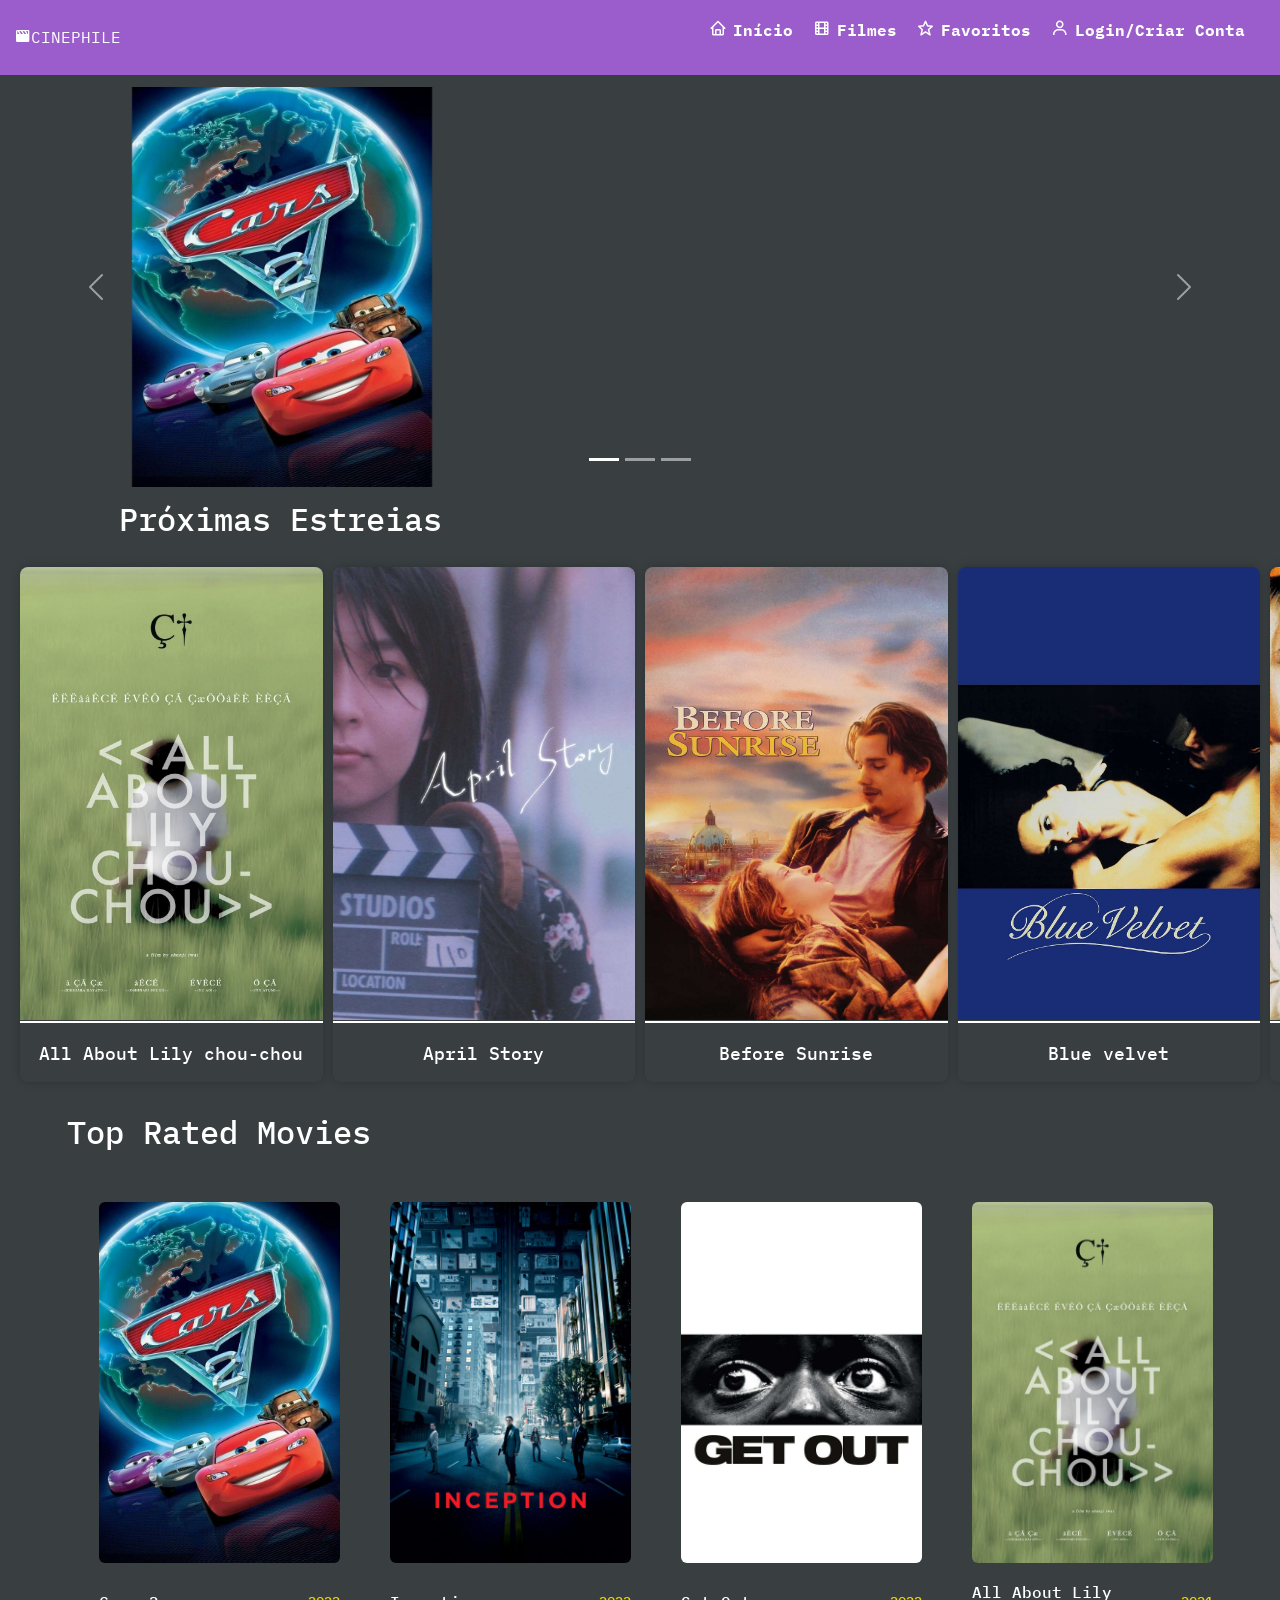
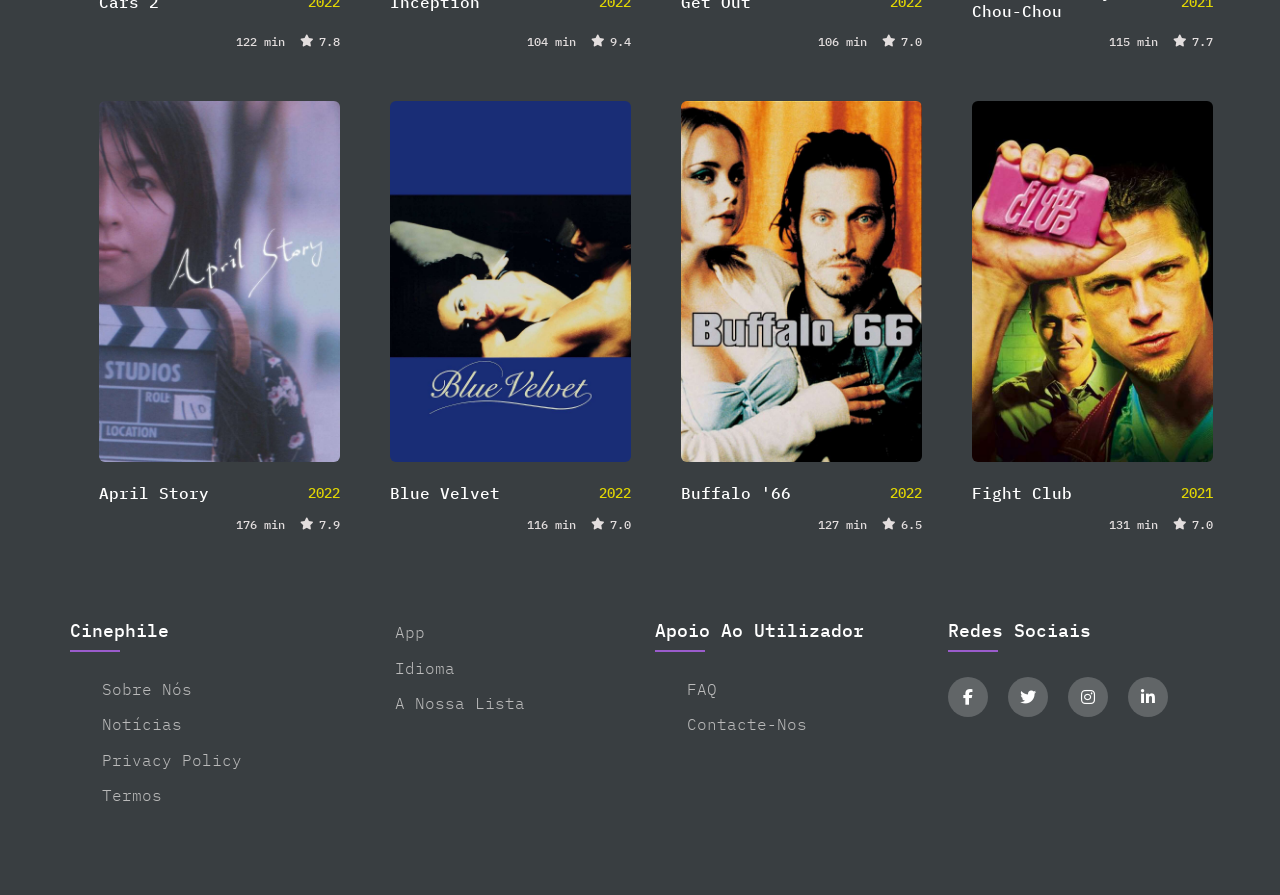
<file: index.html>
<!DOCTYPE html>
<html lang="en">

<head>
  <meta charset="UTF-8">
  <meta name="viewport" content="width=device-width, initial-scale=1.0">
  <link rel="preconnect" href="https://fonts.googleapis.com">
  <link rel="preconnect" href="https://fonts.gstatic.com" crossorigin>
  <link rel="preconnect" href="https://fonts.googleapis.com">
  <link rel="preconnect" href="https://fonts.gstatic.com" crossorigin>
  <link rel="preconnect" href="https://fonts.googleapis.com">
  <link rel="preconnect" href="https://fonts.gstatic.com" crossorigin>
  <link
    href="https://fonts.googleapis.com/css2?family=IBM+Plex+Mono:ital,wght@0,400;0,500;0,600;0,700;1,400;1,500;1,600;1,700&family=Inter&family=Playfair+Display:ital,wght@0,400;0,500;0,600;0,700;0,800;0,900;1,400;1,500;1,600;1,700;1,800;1,900&display=swap"
    rel="stylesheet">
  <link rel="stylesheet" href="./css/styles.css">
  <link href="https://cdn.jsdelivr.net/npm/bootstrap@5.3.2/dist/css/bootstrap.min.css" rel="stylesheet"
    integrity="sha384-T3c6CoIi6uLrA9TneNEoa7RxnatzjcDSCmG1MXxSR1GAsXEV/Dwwykc2MPK8M2HN" crossorigin="anonymous">
  <link rel="stylesheet" type="text/css" href="https://cdn.jsdelivr.net/npm/boxicons@latest/css/boxicons.min.css">
  <link rel="stylesheet" href="./css/navbar.css">
  <link rel="stylesheet" href="./css/styles.css">
  <link rel="stylesheet" href="https://unpkg.com/swiper/swiper-bundle.min.css" />
  <link rel="stylesheet" href="https://cdnjs.cloudflare.com/ajax/libs/font-awesome/6.4.2/css/all.min.css"
    integrity="sha512-z3gLpd7yknf1YoNbCzqRKc4qyor8gaKU1qmn+CShxbuBusANI9QpRohGBreCFkKxLhei6S9CQXFEbbKuqLg0DA=="
    crossorigin="anonymous" referrerpolicy="no-referrer" />
  <title>CINEPHILE</title>
</head>

<body>
  <div class="navbar">
    <div class="logo">
      <i class="bx bxs-movie"></i>CINEPHILE
    </div>
    <ul class="nav-links">
      <li><a href="index.html"><i class='bx bx-home nav_icon'></i>Início</a></li>
      <li><a href="movies.html"><i class='bx bx-film nav_icon'></i>Filmes</a></li>
      <li><a href="favorites.html"><i class='bx bx-star nav_icon'></i>Favoritos</a></li>
      <li><a href="login.html"><i class='bx bx-user nav_icon'></i>Login/Criar Conta</a></li>
    </ul>
    <ul class="nav-links_mobile">
      <li><a href="index.html"><i class='bx bx-home nav_icon'></i></a></li>
      <li><a href="movies.html"><i class='bx bx-film nav_icon'></i></a></li>
      <li><a href="favorites.html"><i class='bx bx-star nav_icon'></i></a></li>
      <li><a href="login.html"><i class='bx bx-user nav_icon'></i></a></li>
  </ul>
  </div>
  <section class="conteudo_principal">
    <div id="carouselExampleCaptions" class="carousel slide">
      <div class="carousel-indicators">
        <button type="button" data-bs-target="#carouselExampleCaptions" data-bs-slide-to="0" class="active"
          aria-current="true" aria-label="Slide 1"></button>
        <button type="button" data-bs-target="#carouselExampleCaptions" data-bs-slide-to="1"
          aria-label="Slide 2"></button>
        <button type="button" data-bs-target="#carouselExampleCaptions" data-bs-slide-to="2"
          aria-label="Slide 3"></button>
      </div>
      <div class="carousel-inner">
        <div class="carousel-item active">
          <div class="d-flex justify-content-center container-fluid">
            <a href="cars2_film.html"><img src="./assets/images/16560-cars-2-0-1000-0-1500-crop.jpg" id="imagem_carrossel" class="img-fluid image-effect" alt=""></a>
            <iframe class="trailer" width="700" height="400"
              src="https://www.youtube.com/embed/oFTfAdauCOo?si=LEjpKPnIq1ZMxPEv" title="YouTube video player"
              frameborder="0"
              allow="accelerometer; autoplay; clipboard-write; encrypted-media; gyroscope; picture-in-picture; web-share"
              allowfullscreen class="mx-auto"></iframe>
          </div>
        </div>
        <div class="carousel-item">
          <div class="d-flex justify-content-center container-fluid">
            <a href="fightclub_film.html"><img src="./assets/images/fightclub.jpg" id="imagem_carrossel" class="img-fluid image-effect" alt=""></a>
            <iframe class="trailer" width="700" height="400"
              src="https://www.youtube.com/embed/BdJKm16Co6M?si=z7RUzcz1egCg-bsq" title="YouTube video player"
              frameborder="0"
              allow="accelerometer; autoplay; clipboard-write; encrypted-media; gyroscope; picture-in-picture; web-share"
              allowfullscreen class="mx-auto"></iframe>
          </div>
        </div>
        <div class="carousel-item ">
          <div class="d-flex justify-content-center container-fluid">
            <a href="parasite_film"><img src="./assets/images/parasite.jpg" id="imagem_carrossel" class="img-fluid image-effect" alt=""></a>
            <iframe class="trailer" width="700" height="400"
              src="https://www.youtube.com/embed/SWSDQfJQhUg?si=YIoAWg7-kqxbiR0l" title="YouTube video player"
              frameborder="0"
              allow="accelerometer; autoplay; clipboard-write; encrypted-media; gyroscope; picture-in-picture; web-share"
              allowfullscreen class="mx-auto"></iframe>
          </div>
        </div>
      </div>
      <button class="carousel-control-prev" type="button" data-bs-target="#carouselExampleCaptions"
        data-bs-slide="prev">
        <span class="carousel-control-prev-icon" aria-hidden="true"></span>
        <span class="visually-hidden">Previous</span>
      </button>
      <button class="carousel-control-next" type="button" data-bs-target="#carouselExampleCaptions"
        data-bs-slide="next">
        <span class="carousel-control-next-icon" aria-hidden="true"></span>
        <span class="visually-hidden">Next</span>
      </button>
    </div>
    <section class="prox_estreias">
      <div class="d-flex flex-row filme-carousel">
        <h2 class="prox_estreias_header">Próximas Estreias</h2>
        <div class="swiper-container">
          <div class="swiper-wrapper">
            <div class="swiper-slide">
              <div class="filme">
                <a href="allaboutlilychou-chou_film.html"><img src="./assets/images/allaboutlilychouchou.jpg" alt="Filme 1"></a>
                <h3>All About Lily chou-chou</h3>
              </div>
            </div>
            <div class="swiper-slide">
              <div class="filme">
                <a href="aprilstory_film.html"><img src="./assets/images/aprilstory.jpg" alt="Filme 2"></a>
                <h3>April Story</h3>
              </div>
            </div>
            <div class="swiper-slide">
              <div class="filme">
                <a href="beforesunrise_fil.html"><img src="./assets/images/beforesunrise.jpg" alt="Filme 3"></a>
                <h3>Before Sunrise</h3>
              </div>
            </div>
            <div class="swiper-slide">
              <div class="filme">
                <a href="bluevelvet_fiml.html"><img src="./assets/images/bluevelvet.jpg" alt="Filme 4"></a>
                <h3>Blue velvet</h3>
              </div>
            </div>
            <div class="swiper-slide">
              <div class="filme">
                <a href="buffalo66_film.html"><img src="./assets/images/buffalo66.jpg" alt="Filme 5"></a>
                <h3>Buffalo '66</h3>
              </div>
            </div>
            <div class="swiper-slide">
              <div class="filme">
                <a href="getout_film.html"><img src="./assets/images/get out.jpg" alt="Filme 6"></a>
                <h3>Get Out</h3>
              </div>
            </div>
            <div class="swiper-slide">
              <div class="filme">
                <a href="inception_film.html"><img src="./assets/images/inception.jpg" alt="Filme 7"></a>
                <h3>Inception</h3>
              </div>
            </div>
            <div class="swiper-slide">
              <div class="filme">
                <a href="fightclub_film.html"><img src="./assets/images/fightclub.jpg" alt="Filme 8"></a>
                <h3>Fight Club</h3>
              </div>
            </div>
          </div>
        </div>
      </div>
    </section>
    <section class="top-rated">
      <div class="container">
        <h2 class="h2 section-title">Top Rated Movies</h2>
        
        <ul class="movies-list">
          <li>
            <div class="movie-card">
              <a href="cars2_film.html">
                <figure class="card-banner">
                  <img src="assets/images/16560-cars-2-0-1000-0-1500-crop.jpg" alt="">
                </figure>
              </a>
              <div class="title-wrapper">
                <a href="cars2_film.html">
                  <h3 class="card-title">Cars 2</h3>
                </a>
                <time datetime="2022">2022</time>
              </div>
              <div class="card-meta">
                <div class="duration">
                  <ion-icon name="time-outline"></ion-icon>
                  <time datetime="PT122M">122 min</time>
                </div>
                <div class="rating">
                  <i class="fa-solid fa-star"></i>
                  <data>7.8</data>
                </div>
              </div>
            </div>
          </li>
          <li>
            <div class="movie-card">
              <a href="inception_film.html">
                <figure class="card-banner">
                  <img src="assets/images/inception.jpg" alt="">
                </figure>
              </a>
              <div class="title-wrapper">
                <a href="inception_film.html">
                  <h3 class="card-title">Inception</h3>
                </a>
                <time datetime="2022">2022</time>
              </div>
              <div class="card-meta">
                <div class="duration">
                  <ion-icon name="time-outline"></ion-icon>
                  <time datetime="PT104M">104 min</time>
                </div>
                <div class="rating">
                  <i class="fa-solid fa-star"></i>
                  <data>9.4</data>
                </div>
              </div>
            </div>
          </li>
          <li>
            <div class="movie-card">
              <a href="getout_film.html">
                <figure class="card-banner">
                  <img src="assets/images/get out.jpg" alt="">
                </figure>
              </a>
              <div class="title-wrapper">
                <a href="">
                  <h3 class="card-title">Get Out</h3>
                </a>
                <time datetime="2022">2022</time>
              </div>
              <div class="card-meta">
                <div class="duration">
                  <ion-icon name="time-outline"></ion-icon>
                  <time datetime="PT106M">106 min</time>
                </div>
                <div class="rating">
                  <i class="fa-solid fa-star"></i>
                  <data>7.0</data>
                </div>
              </div>
            </div>
          </li>
          <li>
            <div class="movie-card">
              <a href="allaboutlilychou-chou_film.html">
                <figure class="card-banner">
                  <img src="assets/images/allaboutlilychouchou.jpg" alt="">
                </figure>
              </a>
              <div class="title-wrapper">
                <a href="./movie-details.html">
                  <h3 class="card-title">All About Lily Chou-Chou</h3>
                </a>
                <time datetime="2021">2021</time>
              </div>
              <div class="card-meta">
                <div class="duration">
                  <ion-icon name="time-outline"></ion-icon>
                  <time datetime="PT115M">115 min</time>
                </div>
                <div class="rating">
                  <i class="fa-solid fa-star"></i>
                  <data>7.7</data>
                </div>
              </div>
            </div>
          </li>
          <li>
            <div class="movie-card">
              <a href="aprilstory_film.html">
                <figure class="card-banner">
                  <img src="assets/images/aprilstory.jpg" alt="">
                </figure>
              </a>
              <div class="title-wrapper">
                <a href="">
                  <h3 class="card-title">April Story</h3>
                </a>
                <time datetime="2022">2022</time>
              </div>
              <div class="card-meta">
                <div class="duration">
                  <ion-icon name="time-outline"></ion-icon>
                  <time datetime="PT176M">176 min</time>
                </div>
                <div class="rating">
                  <i class="fa-solid fa-star"></i>
                  <data>7.9</data>
                </div>
              </div>
            </div>
          </li>
          <li>
            <div class="movie-card">
              <a href="bluevelvet_film.html">
                <figure class="card-banner">
                  <img src="assets/images/bluevelvet.jpg" alt="">
                </figure>
              </a>
              <div class="title-wrapper">
                <a href="">
                  <h3 class="card-title">Blue Velvet</h3>
                </a>
                <time datetime="2022">2022</time>
              </div>
              <div class="card-meta">
                <div class="duration">
                  <ion-icon name="time-outline"></ion-icon>
                  <time datetime="PT116M">116 min</time>
                </div>
                <div class="rating">
                  <i class="fa-solid fa-star"></i>
                  <data>7.0</data>
                </div>
              </div>
            </div>
          </li>
          <li>
            <div class="movie-card">
              <a href="buffalo66_film.html">
                <figure class="card-banner">
                  <img src="assets/images/buffalo66.jpg" alt="">
                </figure>
              </a>
              <div class="title-wrapper">
                <a href="">
                  <h3 class="card-title">Buffalo '66</h3>
                </a>
                <time datetime="2022">2022</time>
              </div>
              <div class="card-meta">
                <div class="duration">
                  <ion-icon name="time-outline"></ion-icon>
                  <time datetime="PT127M">127 min</time>
                </div>
                <div class="rating">
                  <i class="fa-solid fa-star"></i>
                  <data>6.5</data>
                </div>
              </div>
            </div>
          </li>
          <li>
            <div class="movie-card">
              <a href="fightclub_film.html">
                <figure class="card-banner">
                  <img src="assets/images/fightclub.jpg" alt="">
                </figure>
              </a>
              <div class="title-wrapper">
                <a href="fightclub_film.html">
                  <h3 class="card-title">Fight Club</h3>
                </a>
                <time datetime="2021">2021</time>
              </div>
              <div class="card-meta">
                <div class="duration">
                  <ion-icon name="time-outline"></ion-icon>
                  <time datetime="PT131M">131 min</time>
                </div>
                <div class="rating">
                  <i class="fa-solid fa-star"></i>
                  <data>7.0</data>
                </div>
              </div>
            </div>
          </li>
        </ul>
      </div>
    </section>

  </section>
  <footer class="footer">
    <div class="container">
      <div class="row">
        <div class="footer-col">
          <h4>Cinephile</h4>
          <ul>
            <li><a href="#">Sobre Nós</a></li>
            <li><a href="#">Notícias</a></li>
            <li><a href="#">Privacy Policy</a></li>
            <li><a href="#">Termos</a></li>
          </ul>
        </div>
        <div class="footer-col">
          <ul>
            <li><a href="#">App</a></li>
            <li><a href="#">Idioma</a></li>
            <li><a href="#">A Nossa Lista</a></li>
          </ul>
        </div>
        <div class="footer-col">
          <h4>Apoio ao Utilizador</h4>
          <ul>
            <li><a href="#">FAQ</a></li>
            <li><a href="#">Contacte-nos</a></li>
          </ul>
        </div>
        <div class="footer-col">
          <h4>Redes Sociais</h4>
          <div class="social-links">
            <a href="#"><i class="fab fa-facebook-f"></i></a>
            <a href="#"><i class="fab fa-twitter"></i></a>
            <a href="#"><i class="fab fa-instagram"></i></a>
            <a href="#"><i class="fab fa-linkedin-in"></i></a>
          </div>
        </div>
      </div>
    </div>
  </footer>
  <script src="https://unpkg.com/swiper/swiper-bundle.min.js"></script>
  <script src="https://cdn.jsdelivr.net/npm/@popperjs/core@2.11.8/dist/umd/popper.min.js"
    integrity="sha384-I7E8VVD/ismYTF4hNIPjVp/Zjvgyol6VFvRkX/vR+Vc4jQkC+hVqc2pM8ODewa9r" crossorigin="anonymous">
  </script>
  <script src="https://cdn.jsdelivr.net/npm/bootstrap@5.3.2/dist/js/bootstrap.min.js"
    integrity="sha384-BBtl+eGJRgqQAUMxJ7pMwbEyER4l1g+O15P+16Ep7Q9Q+zqX6gSbd85u4mG4QzX+" crossorigin="anonymous">
  </script>
  <script src="./js/index.js"></script>
</body>

</html>
</file>
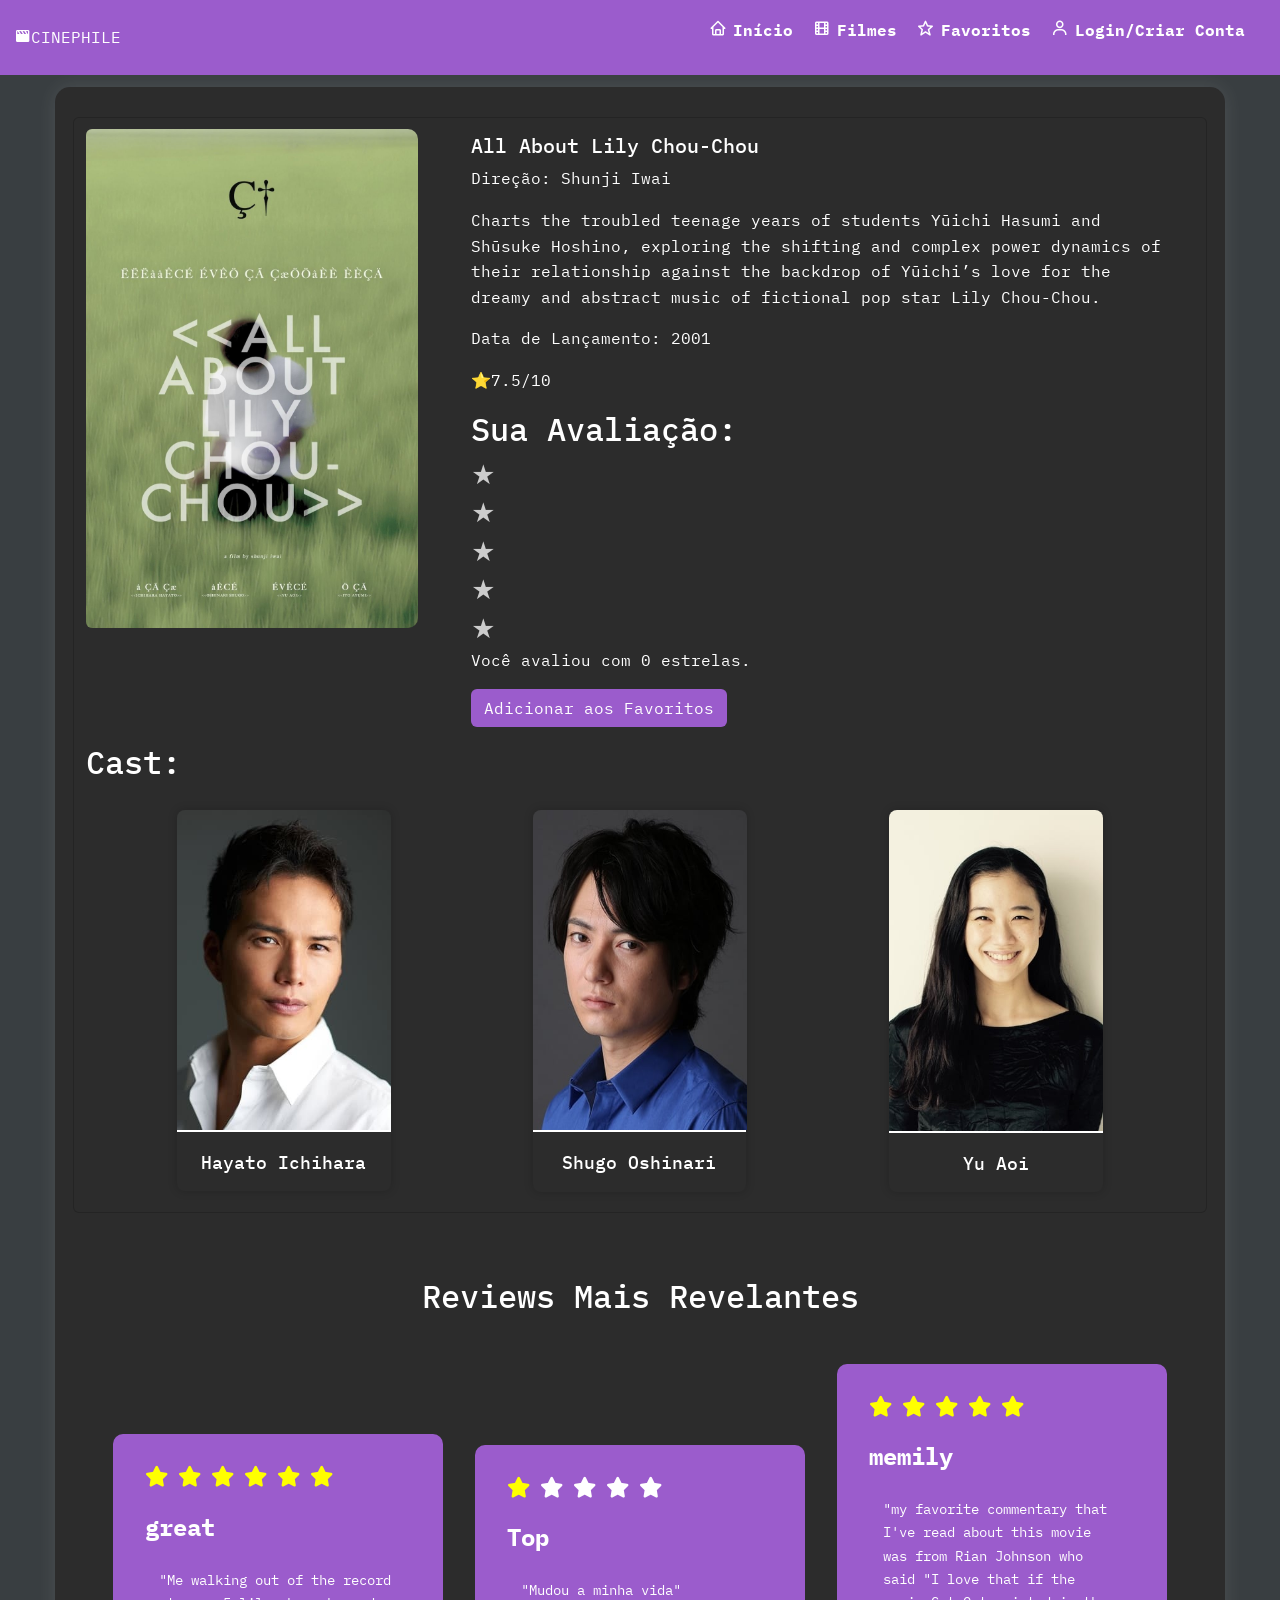
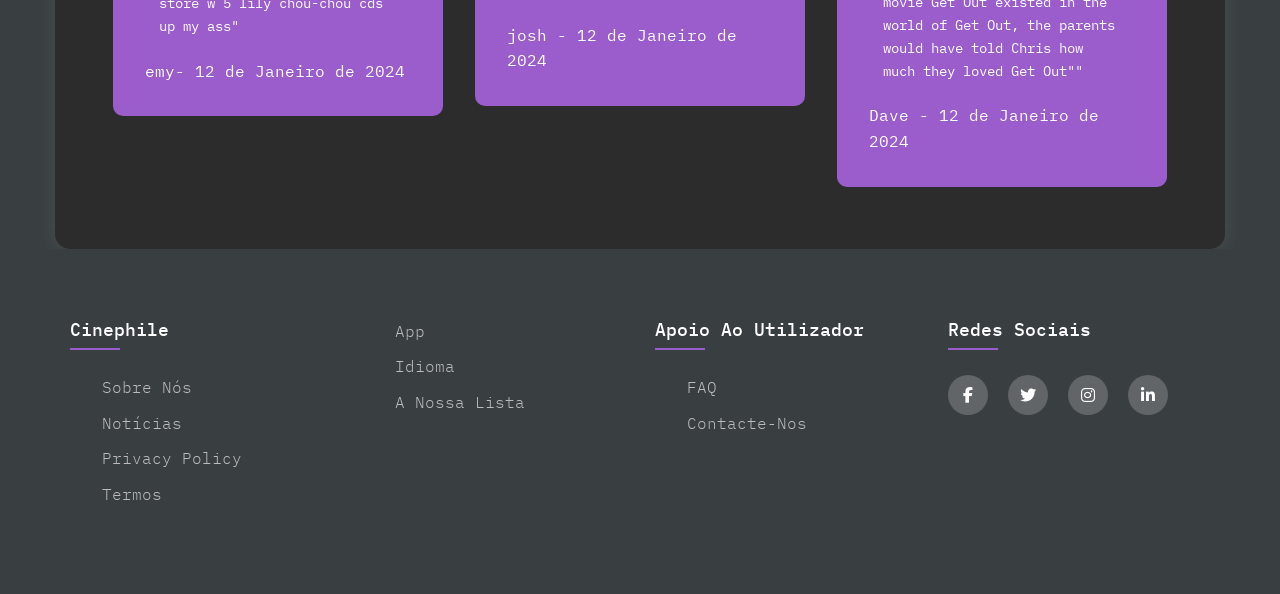
<file: allaboutlilychou-chou_film.html>
<!DOCTYPE html>
<html lang="en">

<head>
    <meta charset="UTF-8">
    <meta name="viewport" content="width=device-width, initial-scale=1.0">
    <link rel="preconnect" href="https://fonts.googleapis.com">
    <link rel="preconnect" href="https://fonts.gstatic.com" crossorigin>
    <link rel="preconnect" href="https://fonts.googleapis.com">
    <link rel="preconnect" href="https://fonts.gstatic.com" crossorigin>
    <link rel="preconnect" href="https://fonts.googleapis.com">
    <link rel="preconnect" href="https://fonts.gstatic.com" crossorigin>
    <link
        href="https://fonts.googleapis.com/css2?family=IBM+Plex+Mono:ital,wght@0,400;0,500;0,600;0,700;1,400;1,500;1,600;1,700&family=Inter&family=Playfair+Display:ital,wght@0,400;0,500;0,600;0,700;0,800;0,900;1,400;1,500;1,600;1,700;1,800;1,900&display=swap"
        rel="stylesheet">
    <link rel="stylesheet" href="./css/styles.css">
    <link href="https://cdn.jsdelivr.net/npm/bootstrap@5.3.2/dist/css/bootstrap.min.css" rel="stylesheet"
        integrity="sha384-T3c6CoIi6uLrA9TneNEoa7RxnatzjcDSCmG1MXxSR1GAsXEV/Dwwykc2MPK8M2HN" crossorigin="anonymous">
    <link rel="stylesheet" type="text/css" href="https://cdn.jsdelivr.net/npm/boxicons@latest/css/boxicons.min.css">
    <link rel="stylesheet" href="./css/navbar.css">
    <link rel="stylesheet" href="./css/film.css">
    <link rel="stylesheet" href="./css/styles.css">
    <link rel="stylesheet" href="js/film.js">
    <link rel="stylesheet" href="https://unpkg.com/swiper/swiper-bundle.min.css" />
    <link rel="stylesheet" href="https://cdnjs.cloudflare.com/ajax/libs/font-awesome/6.4.2/css/all.min.css"
        integrity="sha512-z3gLpd7yknf1YoNbCzqRKc4qyor8gaKU1qmn+CShxbuBusANI9QpRohGBreCFkKxLhei6S9CQXFEbbKuqLg0DA=="
        crossorigin="anonymous" referrerpolicy="no-referrer" />
    <title>All About Lily Chou-Chou</title>
</head>

<body>
    <div class="navbar">
        <div class="logo">
            <i class="bx bxs-movie"></i>CINEPHILE
        </div>
        <ul class="nav-links">
            <li><a href="index.html"><i class='bx bx-home nav_icon'></i>Início</a></li>
            <li><a href="movies.html"><i class='bx bx-film nav_icon'></i>Filmes</a></li>
            <li><a href="favorites.html"><i class='bx bx-star nav_icon'></i>Favoritos</a></li>
            <li><a href="login.html"><i class='bx bx-user nav_icon'></i>Login/Criar Conta</a></li>
        </ul>
        <ul class="nav-links_mobile">
            <li><a href="index.html"><i class='bx bx-home nav_icon'></i></a></li>
            <li><a href="movies.html"><i class='bx bx-film nav_icon'></i></a></li>
            <li><a href="favorites.html"><i class='bx bx-star nav_icon'></i></a></li>
            <li><a href="login.html"><i class='bx bx-user nav_icon'></i></a></li>
        </ul>
    </div>
    <div class="container movie-details left-box">
        <div class="row">
            <div class="card mb-3 film">
                <div class="row g-0">
                    <div class="col-md-4">
                        <img src="assets/images/allaboutlilychouchou.jpg" class="img-fluid rounded-start movie-img"
                            alt="">
                    </div>
                    <div class="col-md-8">
                        <div class="card-body">
                            <h5 class="card-title">All About Lily Chou-Chou</h5>
                            <p class="card-text">Direção: Shunji Iwai</p>
                            <p class="card-text">Charts the troubled teenage years of students Yūichi Hasumi and Shūsuke
                                Hoshino, exploring the shifting and complex power dynamics of their relationship against
                                the backdrop of Yūichi’s love for the dreamy and abstract music of fictional pop star
                                Lily Chou-Chou.

                            </p>
                            <p class="card-text">Data de Lançamento: 2001</p>
                            <p class="card-text">⭐7.5/10</p>
                            <div class="review-section">
                                <h2>Sua Avaliação:</h2>
                                <div class="stars" id="star-rating">
                                    <span class="star" data-value="1">&#9733;</span>
                                    <span class="star" data-value="2">&#9733;</span>
                                    <span class="star" data-value="3">&#9733;</span>
                                    <span class="star" data-value="4">&#9733;</span>
                                    <span class="star" data-value="5">&#9733;</span>
                                </div>
                                <p id="selected-rating">Nenhuma avaliação selecionada.</p>
                            </div>
                            <div id="review-form" style="display: none;">
                                <h2>Deixe sua Avaliação</h2>
                                <label for="review-title">Título:</label>
                                <input type="text" id="review-title" required>
                            
                                <label for="review-text">Crítica:</label>
                                <textarea id="review-text" rows="4" required></textarea>
                            
                                <button id="submit-review-btn" class="btn">Enviar Avaliação</button>
                            </div>
                            <button class="btn">Adicionar aos Favoritos</button>
                        </div>
                    </div>
                </div>
                <h2>Cast:</h2>
                <div class="swiper-container">
                    <div class="swiper-wrapper">
                        <div class="swiper-slide ">
                            <div class="filme">
                                <img src="assets/images/hayato ichihara.jpg" alt="Filme 1" class="img-fluid">
                                <h3>Hayato Ichihara</h3>
                            </div>
                        </div>
                        <div class="swiper-slide">
                            <div class="filme">
                                <img src="assets/images/Shugo Oshinari.jpg" alt="Filme 2" class="img-fluid">
                                <h3>Shugo Oshinari</h3>
                            </div>
                        </div>
                        <div class="swiper-slide">
                            <div class="filme">
                                <img src="assets/images/Yu Aoi.jpg" alt="Filme 3" class="img-fluid">
                                <h3>Yu Aoi</h3>
                            </div>
                        </div>

                    </div>

                </div>

            </div>
        </div>
        <div class="reviewBottomSection">
            <h1>Reviews Mais Revelantes</h1>
            <div class="commentContainer">
                <div class="eachComment">
                    <div class="fiveStars">
                        <i class="fa-solid fa-star rate"></i>
                        <i class="fa-solid fa-star rate"></i>
                        <i class="fa-solid fa-star rate"></i>
                        <i class="fa-solid fa-star rate"></i>
                        <i class="fa-solid fa-star rate"></i>
                        <i class="fa-solid fa-star rate"></i>


                    </div>
                    <div class="subject">great</div>
                    <div class="message">Me walking out of the record store w 5 lily chou-chou cds up my ass</div>
                    <div class="user">emy- 12 de Janeiro de 2024</div>
                </div>


                <div class="eachComment">
                    <div class="fiveStars">
                        <i class="fa-solid fa-star rate"></i>
                        <i class="fa-solid fa-star unrate"></i>
                        <i class="fa-solid fa-star unrate"></i>
                        <i class="fa-solid fa-star unrate"></i>
                        <i class="fa-solid fa-star unrate"></i>

                    </div>
                    <div class="subject">Top</div>
                    <div class="message">Mudou a minha vida</div>
                    <div class="user"> josh - 12 de Janeiro de 2024</div>
                </div>

                <div class="eachComment">
                    <div class="fiveStars">
                        <i class="fa-solid fa-star rate"></i>
                        <i class="fa-solid fa-star rate"></i>
                        <i class="fa-solid fa-star rate"></i>
                        <i class="fa-solid fa-star rate"></i>
                        <i class="fa-solid fa-star rate"></i>

                    </div>
                    <div class="subject">memily</div>
                    <div class="message">my favorite commentary that I've read about this movie was from Rian Johnson
                        who said "I love that if the movie Get Out existed in the world of Get Out, the parents would
                        have told Chris how much they loved Get Out"</div>
                    <div class="user">Dave - 12 de Janeiro de 2024</div>
                </div>

            </div>
        </div>
    </div>
    <footer class="footer">
        <div class="container">
            <div class="row">
                <div class="footer-col">
                    <h4>Cinephile</h4>
                    <ul>
                        <li><a href="#">Sobre Nós</a></li>
                        <li><a href="#">Notícias</a></li>
                        <li><a href="#">Privacy Policy</a></li>
                        <li><a href="#">Termos</a></li>
                    </ul>
                </div>
                <div class="footer-col">
                    <ul>
                        <li><a href="#">App</a></li>
                        <li><a href="#">Idioma</a></li>
                        <li><a href="#">A Nossa Lista</a></li>
                    </ul>
                </div>
                <div class="footer-col">
                    <h4>Apoio ao Utilizador</h4>
                    <ul>
                        <li><a href="#">FAQ</a></li>
                        <li><a href="#">Contacte-nos</a></li>
                    </ul>
                </div>
                <div class="footer-col">
                    <h4>Redes Sociais</h4>
                    <div class="social-links">
                        <a href="#"><i class="fab fa-facebook-f"></i></a>
                        <a href="#"><i class="fab fa-twitter"></i></a>
                        <a href="#"><i class="fab fa-instagram"></i></a>
                        <a href="#"><i class="fab fa-linkedin-in"></i></a>
                    </div>
                </div>
            </div>
        </div>
    </footer>
    <script src="https://unpkg.com/swiper/swiper-bundle.min.js"></script>
    <script src="./js/film.js"></script>
</body>

</html>
</file>
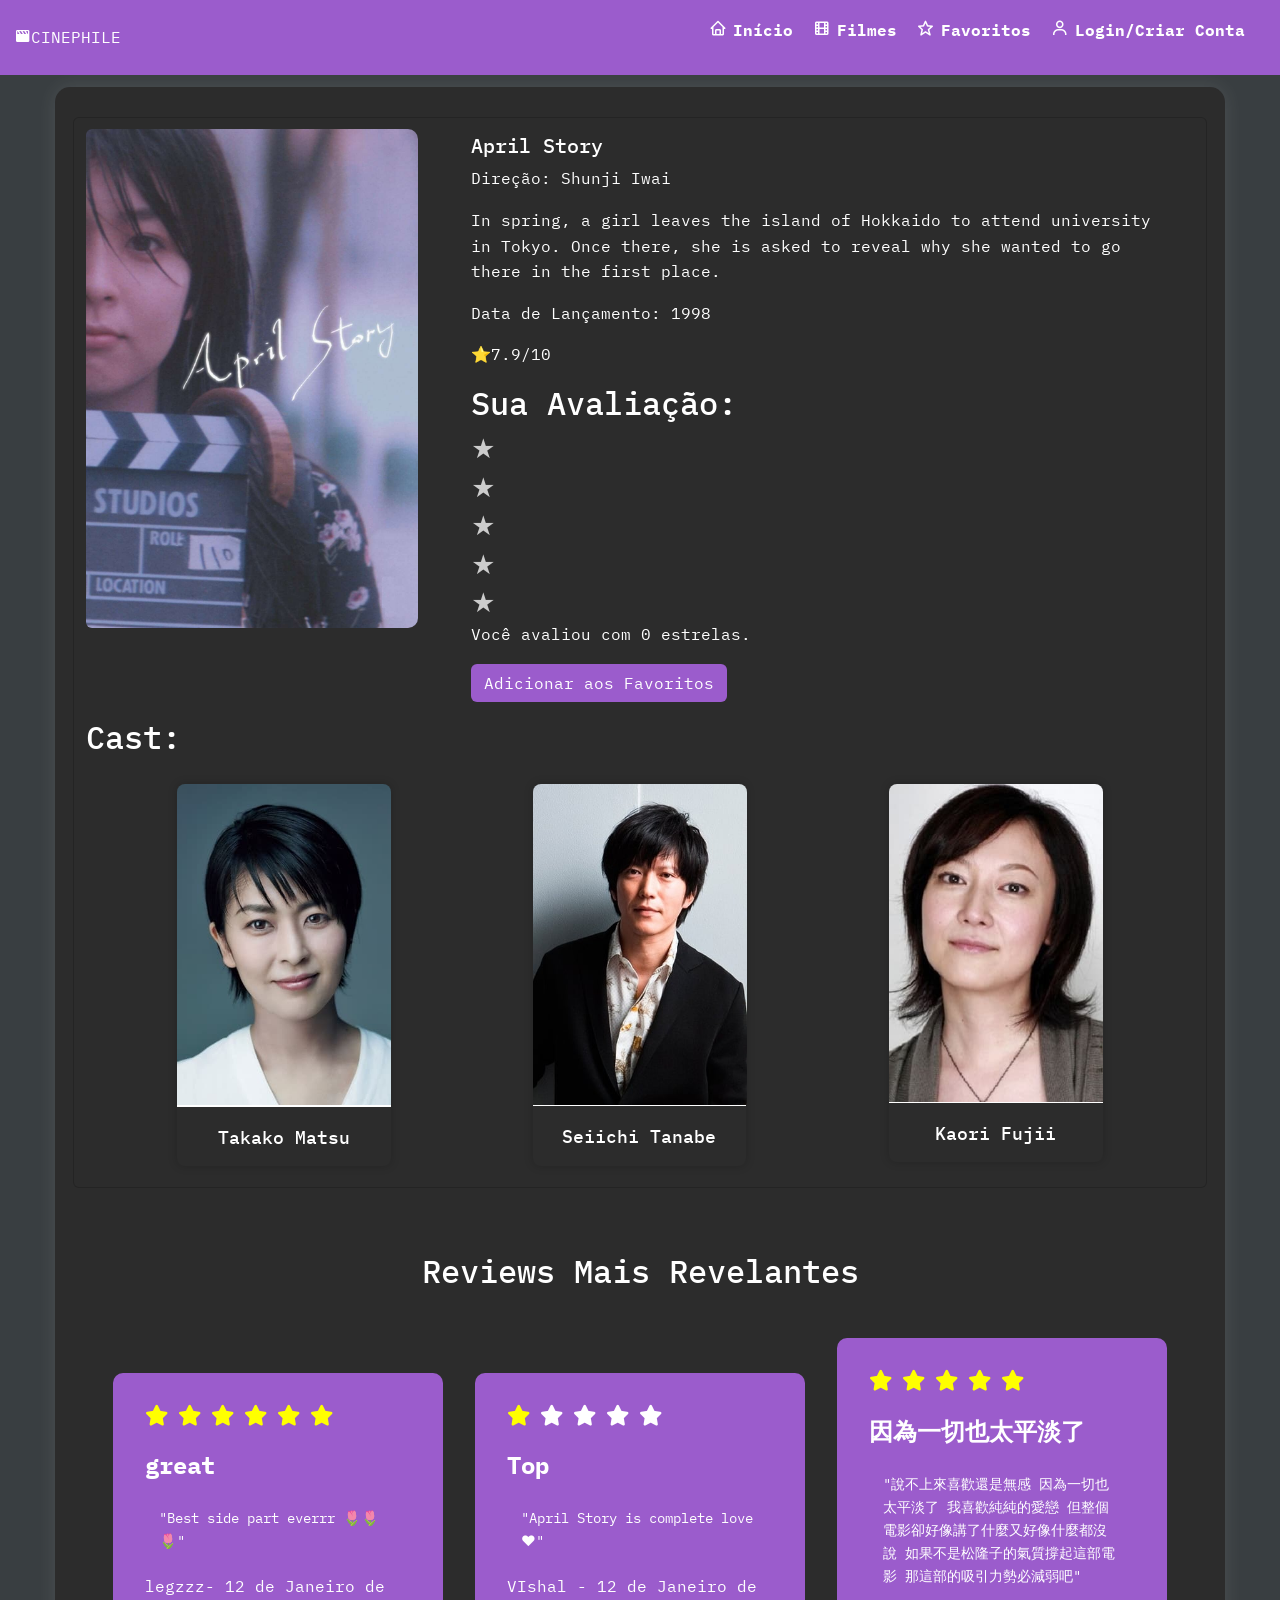
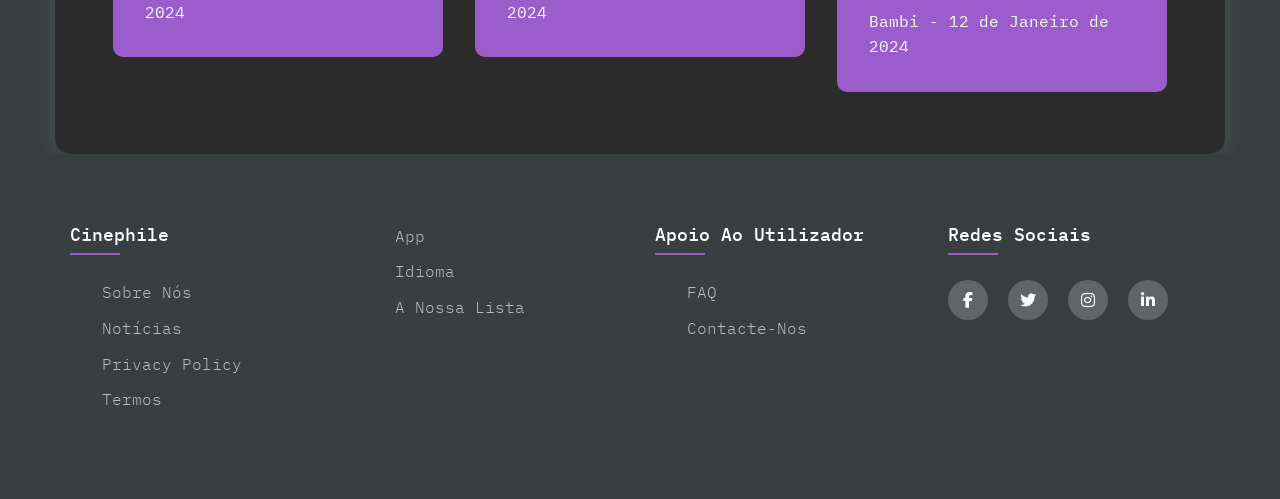
<file: aprilstory_film.html>
<!DOCTYPE html>
<html lang="en">

<head>
    <meta charset="UTF-8">
    <meta name="viewport" content="width=device-width, initial-scale=1.0">
    <link rel="preconnect" href="https://fonts.googleapis.com">
    <link rel="preconnect" href="https://fonts.gstatic.com" crossorigin>
    <link rel="preconnect" href="https://fonts.googleapis.com">
    <link rel="preconnect" href="https://fonts.gstatic.com" crossorigin>
    <link rel="preconnect" href="https://fonts.googleapis.com">
    <link rel="preconnect" href="https://fonts.gstatic.com" crossorigin>
    <link
        href="https://fonts.googleapis.com/css2?family=IBM+Plex+Mono:ital,wght@0,400;0,500;0,600;0,700;1,400;1,500;1,600;1,700&family=Inter&family=Playfair+Display:ital,wght@0,400;0,500;0,600;0,700;0,800;0,900;1,400;1,500;1,600;1,700;1,800;1,900&display=swap"
        rel="stylesheet">
    <link rel="stylesheet" href="./css/styles.css">
    <link href="https://cdn.jsdelivr.net/npm/bootstrap@5.3.2/dist/css/bootstrap.min.css" rel="stylesheet"
        integrity="sha384-T3c6CoIi6uLrA9TneNEoa7RxnatzjcDSCmG1MXxSR1GAsXEV/Dwwykc2MPK8M2HN" crossorigin="anonymous">
    <link rel="stylesheet" type="text/css" href="https://cdn.jsdelivr.net/npm/boxicons@latest/css/boxicons.min.css">
    <link rel="stylesheet" href="./css/navbar.css">
    <link rel="stylesheet" href="./css/film.css">
    <link rel="stylesheet" href="./css/styles.css">
    <link rel="stylesheet" href="js/film.js">
    <link rel="stylesheet" href="https://unpkg.com/swiper/swiper-bundle.min.css" />
    <link rel="stylesheet" href="https://cdnjs.cloudflare.com/ajax/libs/font-awesome/6.4.2/css/all.min.css"
        integrity="sha512-z3gLpd7yknf1YoNbCzqRKc4qyor8gaKU1qmn+CShxbuBusANI9QpRohGBreCFkKxLhei6S9CQXFEbbKuqLg0DA=="
        crossorigin="anonymous" referrerpolicy="no-referrer" />
    <title>April Story</title>
</head>

<body>
    <div class="navbar">
        <div class="logo">
            <i class="bx bxs-movie"></i>CINEPHILE
        </div>
        <ul class="nav-links">
            <li><a href="index.html"><i class='bx bx-home nav_icon'></i>Início</a></li>
            <li><a href="movies.html"><i class='bx bx-film nav_icon'></i>Filmes</a></li>
            <li><a href="favorites.html"><i class='bx bx-star nav_icon'></i>Favoritos</a></li>
            <li><a href="login.html"><i class='bx bx-user nav_icon'></i>Login/Criar Conta</a></li>
        </ul>
        <ul class="nav-links_mobile">
            <li><a href="index.html"><i class='bx bx-home nav_icon'></i></a></li>
            <li><a href="movies.html"><i class='bx bx-film nav_icon'></i></a></li>
            <li><a href="favorites.html"><i class='bx bx-star nav_icon'></i></a></li>
            <li><a href="login.html"><i class='bx bx-user nav_icon'></i></a></li>
        </ul>
    </div>
    <div class="container movie-details left-box">
        <div class="row">
            <div class="card mb-3 film">
                <div class="row g-0">
                    <div class="col-md-4">
                        <img src="assets/images/aprilstory.jpg" class="img-fluid rounded-start movie-img" alt="">
                    </div>
                    <div class="col-md-8">
                        <div class="card-body">
                            <h5 class="card-title">April Story</h5>
                            <p class="card-text">Direção: Shunji Iwai</p>
                            <p class="card-text">In spring, a girl leaves the island of Hokkaido to attend university in
                                Tokyo. Once there, she is asked to reveal why she wanted to go there in the first place.

                            </p>
                            <p class="card-text">Data de Lançamento: 1998</p>
                            <p class="card-text">⭐7.9/10</p>
                            <div class="review-section">
                                <h2>Sua Avaliação:</h2>
                                <div class="stars" id="star-rating">
                                    <span class="star" data-value="1">&#9733;</span>
                                    <span class="star" data-value="2">&#9733;</span>
                                    <span class="star" data-value="3">&#9733;</span>
                                    <span class="star" data-value="4">&#9733;</span>
                                    <span class="star" data-value="5">&#9733;</span>
                                </div>
                                <p id="selected-rating">Nenhuma avaliação selecionada.</p>
                            </div>
                            <div id="review-form" style="display: none;">
                                <h2>Deixe sua Avaliação</h2>
                                <label for="review-title">Título:</label>
                                <input type="text" id="review-title" required>
                            
                                <label for="review-text">Crítica:</label>
                                <textarea id="review-text" rows="4" required></textarea>
                            
                                <button id="submit-review-btn" class="btn">Enviar Avaliação</button>
                            </div>
                            <button class="btn">Adicionar aos Favoritos</button>
                        </div>
                    </div>
                </div>
                <h2>Cast:</h2>
                <div class="swiper-container">
                    <div class="swiper-wrapper">
                        <div class="swiper-slide ">
                            <div class="filme">
                                <img src="assets/images/Takako matsu.jpg" alt="Filme 1" class="img-fluid">
                                <h3>Takako Matsu</h3>
                            </div>
                        </div>
                        <div class="swiper-slide">
                            <div class="filme">
                                <img src="assets/images/Seiichi Tanabe.jpg" alt="Filme 2" class="img-fluid">
                                <h3>Seiichi Tanabe</h3>
                            </div>
                        </div>
                        <div class="swiper-slide">
                            <div class="filme">
                                <img src="assets/images/Kaori Fujii.jpg" alt="Filme 3" class="img-fluid">
                                <h3>Kaori Fujii</h3>
                            </div>
                        </div>

                    </div>

                </div>

            </div>
        </div>
        <div class="reviewBottomSection">
            <h1>Reviews Mais Revelantes</h1>
            <div class="commentContainer">
                <div class="eachComment">
                    <div class="fiveStars">
                        <i class="fa-solid fa-star rate"></i>
                        <i class="fa-solid fa-star rate"></i>
                        <i class="fa-solid fa-star rate"></i>
                        <i class="fa-solid fa-star rate"></i>
                        <i class="fa-solid fa-star rate"></i>
                        <i class="fa-solid fa-star rate"></i>


                    </div>
                    <div class="subject">great</div>
                    <div class="message">Best side part everrr 🌷🌷🌷</div>
                    <div class="user">legzzz- 12 de Janeiro de 2024</div>
                </div>


                <div class="eachComment">
                    <div class="fiveStars">
                        <i class="fa-solid fa-star rate"></i>
                        <i class="fa-solid fa-star unrate"></i>
                        <i class="fa-solid fa-star unrate"></i>
                        <i class="fa-solid fa-star unrate"></i>
                        <i class="fa-solid fa-star unrate"></i>

                    </div>
                    <div class="subject">Top</div>
                    <div class="message">April Story is complete love ❤️</div>
                    <div class="user"> VIshal - 12 de Janeiro de 2024</div>
                </div>

                <div class="eachComment">
                    <div class="fiveStars">
                        <i class="fa-solid fa-star rate"></i>
                        <i class="fa-solid fa-star rate"></i>
                        <i class="fa-solid fa-star rate"></i>
                        <i class="fa-solid fa-star rate"></i>
                        <i class="fa-solid fa-star rate"></i>

                    </div>
                    <div class="subject">因為一切也太平淡了</div>
                    <div class="message">說不上來喜歡還是無感 因為一切也太平淡了 我喜歡純純的愛戀 但整個電影卻好像講了什麼又好像什麼都沒說 如果不是松隆子的氣質撐起這部電影
                        那這部的吸引力勢必減弱吧</div>
                    <div class="user">Bambi - 12 de Janeiro de 2024</div>
                </div>

            </div>
        </div>
    </div>
    <footer class="footer">
        <div class="container">
            <div class="row">
                <div class="footer-col">
                    <h4>Cinephile</h4>
                    <ul>
                        <li><a href="#">Sobre Nós</a></li>
                        <li><a href="#">Notícias</a></li>
                        <li><a href="#">Privacy Policy</a></li>
                        <li><a href="#">Termos</a></li>
                    </ul>
                </div>
                <div class="footer-col">
                    <ul>
                        <li><a href="#">App</a></li>
                        <li><a href="#">Idioma</a></li>
                        <li><a href="#">A Nossa Lista</a></li>
                    </ul>
                </div>
                <div class="footer-col">
                    <h4>Apoio ao Utilizador</h4>
                    <ul>
                        <li><a href="#">FAQ</a></li>
                        <li><a href="#">Contacte-nos</a></li>
                    </ul>
                </div>
                <div class="footer-col">
                    <h4>Redes Sociais</h4>
                    <div class="social-links">
                        <a href="#"><i class="fab fa-facebook-f"></i></a>
                        <a href="#"><i class="fab fa-twitter"></i></a>
                        <a href="#"><i class="fab fa-instagram"></i></a>
                        <a href="#"><i class="fab fa-linkedin-in"></i></a>
                    </div>
                </div>
            </div>
        </div>
    </footer>
    <script src="https://unpkg.com/swiper/swiper-bundle.min.js"></script>
    <script src="./js/film.js"></script>
</body>

</html>
</file>
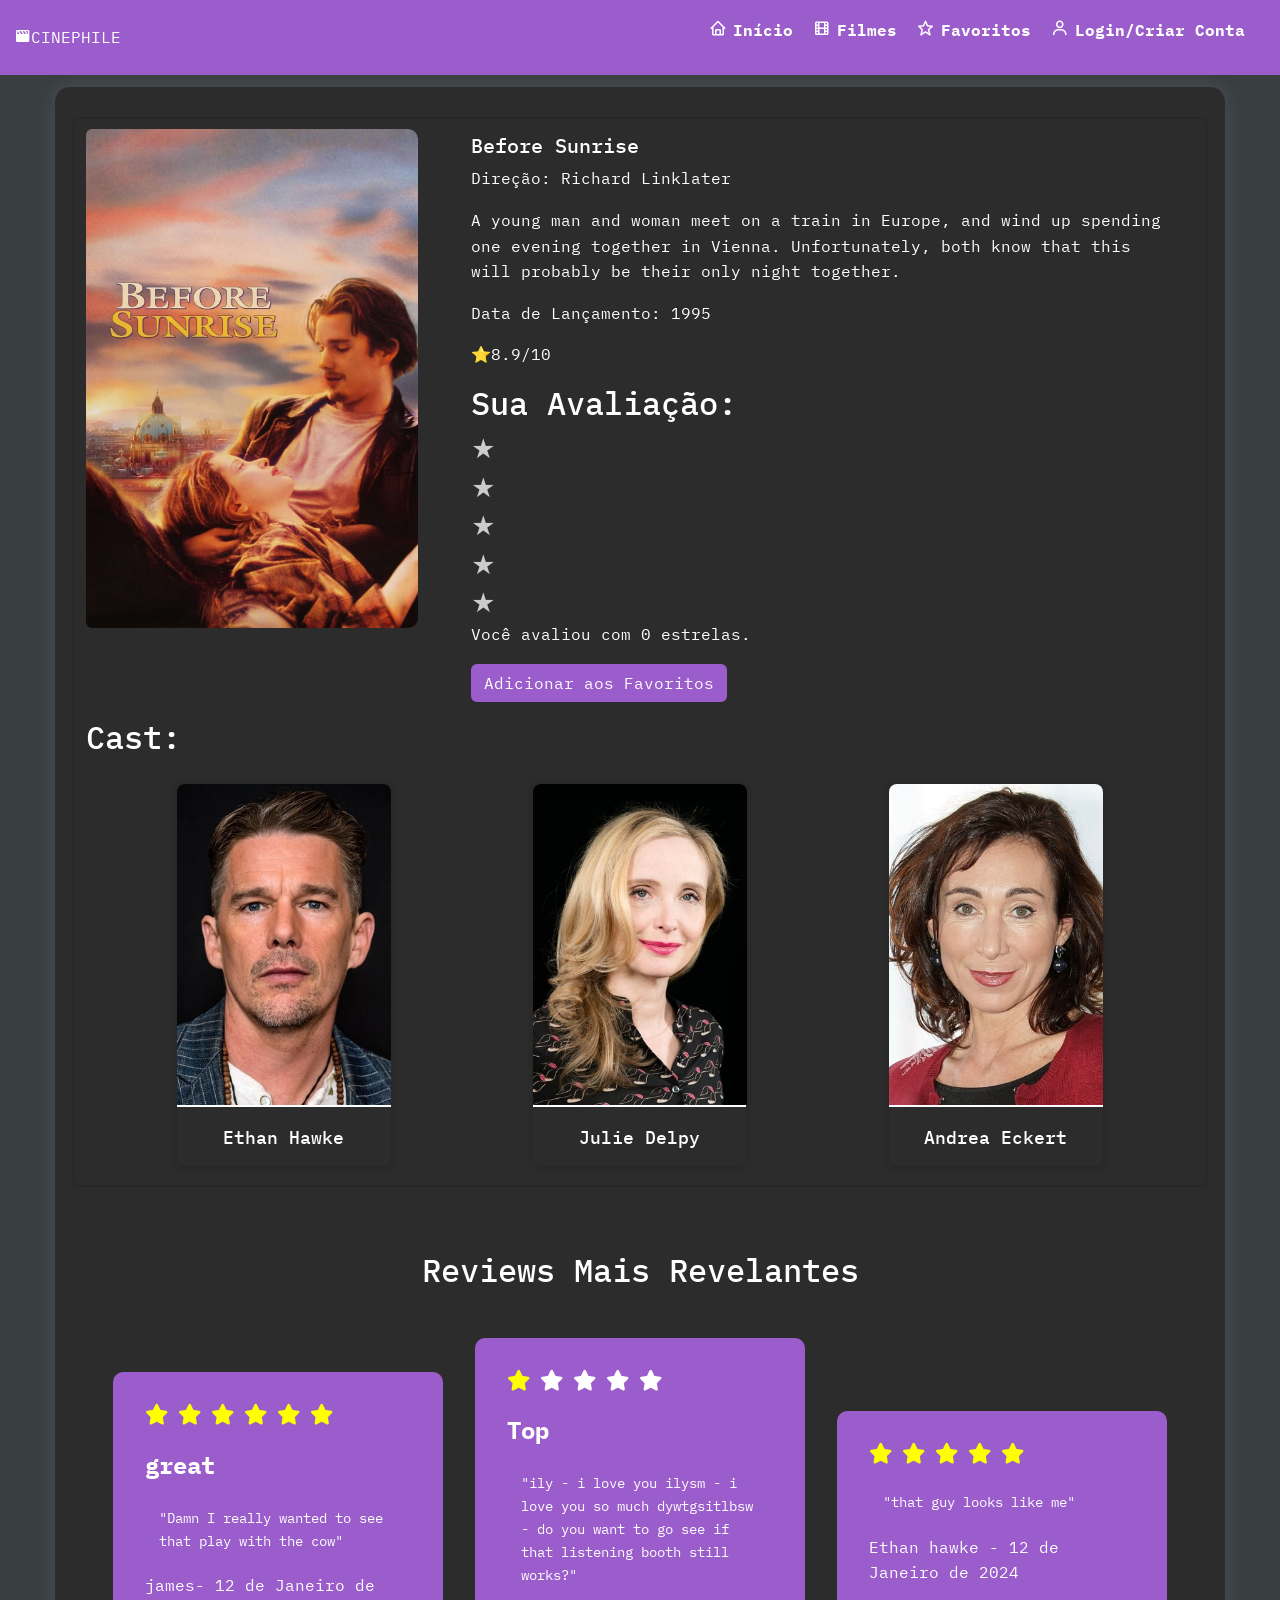
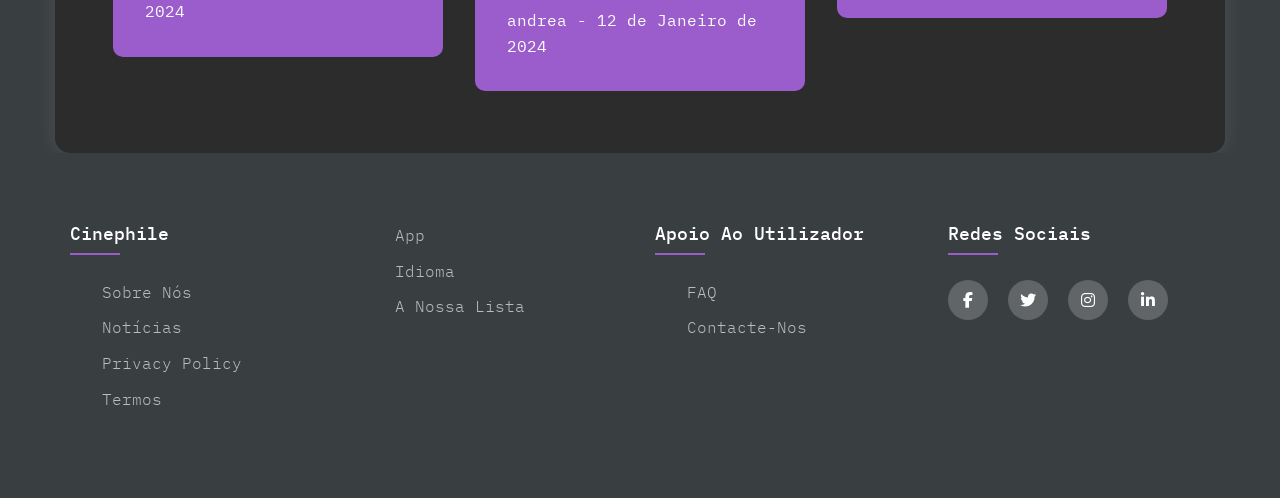
<file: beforesunrise_fil.html>
<!DOCTYPE html>
<html lang="en">

<head>
    <meta charset="UTF-8">
    <meta name="viewport" content="width=device-width, initial-scale=1.0">
    <link rel="preconnect" href="https://fonts.googleapis.com">
    <link rel="preconnect" href="https://fonts.gstatic.com" crossorigin>
    <link rel="preconnect" href="https://fonts.googleapis.com">
    <link rel="preconnect" href="https://fonts.gstatic.com" crossorigin>
    <link rel="preconnect" href="https://fonts.googleapis.com">
    <link rel="preconnect" href="https://fonts.gstatic.com" crossorigin>
    <link
        href="https://fonts.googleapis.com/css2?family=IBM+Plex+Mono:ital,wght@0,400;0,500;0,600;0,700;1,400;1,500;1,600;1,700&family=Inter&family=Playfair+Display:ital,wght@0,400;0,500;0,600;0,700;0,800;0,900;1,400;1,500;1,600;1,700;1,800;1,900&display=swap"
        rel="stylesheet">
    <link rel="stylesheet" href="./css/styles.css">
    <link href="https://cdn.jsdelivr.net/npm/bootstrap@5.3.2/dist/css/bootstrap.min.css" rel="stylesheet"
        integrity="sha384-T3c6CoIi6uLrA9TneNEoa7RxnatzjcDSCmG1MXxSR1GAsXEV/Dwwykc2MPK8M2HN" crossorigin="anonymous">
    <link rel="stylesheet" type="text/css" href="https://cdn.jsdelivr.net/npm/boxicons@latest/css/boxicons.min.css">
    <link rel="stylesheet" href="./css/navbar.css">
    <link rel="stylesheet" href="./css/film.css">
    <link rel="stylesheet" href="./css/styles.css">
    <link rel="stylesheet" href="js/film.js">
    <link rel="stylesheet" href="https://unpkg.com/swiper/swiper-bundle.min.css" />
    <link rel="stylesheet" href="https://cdnjs.cloudflare.com/ajax/libs/font-awesome/6.4.2/css/all.min.css"
        integrity="sha512-z3gLpd7yknf1YoNbCzqRKc4qyor8gaKU1qmn+CShxbuBusANI9QpRohGBreCFkKxLhei6S9CQXFEbbKuqLg0DA=="
        crossorigin="anonymous" referrerpolicy="no-referrer" />
    <title>Before Sunrise</title>
</head>

<body>
    <div class="navbar">
        <div class="logo">
            <i class="bx bxs-movie"></i>CINEPHILE
        </div>
        <ul class="nav-links">
            <li><a href="index.html"><i class='bx bx-home nav_icon'></i>Início</a></li>
            <li><a href="movies.html"><i class='bx bx-film nav_icon'></i>Filmes</a></li>
            <li><a href="favorites.html"><i class='bx bx-star nav_icon'></i>Favoritos</a></li>
            <li><a href="login.html"><i class='bx bx-user nav_icon'></i>Login/Criar Conta</a></li>
        </ul>
        <ul class="nav-links_mobile">
            <li><a href="index.html"><i class='bx bx-home nav_icon'></i></a></li>
            <li><a href="movies.html"><i class='bx bx-film nav_icon'></i></a></li>
            <li><a href="favorites.html"><i class='bx bx-star nav_icon'></i></a></li>
            <li><a href="login.html"><i class='bx bx-user nav_icon'></i></a></li>
        </ul>
    </div>
    <div class="container movie-details left-box">
        <div class="row">
            <div class="card mb-3 film">
                <div class="row g-0">
                    <div class="col-md-4">
                        <img src="assets/images/beforesunrise.jpg" class="img-fluid rounded-start movie-img" alt="">
                    </div>
                    <div class="col-md-8">
                        <div class="card-body">
                            <h5 class="card-title">Before Sunrise</h5>
                            <p class="card-text">Direção: Richard Linklater</p>
                            <p class="card-text">A young man and woman meet on a train in Europe, and wind up spending
                                one evening together in Vienna. Unfortunately, both know that this will probably be
                                their only night together.

                            </p>
                            <p class="card-text">Data de Lançamento: 1995</p>
                            <p class="card-text">⭐8.9/10</p>
                            <div class="review-section">
                                <h2>Sua Avaliação:</h2>
                                <div class="stars" id="star-rating">
                                    <span class="star" data-value="1">&#9733;</span>
                                    <span class="star" data-value="2">&#9733;</span>
                                    <span class="star" data-value="3">&#9733;</span>
                                    <span class="star" data-value="4">&#9733;</span>
                                    <span class="star" data-value="5">&#9733;</span>
                                </div>
                                <p id="selected-rating">Nenhuma avaliação selecionada.</p>
                            </div>
                            <div id="review-form" style="display: none;">
                                <h2>Deixe sua Avaliação</h2>
                                <label for="review-title">Título:</label>
                                <input type="text" id="review-title" required>
                            
                                <label for="review-text">Crítica:</label>
                                <textarea id="review-text" rows="4" required></textarea>
                            
                                <button id="submit-review-btn" class="btn">Enviar Avaliação</button>
                            </div>
                            <button class="btn">Adicionar aos Favoritos</button>
                        </div>
                    </div>
                </div>
                <h2>Cast:</h2>
                <div class="swiper-container">
                    <div class="swiper-wrapper">
                        <div class="swiper-slide ">
                            <div class="filme">
                                <img src="assets/images/Ethan hawke.jpg" alt="Filme 1" class="img-fluid">
                                <h3>Ethan Hawke</h3>
                            </div>
                        </div>
                        <div class="swiper-slide">
                            <div class="filme">
                                <img src="assets/images/Julie  delpy.jpg" alt="Filme 2" class="img-fluid">
                                <h3>Julie Delpy</h3>
                            </div>
                        </div>
                        <div class="swiper-slide">
                            <div class="filme">
                                <img src="assets/images/Andre Eckert.jpg" alt="Filme 3" class="img-fluid">
                                <h3>Andrea Eckert</h3>
                            </div>
                        </div>

                    </div>

                </div>

            </div>
        </div>
        <div class="reviewBottomSection">
            <h1>Reviews Mais Revelantes</h1>
            <div class="commentContainer">
                <div class="eachComment">
                    <div class="fiveStars">
                        <i class="fa-solid fa-star rate"></i>
                        <i class="fa-solid fa-star rate"></i>
                        <i class="fa-solid fa-star rate"></i>
                        <i class="fa-solid fa-star rate"></i>
                        <i class="fa-solid fa-star rate"></i>
                        <i class="fa-solid fa-star rate"></i>


                    </div>
                    <div class="subject">great</div>
                    <div class="message">Damn I really wanted to see that play with the cow</div>
                    <div class="user">james- 12 de Janeiro de 2024</div>
                </div>


                <div class="eachComment">
                    <div class="fiveStars">
                        <i class="fa-solid fa-star rate"></i>
                        <i class="fa-solid fa-star unrate"></i>
                        <i class="fa-solid fa-star unrate"></i>
                        <i class="fa-solid fa-star unrate"></i>
                        <i class="fa-solid fa-star unrate"></i>

                    </div>
                    <div class="subject">Top</div>
                    <div class="message">ily - i love you

                        ilysm - i love you so much

                        dywtgsitlbsw - do you want to go see if that listening booth still works?</div>
                    <div class="user"> andrea - 12 de Janeiro de 2024</div>
                </div>

                <div class="eachComment">
                    <div class="fiveStars">
                        <i class="fa-solid fa-star rate"></i>
                        <i class="fa-solid fa-star rate"></i>
                        <i class="fa-solid fa-star rate"></i>
                        <i class="fa-solid fa-star rate"></i>
                        <i class="fa-solid fa-star rate"></i>

                    </div>
                    <div class="subject"></div>
                    <div class="message">that guy looks like me</div>
                    <div class="user">Ethan hawke - 12 de Janeiro de 2024</div>
                </div>

            </div>
        </div>
    </div>
    <footer class="footer">
        <div class="container">
            <div class="row">
                <div class="footer-col">
                    <h4>Cinephile</h4>
                    <ul>
                        <li><a href="#">Sobre Nós</a></li>
                        <li><a href="#">Notícias</a></li>
                        <li><a href="#">Privacy Policy</a></li>
                        <li><a href="#">Termos</a></li>
                    </ul>
                </div>
                <div class="footer-col">
                    <ul>
                        <li><a href="#">App</a></li>
                        <li><a href="#">Idioma</a></li>
                        <li><a href="#">A Nossa Lista</a></li>
                    </ul>
                </div>
                <div class="footer-col">
                    <h4>Apoio ao Utilizador</h4>
                    <ul>
                        <li><a href="#">FAQ</a></li>
                        <li><a href="#">Contacte-nos</a></li>
                    </ul>
                </div>
                <div class="footer-col">
                    <h4>Redes Sociais</h4>
                    <div class="social-links">
                        <a href="#"><i class="fab fa-facebook-f"></i></a>
                        <a href="#"><i class="fab fa-twitter"></i></a>
                        <a href="#"><i class="fab fa-instagram"></i></a>
                        <a href="#"><i class="fab fa-linkedin-in"></i></a>
                    </div>
                </div>
            </div>
        </div>
    </footer>
    <script src="https://unpkg.com/swiper/swiper-bundle.min.js"></script>
    <script src="./js/film.js"></script>
</body>

</html>
</file>
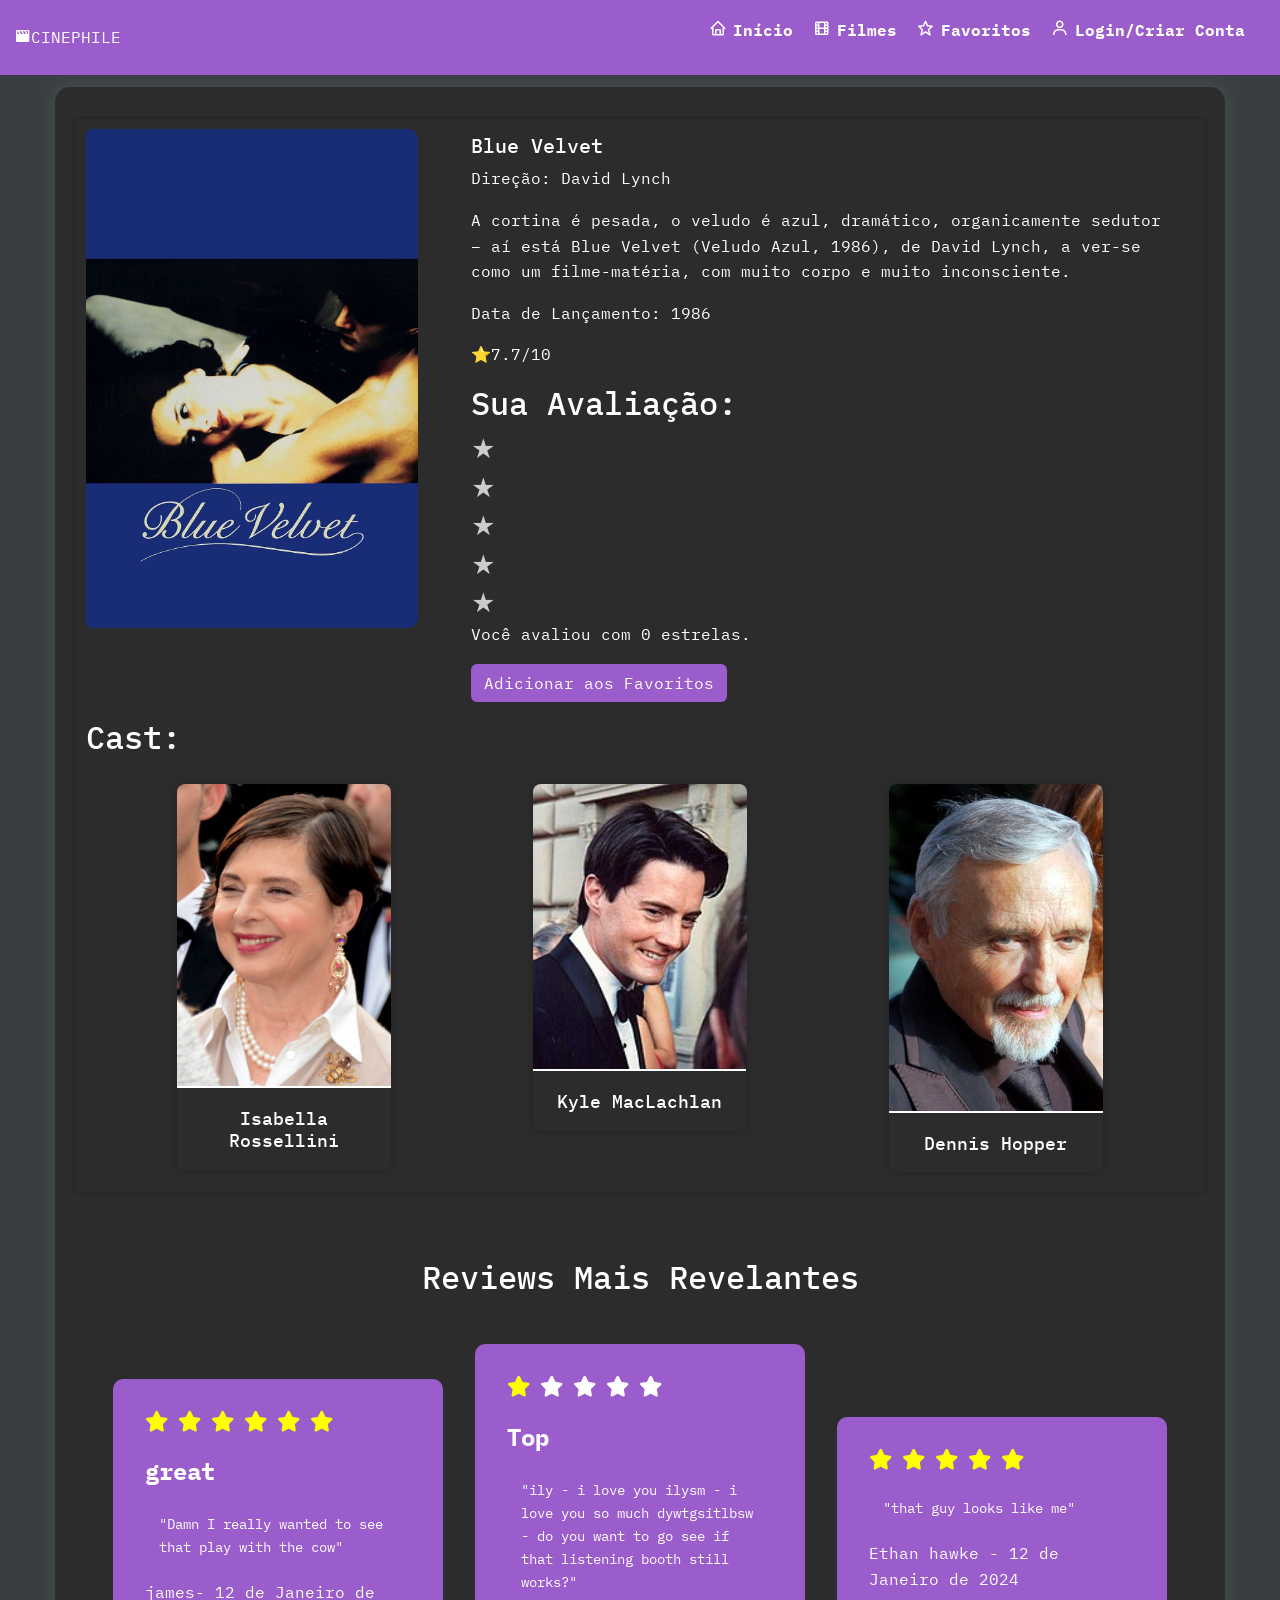
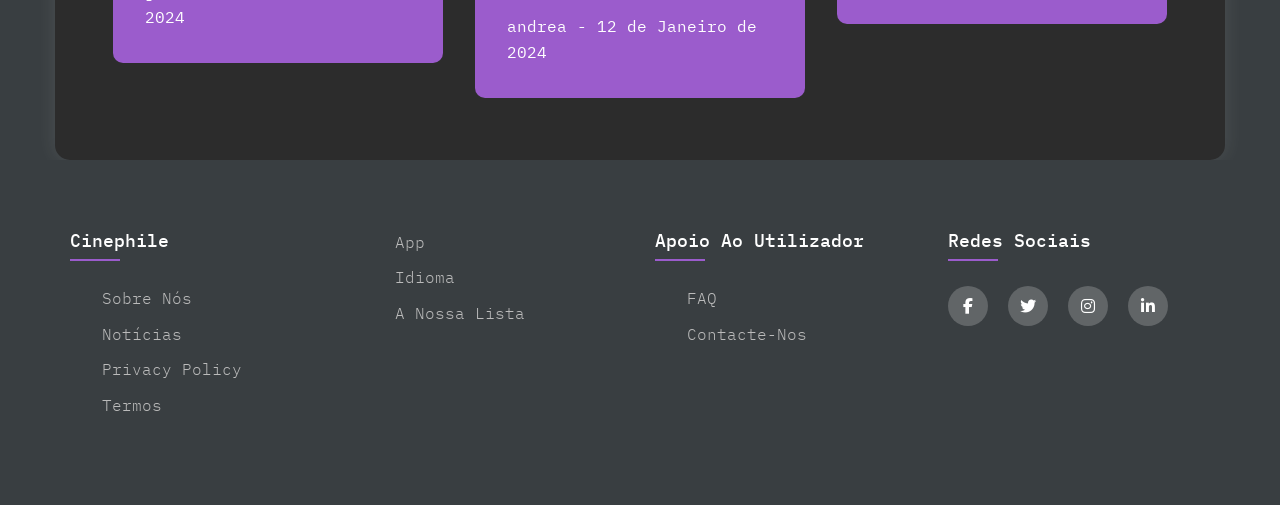
<file: bluevelvet_film.html>
<!DOCTYPE html>
<html lang="en">

<head>
    <meta charset="UTF-8">
    <meta name="viewport" content="width=device-width, initial-scale=1.0">
    <link rel="preconnect" href="https://fonts.googleapis.com">
    <link rel="preconnect" href="https://fonts.gstatic.com" crossorigin>
    <link rel="preconnect" href="https://fonts.googleapis.com">
    <link rel="preconnect" href="https://fonts.gstatic.com" crossorigin>
    <link rel="preconnect" href="https://fonts.googleapis.com">
    <link rel="preconnect" href="https://fonts.gstatic.com" crossorigin>
    <link
        href="https://fonts.googleapis.com/css2?family=IBM+Plex+Mono:ital,wght@0,400;0,500;0,600;0,700;1,400;1,500;1,600;1,700&family=Inter&family=Playfair+Display:ital,wght@0,400;0,500;0,600;0,700;0,800;0,900;1,400;1,500;1,600;1,700;1,800;1,900&display=swap"
        rel="stylesheet">
    <link rel="stylesheet" href="./css/styles.css">
    <link href="https://cdn.jsdelivr.net/npm/bootstrap@5.3.2/dist/css/bootstrap.min.css" rel="stylesheet"
        integrity="sha384-T3c6CoIi6uLrA9TneNEoa7RxnatzjcDSCmG1MXxSR1GAsXEV/Dwwykc2MPK8M2HN" crossorigin="anonymous">
    <link rel="stylesheet" type="text/css" href="https://cdn.jsdelivr.net/npm/boxicons@latest/css/boxicons.min.css">
    <link rel="stylesheet" href="./css/navbar.css">
    <link rel="stylesheet" href="./css/film.css">
    <link rel="stylesheet" href="./css/styles.css">
    <link rel="stylesheet" href="js/film.js">
    <link rel="stylesheet" href="https://unpkg.com/swiper/swiper-bundle.min.css" />
    <link rel="stylesheet" href="https://cdnjs.cloudflare.com/ajax/libs/font-awesome/6.4.2/css/all.min.css"
        integrity="sha512-z3gLpd7yknf1YoNbCzqRKc4qyor8gaKU1qmn+CShxbuBusANI9QpRohGBreCFkKxLhei6S9CQXFEbbKuqLg0DA=="
        crossorigin="anonymous" referrerpolicy="no-referrer" />
    <title>Blue Velvet</title>
</head>

<body>
    <div class="navbar">
        <div class="logo">
            <i class="bx bxs-movie"></i>CINEPHILE
        </div>
        <ul class="nav-links">
            <li><a href="index.html"><i class='bx bx-home nav_icon'></i>Início</a></li>
            <li><a href="movies.html"><i class='bx bx-film nav_icon'></i>Filmes</a></li>
            <li><a href="favorites.html"><i class='bx bx-star nav_icon'></i>Favoritos</a></li>
            <li><a href="login.html"><i class='bx bx-user nav_icon'></i>Login/Criar Conta</a></li>
        </ul>
        <ul class="nav-links_mobile">
            <li><a href="index.html"><i class='bx bx-home nav_icon'></i></a></li>
            <li><a href="movies.html"><i class='bx bx-film nav_icon'></i></a></li>
            <li><a href="favorites.html"><i class='bx bx-star nav_icon'></i></a></li>
            <li><a href="login.html"><i class='bx bx-user nav_icon'></i></a></li>
        </ul>
    </div>
    <div class="container movie-details left-box">
        <div class="row">
            <div class="card mb-3 film">
                <div class="row g-0">
                    <div class="col-md-4">
                        <img src="assets/images/bluevelvet.jpg" class="img-fluid rounded-start movie-img" alt="">
                    </div>
                    <div class="col-md-8">
                        <div class="card-body">
                            <h5 class="card-title">Blue Velvet</h5>
                            <p class="card-text">Direção: David Lynch</p>
                            <p class="card-text">A cortina é pesada, o veludo é azul, dramático, organicamente sedutor – aí está Blue Velvet (Veludo Azul, 1986), de David Lynch, a ver-se como um filme-matéria, com muito corpo e muito inconsciente.
                            </p>
                            <p class="card-text">Data de Lançamento: 1986</p>
                            <p class="card-text">⭐7.7/10</p>
                            <div class="review-section">
                                <h2>Sua Avaliação:</h2>
                                <div class="stars" id="star-rating">
                                    <span class="star" data-value="1">&#9733;</span>
                                    <span class="star" data-value="2">&#9733;</span>
                                    <span class="star" data-value="3">&#9733;</span>
                                    <span class="star" data-value="4">&#9733;</span>
                                    <span class="star" data-value="5">&#9733;</span>
                                </div>
                                <p id="selected-rating">Nenhuma avaliação selecionada.</p>
                            </div>
                            <div id="review-form" style="display: none;">
                                <h2>Deixe sua Avaliação</h2>
                                <label for="review-title">Título:</label>
                                <input type="text" id="review-title" required>
                            
                                <label for="review-text">Crítica:</label>
                                <textarea id="review-text" rows="4" required></textarea>
                            
                                <button id="submit-review-btn" class="btn">Enviar Avaliação</button>
                            </div>
                            <button class="btn">Adicionar aos Favoritos</button>
                        </div>
                    </div>
                </div>
                <h2>Cast:</h2>
                <div class="swiper-container">
                    <div class="swiper-wrapper">
                        <div class="swiper-slide ">
                            <div class="filme">
                                <img src="assets/images/IsabellaRossellini.jpg" alt="Filme 1" class="img-fluid">
                                <h3>Isabella Rossellini</h3>
                            </div>
                        </div>
                        <div class="swiper-slide">
                            <div class="filme">
                                <img src="assets/images/KyleMacLachlan.jpg" alt="Filme 2" class="img-fluid">
                                <h3>Kyle MacLachlan</h3>
                            </div>
                        </div>
                        <div class="swiper-slide">
                            <div class="filme">
                                <img src="assets/images/DennisHopper.jpg" alt="Filme 3" class="img-fluid">
                                <h3>Dennis Hopper</h3>
                            </div>
                        </div>

                    </div>

                </div>

            </div>
        </div>
        <div class="reviewBottomSection">
            <h1>Reviews Mais Revelantes</h1>
            <div class="commentContainer">
                <div class="eachComment">
                    <div class="fiveStars">
                        <i class="fa-solid fa-star rate"></i>
                        <i class="fa-solid fa-star rate"></i>
                        <i class="fa-solid fa-star rate"></i>
                        <i class="fa-solid fa-star rate"></i>
                        <i class="fa-solid fa-star rate"></i>
                        <i class="fa-solid fa-star rate"></i>


                    </div>
                    <div class="subject">great</div>
                    <div class="message">Damn I really wanted to see that play with the cow</div>
                    <div class="user">james- 12 de Janeiro de 2024</div>
                </div>


                <div class="eachComment">
                    <div class="fiveStars">
                        <i class="fa-solid fa-star rate"></i>
                        <i class="fa-solid fa-star unrate"></i>
                        <i class="fa-solid fa-star unrate"></i>
                        <i class="fa-solid fa-star unrate"></i>
                        <i class="fa-solid fa-star unrate"></i>

                    </div>
                    <div class="subject">Top</div>
                    <div class="message">ily - i love you

                        ilysm - i love you so much

                        dywtgsitlbsw - do you want to go see if that listening booth still works?</div>
                    <div class="user"> andrea - 12 de Janeiro de 2024</div>
                </div>

                <div class="eachComment">
                    <div class="fiveStars">
                        <i class="fa-solid fa-star rate"></i>
                        <i class="fa-solid fa-star rate"></i>
                        <i class="fa-solid fa-star rate"></i>
                        <i class="fa-solid fa-star rate"></i>
                        <i class="fa-solid fa-star rate"></i>

                    </div>
                    <div class="subject"></div>
                    <div class="message">that guy looks like me</div>
                    <div class="user">Ethan hawke - 12 de Janeiro de 2024</div>
                </div>

            </div>
        </div>
    </div>
    <footer class="footer">
        <div class="container">
            <div class="row">
                <div class="footer-col">
                    <h4>Cinephile</h4>
                    <ul>
                        <li><a href="#">Sobre Nós</a></li>
                        <li><a href="#">Notícias</a></li>
                        <li><a href="#">Privacy Policy</a></li>
                        <li><a href="#">Termos</a></li>
                    </ul>
                </div>
                <div class="footer-col">
                    <ul>
                        <li><a href="#">App</a></li>
                        <li><a href="#">Idioma</a></li>
                        <li><a href="#">A Nossa Lista</a></li>
                    </ul>
                </div>
                <div class="footer-col">
                    <h4>Apoio ao Utilizador</h4>
                    <ul>
                        <li><a href="#">FAQ</a></li>
                        <li><a href="#">Contacte-nos</a></li>
                    </ul>
                </div>
                <div class="footer-col">
                    <h4>Redes Sociais</h4>
                    <div class="social-links">
                        <a href="#"><i class="fab fa-facebook-f"></i></a>
                        <a href="#"><i class="fab fa-twitter"></i></a>
                        <a href="#"><i class="fab fa-instagram"></i></a>
                        <a href="#"><i class="fab fa-linkedin-in"></i></a>
                    </div>
                </div>
            </div>
        </div>
    </footer>
    <script src="https://unpkg.com/swiper/swiper-bundle.min.js"></script>
    <script src="./js/film.js"></script>
</body>

</html>
</file>
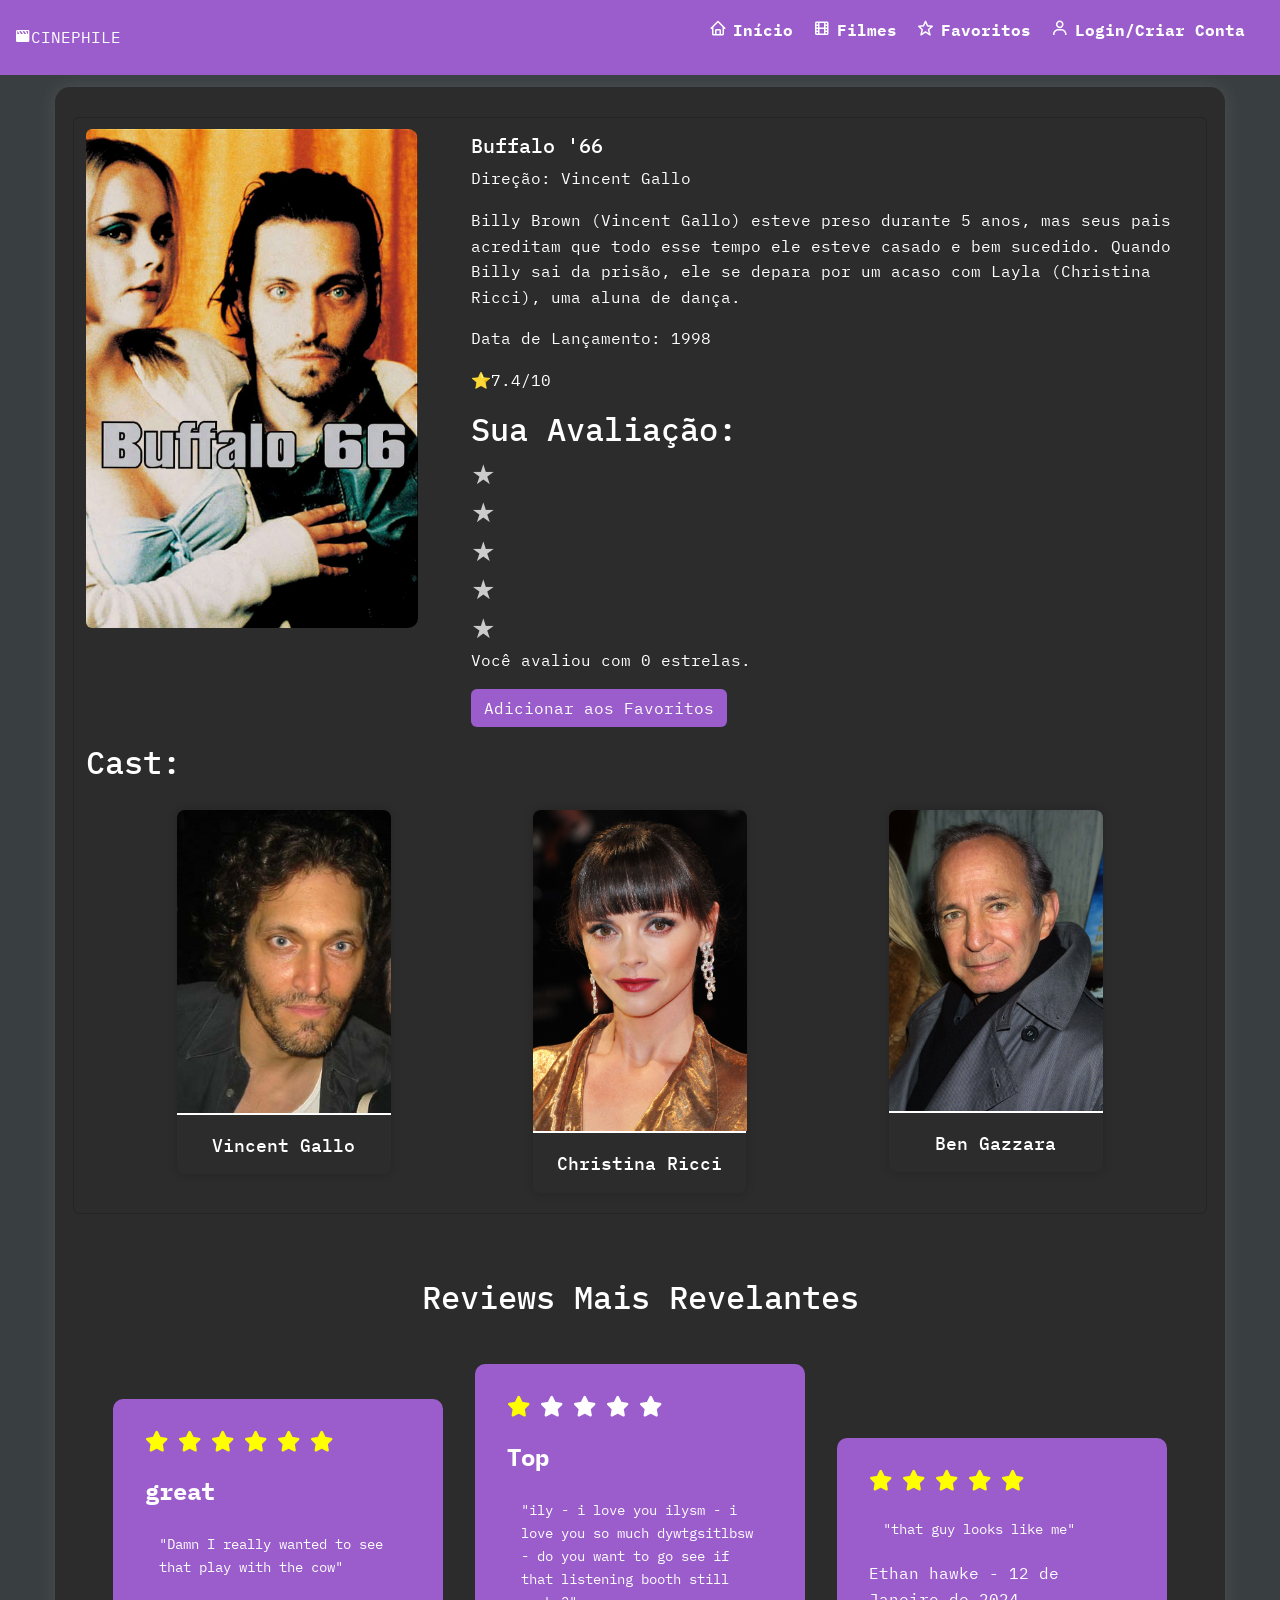
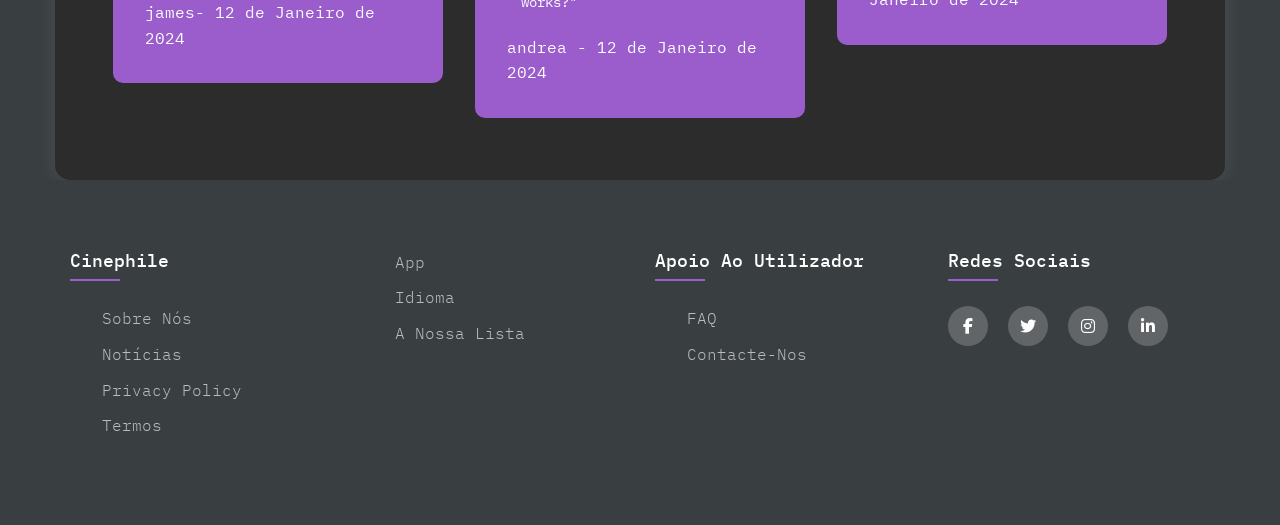
<file: buffalo66_film.html>
<!DOCTYPE html>
<html lang="en">

<head>
    <meta charset="UTF-8">
    <meta name="viewport" content="width=device-width, initial-scale=1.0">
    <link rel="preconnect" href="https://fonts.googleapis.com">
    <link rel="preconnect" href="https://fonts.gstatic.com" crossorigin>
    <link rel="preconnect" href="https://fonts.googleapis.com">
    <link rel="preconnect" href="https://fonts.gstatic.com" crossorigin>
    <link rel="preconnect" href="https://fonts.googleapis.com">
    <link rel="preconnect" href="https://fonts.gstatic.com" crossorigin>
    <link
        href="https://fonts.googleapis.com/css2?family=IBM+Plex+Mono:ital,wght@0,400;0,500;0,600;0,700;1,400;1,500;1,600;1,700&family=Inter&family=Playfair+Display:ital,wght@0,400;0,500;0,600;0,700;0,800;0,900;1,400;1,500;1,600;1,700;1,800;1,900&display=swap"
        rel="stylesheet">
    <link rel="stylesheet" href="./css/styles.css">
    <link href="https://cdn.jsdelivr.net/npm/bootstrap@5.3.2/dist/css/bootstrap.min.css" rel="stylesheet"
        integrity="sha384-T3c6CoIi6uLrA9TneNEoa7RxnatzjcDSCmG1MXxSR1GAsXEV/Dwwykc2MPK8M2HN" crossorigin="anonymous">
    <link rel="stylesheet" type="text/css" href="https://cdn.jsdelivr.net/npm/boxicons@latest/css/boxicons.min.css">
    <link rel="stylesheet" href="./css/navbar.css">
    <link rel="stylesheet" href="./css/film.css">
    <link rel="stylesheet" href="./css/styles.css">
    <link rel="stylesheet" href="js/film.js">
    <link rel="stylesheet" href="https://unpkg.com/swiper/swiper-bundle.min.css" />
    <link rel="stylesheet" href="https://cdnjs.cloudflare.com/ajax/libs/font-awesome/6.4.2/css/all.min.css"
        integrity="sha512-z3gLpd7yknf1YoNbCzqRKc4qyor8gaKU1qmn+CShxbuBusANI9QpRohGBreCFkKxLhei6S9CQXFEbbKuqLg0DA=="
        crossorigin="anonymous" referrerpolicy="no-referrer" />
    <title>Buffalo '66</title>
</head>

<body>
    <div class="navbar">
        <div class="logo">
            <i class="bx bxs-movie"></i>CINEPHILE
        </div>
        <ul class="nav-links">
            <li><a href="index.html"><i class='bx bx-home nav_icon'></i>Início</a></li>
            <li><a href="movies.html"><i class='bx bx-film nav_icon'></i>Filmes</a></li>
            <li><a href="favorites.html"><i class='bx bx-star nav_icon'></i>Favoritos</a></li>
            <li><a href="login.html"><i class='bx bx-user nav_icon'></i>Login/Criar Conta</a></li>
        </ul>
        <ul class="nav-links_mobile">
            <li><a href="index.html"><i class='bx bx-home nav_icon'></i></a></li>
            <li><a href="movies.html"><i class='bx bx-film nav_icon'></i></a></li>
            <li><a href="favorites.html"><i class='bx bx-star nav_icon'></i></a></li>
            <li><a href="login.html"><i class='bx bx-user nav_icon'></i></a></li>
        </ul>
    </div>
    <div class="container movie-details left-box">
        <div class="row">
            <div class="card mb-3 film">
                <div class="row g-0">
                    <div class="col-md-4">
                        <img src="assets/images/buffalo66.jpg" class="img-fluid rounded-start movie-img" alt="">
                    </div>
                    <div class="col-md-8">
                        <div class="card-body">
                            <h5 class="card-title">Buffalo '66</h5>
                            <p class="card-text">Direção: Vincent Gallo</p>
                            <p class="card-text">Billy Brown (Vincent Gallo) esteve preso durante 5 anos, mas seus pais acreditam que todo esse tempo ele esteve casado e bem sucedido. Quando Billy sai da prisão, ele se depara por um acaso com Layla (Christina Ricci), uma aluna de dança.
                            </p>
                            <p class="card-text">Data de Lançamento: 1998</p>
                            <p class="card-text">⭐7.4/10</p>
                            <div class="review-section">
                                <h2>Sua Avaliação:</h2>
                                <div class="stars" id="star-rating">
                                    <span class="star" data-value="1">&#9733;</span>
                                    <span class="star" data-value="2">&#9733;</span>
                                    <span class="star" data-value="3">&#9733;</span>
                                    <span class="star" data-value="4">&#9733;</span>
                                    <span class="star" data-value="5">&#9733;</span>
                                </div>
                                <p id="selected-rating">Nenhuma avaliação selecionada.</p>
                            </div>
                            <div id="review-form" style="display: none;">
                                <h2>Deixe sua Avaliação</h2>
                                <label for="review-title">Título:</label>
                                <input type="text" id="review-title" required>
                            
                                <label for="review-text">Crítica:</label>
                                <textarea id="review-text" rows="4" required></textarea>
                            
                                <button id="submit-review-btn" class="btn">Enviar Avaliação</button>
                            </div>
                            <button class="btn">Adicionar aos Favoritos</button>
                        </div>
                    </div>
                </div>
                <h2>Cast:</h2>
                <div class="swiper-container">
                    <div class="swiper-wrapper">
                        <div class="swiper-slide ">
                            <div class="filme">
                                <img src="assets/images/vincentgallo.jpg" alt="Filme 1" class="img-fluid">
                                <h3>Vincent Gallo</h3>
                            </div>
                        </div>
                        <div class="swiper-slide">
                            <div class="filme">
                                <img src="assets/images/christinaricci.jpg" alt="Filme 2" class="img-fluid">
                                <h3>Christina Ricci</h3>
                            </div>
                        </div>
                        <div class="swiper-slide">
                            <div class="filme">
                                <img src="assets/images/bengazzara.jpg" alt="Filme 3" class="img-fluid">
                                <h3>Ben Gazzara</h3>
                            </div>
                        </div>

                    </div>

                </div>

            </div>
        </div>
        <div class="reviewBottomSection">
            <h1>Reviews Mais Revelantes</h1>
            <div class="commentContainer">
                <div class="eachComment">
                    <div class="fiveStars">
                        <i class="fa-solid fa-star rate"></i>
                        <i class="fa-solid fa-star rate"></i>
                        <i class="fa-solid fa-star rate"></i>
                        <i class="fa-solid fa-star rate"></i>
                        <i class="fa-solid fa-star rate"></i>
                        <i class="fa-solid fa-star rate"></i>


                    </div>
                    <div class="subject">great</div>
                    <div class="message">Damn I really wanted to see that play with the cow</div>
                    <div class="user">james- 12 de Janeiro de 2024</div>
                </div>


                <div class="eachComment">
                    <div class="fiveStars">
                        <i class="fa-solid fa-star rate"></i>
                        <i class="fa-solid fa-star unrate"></i>
                        <i class="fa-solid fa-star unrate"></i>
                        <i class="fa-solid fa-star unrate"></i>
                        <i class="fa-solid fa-star unrate"></i>

                    </div>
                    <div class="subject">Top</div>
                    <div class="message">ily - i love you

                        ilysm - i love you so much

                        dywtgsitlbsw - do you want to go see if that listening booth still works?</div>
                    <div class="user"> andrea - 12 de Janeiro de 2024</div>
                </div>

                <div class="eachComment">
                    <div class="fiveStars">
                        <i class="fa-solid fa-star rate"></i>
                        <i class="fa-solid fa-star rate"></i>
                        <i class="fa-solid fa-star rate"></i>
                        <i class="fa-solid fa-star rate"></i>
                        <i class="fa-solid fa-star rate"></i>

                    </div>
                    <div class="subject"></div>
                    <div class="message">that guy looks like me</div>
                    <div class="user">Ethan hawke - 12 de Janeiro de 2024</div>
                </div>

            </div>
        </div>
    </div>
    <footer class="footer">
        <div class="container">
            <div class="row">
                <div class="footer-col">
                    <h4>Cinephile</h4>
                    <ul>
                        <li><a href="#">Sobre Nós</a></li>
                        <li><a href="#">Notícias</a></li>
                        <li><a href="#">Privacy Policy</a></li>
                        <li><a href="#">Termos</a></li>
                    </ul>
                </div>
                <div class="footer-col">
                    <ul>
                        <li><a href="#">App</a></li>
                        <li><a href="#">Idioma</a></li>
                        <li><a href="#">A Nossa Lista</a></li>
                    </ul>
                </div>
                <div class="footer-col">
                    <h4>Apoio ao Utilizador</h4>
                    <ul>
                        <li><a href="#">FAQ</a></li>
                        <li><a href="#">Contacte-nos</a></li>
                    </ul>
                </div>
                <div class="footer-col">
                    <h4>Redes Sociais</h4>
                    <div class="social-links">
                        <a href="#"><i class="fab fa-facebook-f"></i></a>
                        <a href="#"><i class="fab fa-twitter"></i></a>
                        <a href="#"><i class="fab fa-instagram"></i></a>
                        <a href="#"><i class="fab fa-linkedin-in"></i></a>
                    </div>
                </div>
            </div>
        </div>
    </footer>
    <script src="https://unpkg.com/swiper/swiper-bundle.min.js"></script>
    <script src="./js/film.js"></script>
</body>

</html>
</file>
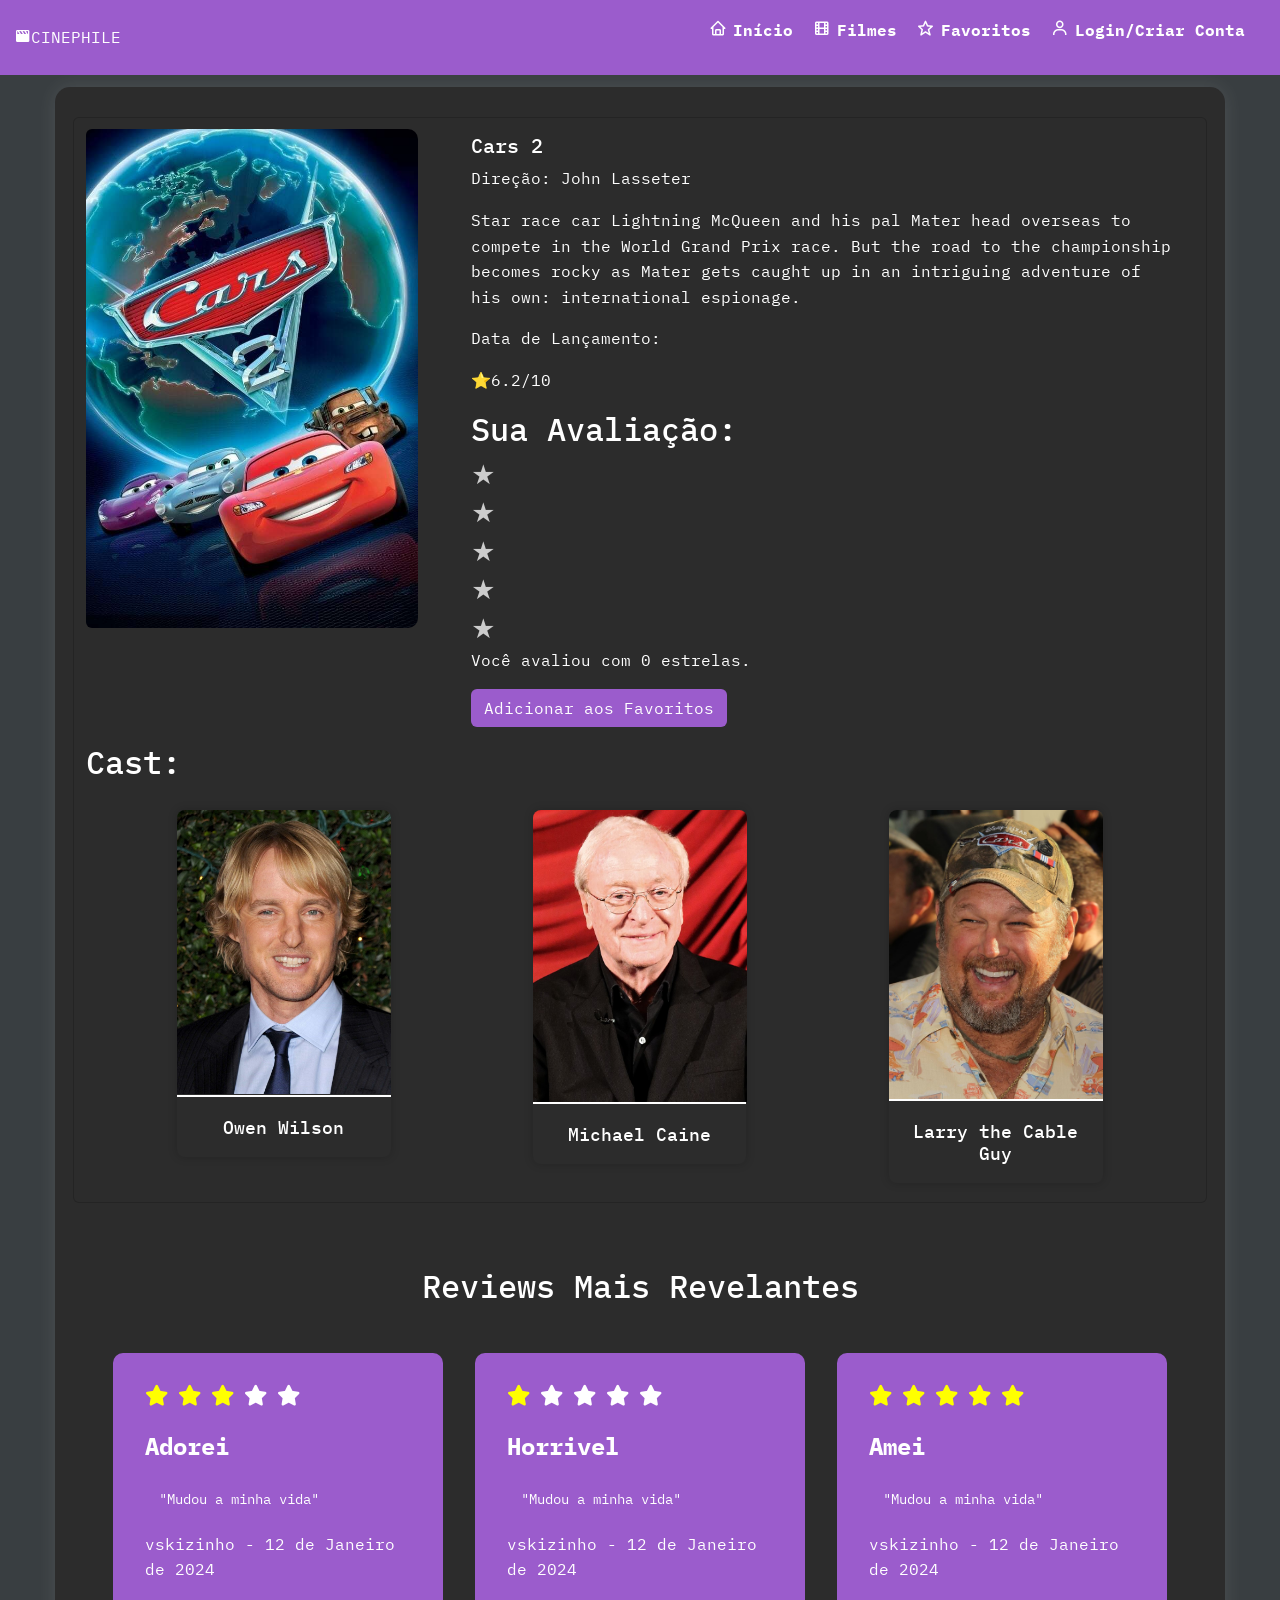
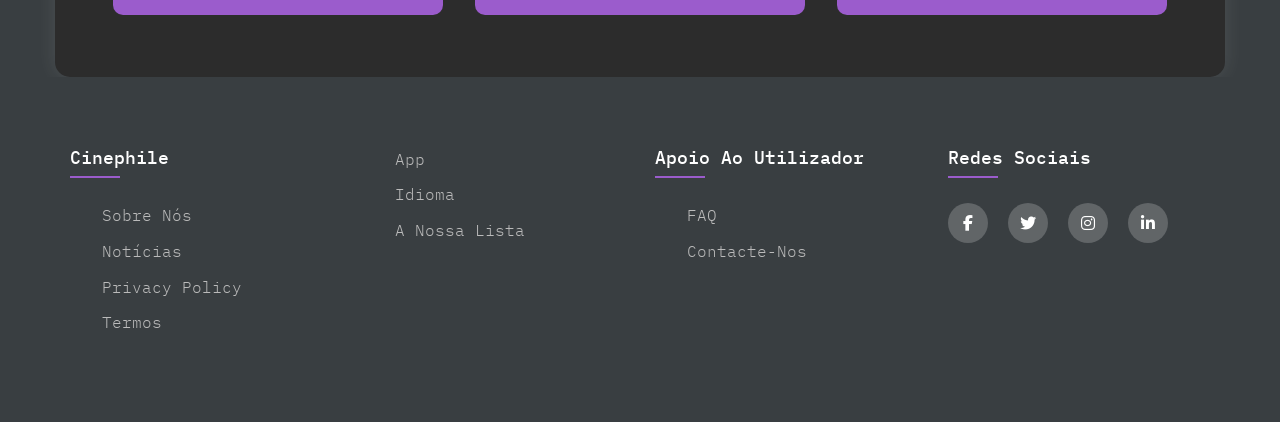
<file: cars2_film.html>
<!DOCTYPE html>
<html lang="en">

<head>
    <meta charset="UTF-8">
    <meta name="viewport" content="width=device-width, initial-scale=1.0">
    <link rel="preconnect" href="https://fonts.googleapis.com">
    <link rel="preconnect" href="https://fonts.gstatic.com" crossorigin>
    <link rel="preconnect" href="https://fonts.googleapis.com">
    <link rel="preconnect" href="https://fonts.gstatic.com" crossorigin>
    <link rel="preconnect" href="https://fonts.googleapis.com">
    <link rel="preconnect" href="https://fonts.gstatic.com" crossorigin>
    <link
        href="https://fonts.googleapis.com/css2?family=IBM+Plex+Mono:ital,wght@0,400;0,500;0,600;0,700;1,400;1,500;1,600;1,700&family=Inter&family=Playfair+Display:ital,wght@0,400;0,500;0,600;0,700;0,800;0,900;1,400;1,500;1,600;1,700;1,800;1,900&display=swap"
        rel="stylesheet">
    <link rel="stylesheet" href="./css/styles.css">
    <link href="https://cdn.jsdelivr.net/npm/bootstrap@5.3.2/dist/css/bootstrap.min.css" rel="stylesheet"
        integrity="sha384-T3c6CoIi6uLrA9TneNEoa7RxnatzjcDSCmG1MXxSR1GAsXEV/Dwwykc2MPK8M2HN" crossorigin="anonymous">
    <link rel="stylesheet" type="text/css" href="https://cdn.jsdelivr.net/npm/boxicons@latest/css/boxicons.min.css">
    <link rel="stylesheet" href="./css/navbar.css">
    <link rel="stylesheet" href="./css/film.css">
    <link rel="stylesheet" href="./css/styles.css">
    <link rel="stylesheet" href="js/film.js">
    <link rel="stylesheet" href="https://unpkg.com/swiper/swiper-bundle.min.css" />
    <link rel="stylesheet" href="https://cdnjs.cloudflare.com/ajax/libs/font-awesome/6.4.2/css/all.min.css"
        integrity="sha512-z3gLpd7yknf1YoNbCzqRKc4qyor8gaKU1qmn+CShxbuBusANI9QpRohGBreCFkKxLhei6S9CQXFEbbKuqLg0DA=="
        crossorigin="anonymous" referrerpolicy="no-referrer" />
    <title>Cars 2</title>
</head>

<body>
    <div class="navbar">
        <div class="logo">
            <i class="bx bxs-movie"></i>CINEPHILE
        </div>
        <ul class="nav-links">
            <li><a href="index.html"><i class='bx bx-home nav_icon'></i>Início</a></li>
            <li><a href="movies.html"><i class='bx bx-film nav_icon'></i>Filmes</a></li>
            <li><a href="favorites.html"><i class='bx bx-star nav_icon'></i>Favoritos</a></li>
            <li><a href="login.html"><i class='bx bx-user nav_icon'></i>Login/Criar Conta</a></li>
        </ul>
        <ul class="nav-links_mobile">
            <li><a href="index.html"><i class='bx bx-home nav_icon'></i></a></li>
            <li><a href="movies.html"><i class='bx bx-film nav_icon'></i></a></li>
            <li><a href="favorites.html"><i class='bx bx-star nav_icon'></i></a></li>
            <li><a href="login.html"><i class='bx bx-user nav_icon'></i></a></li>
        </ul>
    </div>
    <div class="container movie-details left-box">
        <div class="row">
            <div class="card mb-3 film">
                <div class="row g-0">
                    <div class="col-md-4">
                        <img src="./assets/images/16560-cars-2-0-1000-0-1500-crop.jpg"
                            class="img-fluid rounded-start movie-img" alt="">
                    </div>
                    <div class="col-md-8">
                        <div class="card-body">
                            <h5 class="card-title">Cars 2</h5>
                            <p class="card-text">Direção: John Lasseter</p>
                            <p class="card-text">Star race car Lightning McQueen and his pal Mater head overseas to
                                compete in the World Grand Prix race. But the road to the championship becomes rocky as
                                Mater gets caught up in an intriguing adventure of his own: international espionage.</p>
                            <p class="card-text">Data de Lançamento: </p>
                            <p class="card-text">⭐6.2/10</p>
                            <div class="review-section">
                                <h2>Sua Avaliação:</h2>
                                <div class="stars" id="star-rating">
                                    <span class="star" data-value="1">&#9733;</span>
                                    <span class="star" data-value="2">&#9733;</span>
                                    <span class="star" data-value="3">&#9733;</span>
                                    <span class="star" data-value="4">&#9733;</span>
                                    <span class="star" data-value="5">&#9733;</span>
                                </div>
                                <p id="selected-rating">Nenhuma avaliação selecionada.</p>
                            </div>
                            <div id="review-form" style="display: none;">
                                <h2>Deixe sua Avaliação</h2>
                                <label for="review-title">Título:</label>
                                <input type="text" id="review-title" required>
                            
                                <label for="review-text">Crítica:</label>
                                <textarea id="review-text" rows="4" required></textarea>
                            
                                <button id="submit-review-btn" class="btn">Enviar Avaliação</button>
                            </div>
                            <button class="btn">Adicionar aos Favoritos</button>
                        </div>
                    </div>
                </div>
                <h2>Cast:</h2>
                <div class="swiper-container">
                    <div class="swiper-wrapper">
                        <div class="swiper-slide ">
                            <div class="filme">
                                <img src="assets/images/transferir (1).jpeg" alt="Filme 1" class="img-fluid">
                                <h3>Owen Wilson</h3>
                            </div>
                        </div>
                        <div class="swiper-slide">
                            <div class="filme">
                                <img src="assets/images/Michael_Caine_-_Viennale_2012_a_(cropped).jpg" alt="Filme 2"
                                    class="img-fluid">
                                <h3>Michael Caine</h3>
                            </div>
                        </div>
                        <div class="swiper-slide">
                            <div class="filme">
                                <img src="assets/images/MV5BMTY5MjA0MjQ4Ml5BMl5BanBnXkFtZTcwNTIwMTc2NQ@@._V1_FMjpg_UX1000_.jpg"
                                    alt="Filme 3" class="img-fluid">
                                <h3>Larry the Cable Guy</h3>
                            </div>
                        </div>

                    </div>

                </div>

            </div>
        </div>
        <div class="reviewBottomSection">
            <h1>Reviews Mais Revelantes</h1>
            <div class="commentContainer">
                <div class="eachComment">
                    <div class="fiveStars">
                        <i class="fa-solid fa-star rate"></i>
                        <i class="fa-solid fa-star rate"></i>
                        <i class="fa-solid fa-star rate"></i>
                        <i class="fa-solid fa-star unrate"></i>
                        <i class="fa-solid fa-star unrate"></i>

                    </div>
                    <div class="subject">Adorei</div>
                    <div class="message">Mudou a minha vida</div>
                    <div class="user">vskizinho - 12 de Janeiro de 2024</div>
                </div>


                <div class="eachComment">
                    <div class="fiveStars">
                        <i class="fa-solid fa-star rate"></i>
                        <i class="fa-solid fa-star unrate"></i>
                        <i class="fa-solid fa-star unrate"></i>
                        <i class="fa-solid fa-star unrate"></i>
                        <i class="fa-solid fa-star unrate"></i>

                    </div>
                    <div class="subject">Horrivel</div>
                    <div class="message">Mudou a minha vida</div>
                    <div class="user">vskizinho - 12 de Janeiro de 2024</div>
                </div>

                <div class="eachComment">
                    <div class="fiveStars">
                        <i class="fa-solid fa-star rate"></i>
                        <i class="fa-solid fa-star rate"></i>
                        <i class="fa-solid fa-star rate"></i>
                        <i class="fa-solid fa-star rate"></i>
                        <i class="fa-solid fa-star rate"></i>

                    </div>
                    <div class="subject">Amei</div>
                    <div class="message">Mudou a minha vida</div>
                    <div class="user">vskizinho - 12 de Janeiro de 2024</div>
                </div>

            </div>
        </div>
    </div>
    <footer class="footer">
        <div class="container">
            <div class="row">
                <div class="footer-col">
                    <h4>Cinephile</h4>
                    <ul>
                        <li><a href="#">Sobre Nós</a></li>
                        <li><a href="#">Notícias</a></li>
                        <li><a href="#">Privacy Policy</a></li>
                        <li><a href="#">Termos</a></li>
                    </ul>
                </div>
                <div class="footer-col">
                    <ul>
                        <li><a href="#">App</a></li>
                        <li><a href="#">Idioma</a></li>
                        <li><a href="#">A Nossa Lista</a></li>
                    </ul>
                </div>
                <div class="footer-col">
                    <h4>Apoio ao Utilizador</h4>
                    <ul>
                        <li><a href="#">FAQ</a></li>
                        <li><a href="#">Contacte-nos</a></li>
                    </ul>
                </div>
                <div class="footer-col">
                    <h4>Redes Sociais</h4>
                    <div class="social-links">
                        <a href="#"><i class="fab fa-facebook-f"></i></a>
                        <a href="#"><i class="fab fa-twitter"></i></a>
                        <a href="#"><i class="fab fa-instagram"></i></a>
                        <a href="#"><i class="fab fa-linkedin-in"></i></a>
                    </div>
                </div>
            </div>
        </div>
    </footer>
    <script src="https://unpkg.com/swiper/swiper-bundle.min.js"></script>
    <script src="./js/film.js"></script>
</body>

</html>
</file>
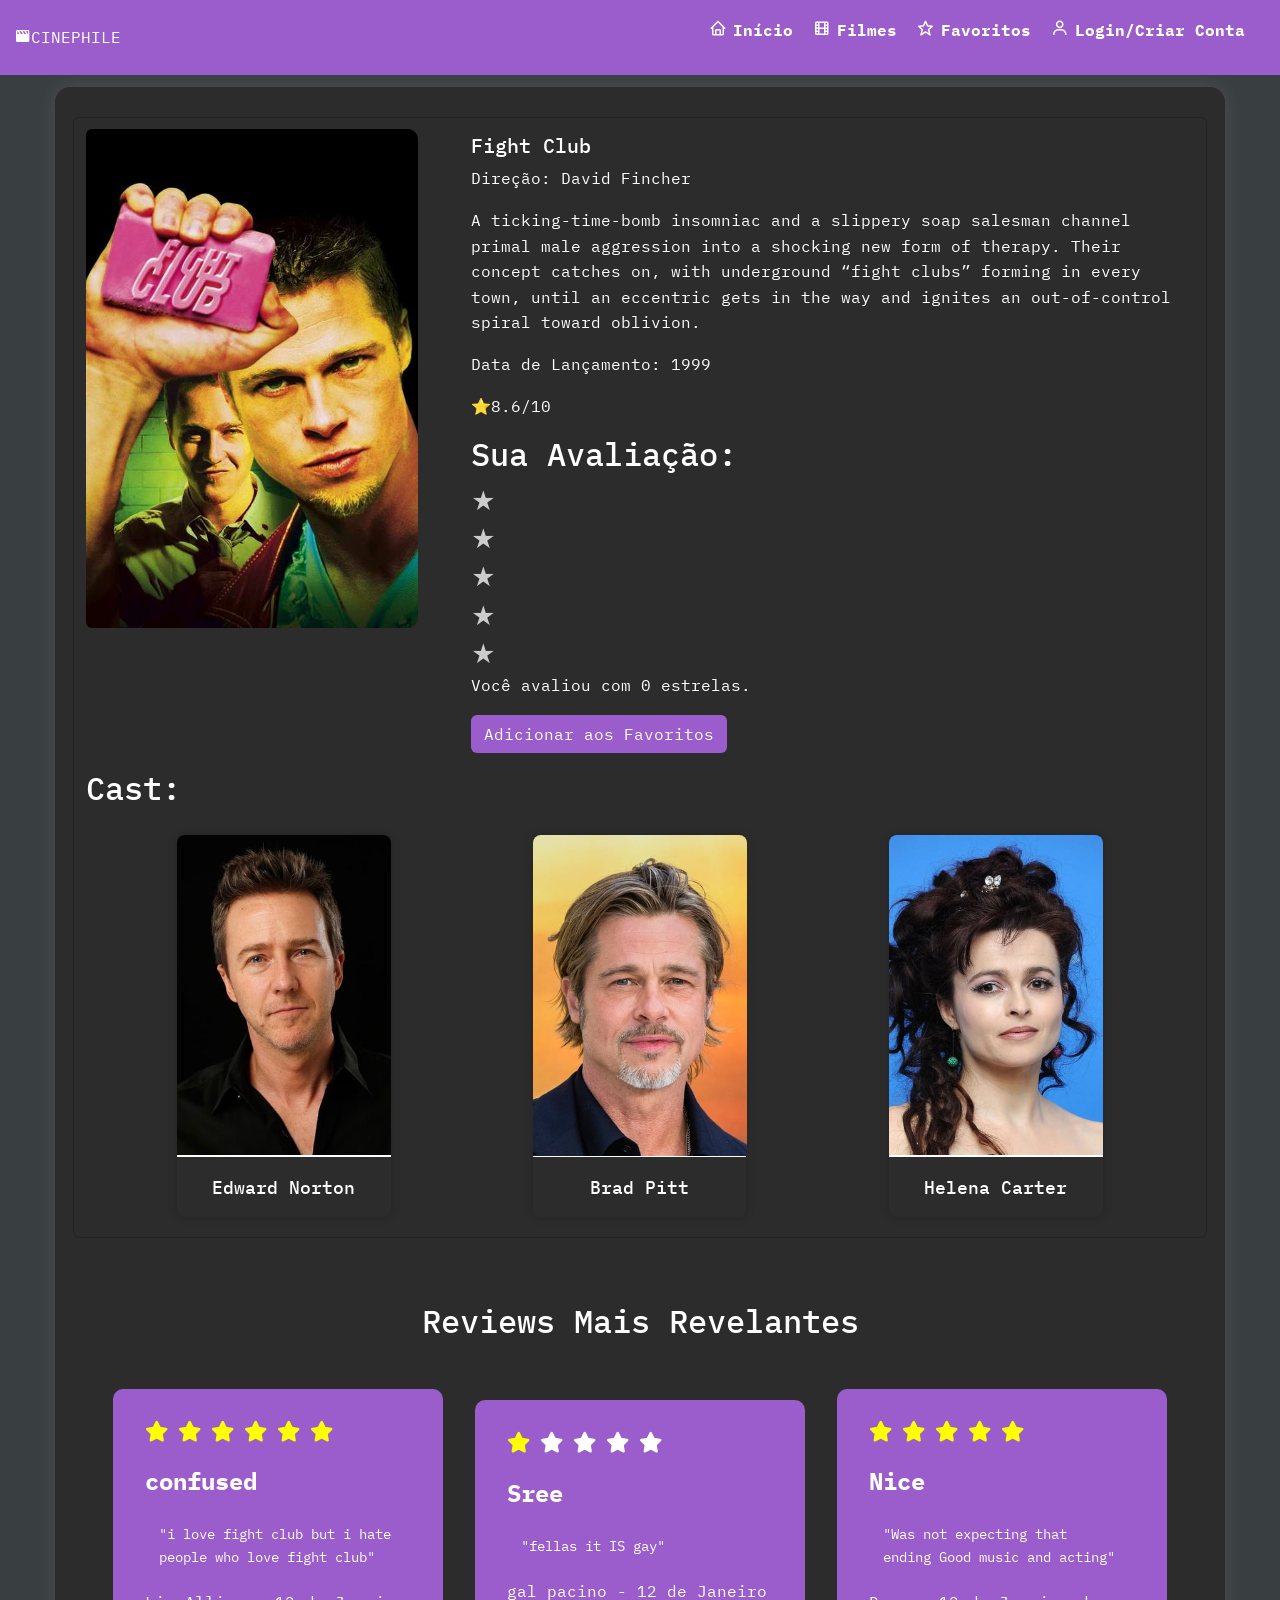
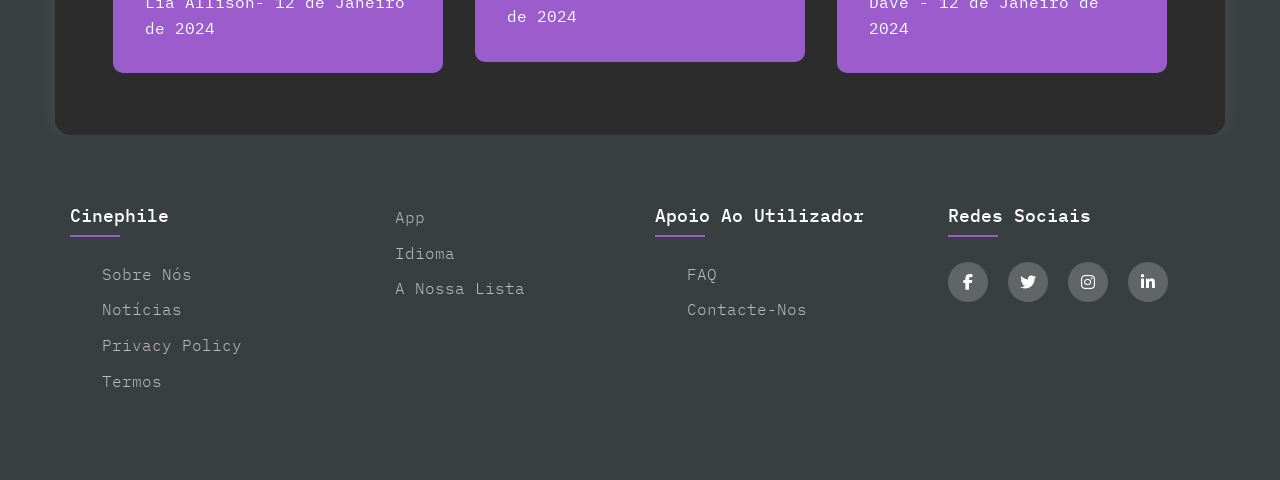
<file: fightclub_film.html>
<!DOCTYPE html>
<html lang="en">

<head>
    <meta charset="UTF-8">
    <meta name="viewport" content="width=device-width, initial-scale=1.0">
    <link rel="preconnect" href="https://fonts.googleapis.com">
    <link rel="preconnect" href="https://fonts.gstatic.com" crossorigin>
    <link rel="preconnect" href="https://fonts.googleapis.com">
    <link rel="preconnect" href="https://fonts.gstatic.com" crossorigin>
    <link rel="preconnect" href="https://fonts.googleapis.com">
    <link rel="preconnect" href="https://fonts.gstatic.com" crossorigin>
    <link
        href="https://fonts.googleapis.com/css2?family=IBM+Plex+Mono:ital,wght@0,400;0,500;0,600;0,700;1,400;1,500;1,600;1,700&family=Inter&family=Playfair+Display:ital,wght@0,400;0,500;0,600;0,700;0,800;0,900;1,400;1,500;1,600;1,700;1,800;1,900&display=swap"
        rel="stylesheet">
    <link rel="stylesheet" href="./css/styles.css">
    <link href="https://cdn.jsdelivr.net/npm/bootstrap@5.3.2/dist/css/bootstrap.min.css" rel="stylesheet"
        integrity="sha384-T3c6CoIi6uLrA9TneNEoa7RxnatzjcDSCmG1MXxSR1GAsXEV/Dwwykc2MPK8M2HN" crossorigin="anonymous">
    <link rel="stylesheet" type="text/css" href="https://cdn.jsdelivr.net/npm/boxicons@latest/css/boxicons.min.css">
    <link rel="stylesheet" href="./css/navbar.css">
    <link rel="stylesheet" href="./css/film.css">
    <link rel="stylesheet" href="./css/styles.css">
    <link rel="stylesheet" href="js/film.js">
    <link rel="stylesheet" href="https://unpkg.com/swiper/swiper-bundle.min.css" />
    <link rel="stylesheet" href="https://cdnjs.cloudflare.com/ajax/libs/font-awesome/6.4.2/css/all.min.css"
        integrity="sha512-z3gLpd7yknf1YoNbCzqRKc4qyor8gaKU1qmn+CShxbuBusANI9QpRohGBreCFkKxLhei6S9CQXFEbbKuqLg0DA=="
        crossorigin="anonymous" referrerpolicy="no-referrer" />
    <title>Fight Club</title>
</head>

<body>
    <div class="navbar">
        <div class="logo">
            <i class="bx bxs-movie"></i>CINEPHILE
        </div>
        <ul class="nav-links">
            <li><a href="index.html"><i class='bx bx-home nav_icon'></i>Início</a></li>
            <li><a href="movies.html"><i class='bx bx-film nav_icon'></i>Filmes</a></li>
            <li><a href="favorites.html"><i class='bx bx-star nav_icon'></i>Favoritos</a></li>
            <li><a href="login.html"><i class='bx bx-user nav_icon'></i>Login/Criar Conta</a></li>
        </ul>
        <ul class="nav-links_mobile">
            <li><a href="index.html"><i class='bx bx-home nav_icon'></i></a></li>
            <li><a href="movies.html"><i class='bx bx-film nav_icon'></i></a></li>
            <li><a href="favorites.html"><i class='bx bx-star nav_icon'></i></a></li>
            <li><a href="login.html"><i class='bx bx-user nav_icon'></i></a></li>
        </ul>
    </div>
    <div class="container movie-details left-box">
        <div class="row">
            <div class="card mb-3 film">
                <div class="row g-0">
                    <div class="col-md-4">
                        <img src="assets/images/fightclub.jpg" class="img-fluid rounded-start movie-img" alt="">
                    </div>
                    <div class="col-md-8">
                        <div class="card-body">
                            <h5 class="card-title">Fight Club</h5>
                            <p class="card-text">Direção: David Fincher</p>
                            <p class="card-text">A ticking-time-bomb insomniac and a slippery soap salesman channel
                                primal male aggression into a shocking new form of therapy. Their concept catches on,
                                with underground “fight clubs” forming in every town, until an eccentric gets in the way
                                and ignites an out-of-control spiral toward oblivion.

                            </p>
                            <p class="card-text">Data de Lançamento: 1999</p>
                            <p class="card-text">⭐8.6/10</p>
                            <div class="review-section">
                                <h2>Sua Avaliação:</h2>
                                <div class="stars" id="star-rating">
                                    <span class="star" data-value="1">&#9733;</span>
                                    <span class="star" data-value="2">&#9733;</span>
                                    <span class="star" data-value="3">&#9733;</span>
                                    <span class="star" data-value="4">&#9733;</span>
                                    <span class="star" data-value="5">&#9733;</span>
                                </div>
                                <p id="selected-rating">Nenhuma avaliação selecionada.</p>
                            </div>
                            <div id="review-form" style="display: none;">
                                <h2>Deixe sua Avaliação</h2>
                                <label for="review-title">Título:</label>
                                <input type="text" id="review-title" required>
                            
                                <label for="review-text">Crítica:</label>
                                <textarea id="review-text" rows="4" required></textarea>
                            
                                <button id="submit-review-btn" class="btn">Enviar Avaliação</button>
                            </div>
                            <button class="btn">Adicionar aos Favoritos</button>
                        </div>
                    </div>
                </div>
                <h2>Cast:</h2>
                <div class="swiper-container">
                    <div class="swiper-wrapper">
                        <div class="swiper-slide ">
                            <div class="filme">
                                <img src="assets/images/Edward Norton.jpg" alt="Filme 1" class="img-fluid">
                                <h3>Edward Norton</h3>
                            </div>
                        </div>
                        <div class="swiper-slide">
                            <div class="filme">
                                <img src="assets/images/Brad pitt.jpg" alt="Filme 2" class="img-fluid">
                                <h3>Brad Pitt</h3>
                            </div>
                        </div>
                        <div class="swiper-slide">
                            <div class="filme">
                                <img src="assets/images/HElena carter.jpg" alt="Filme 3" class="img-fluid">
                                <h3>Helena Carter</h3>
                            </div>
                        </div>

                    </div>

                </div>

            </div>
        </div>
        <div class="reviewBottomSection">
            <h1>Reviews Mais Revelantes</h1>
            <div class="commentContainer">
                <div class="eachComment">
                    <div class="fiveStars">
                        <i class="fa-solid fa-star rate"></i>
                        <i class="fa-solid fa-star rate"></i>
                        <i class="fa-solid fa-star rate"></i>
                        <i class="fa-solid fa-star rate"></i>
                        <i class="fa-solid fa-star rate"></i>
                        <i class="fa-solid fa-star rate"></i>


                    </div>
                    <div class="subject">confused</div>
                    <div class="message">i love fight club but i hate people who love fight club</div>
                    <div class="user">Lia Allison- 12 de Janeiro de 2024</div>
                </div>


                <div class="eachComment">
                    <div class="fiveStars">
                        <i class="fa-solid fa-star rate"></i>
                        <i class="fa-solid fa-star unrate"></i>
                        <i class="fa-solid fa-star unrate"></i>
                        <i class="fa-solid fa-star unrate"></i>
                        <i class="fa-solid fa-star unrate"></i>

                    </div>
                    <div class="subject">Sree</div>
                    <div class="message">fellas it IS gay</div>
                    <div class="user">gal pacino - 12 de Janeiro de 2024</div>
                </div>

                <div class="eachComment">
                    <div class="fiveStars">
                        <i class="fa-solid fa-star rate"></i>
                        <i class="fa-solid fa-star rate"></i>
                        <i class="fa-solid fa-star rate"></i>
                        <i class="fa-solid fa-star rate"></i>
                        <i class="fa-solid fa-star rate"></i>

                    </div>
                    <div class="subject">Nice</div>
                    <div class="message">Was not expecting that ending

                        Good music and acting</div>
                    <div class="user">Dave - 12 de Janeiro de 2024</div>
                </div>

            </div>
        </div>
    </div>
    <footer class="footer">
        <div class="container">
            <div class="row">
                <div class="footer-col">
                    <h4>Cinephile</h4>
                    <ul>
                        <li><a href="#">Sobre Nós</a></li>
                        <li><a href="#">Notícias</a></li>
                        <li><a href="#">Privacy Policy</a></li>
                        <li><a href="#">Termos</a></li>
                    </ul>
                </div>
                <div class="footer-col">
                    <ul>
                        <li><a href="#">App</a></li>
                        <li><a href="#">Idioma</a></li>
                        <li><a href="#">A Nossa Lista</a></li>
                    </ul>
                </div>
                <div class="footer-col">
                    <h4>Apoio ao Utilizador</h4>
                    <ul>
                        <li><a href="#">FAQ</a></li>
                        <li><a href="#">Contacte-nos</a></li>
                    </ul>
                </div>
                <div class="footer-col">
                    <h4>Redes Sociais</h4>
                    <div class="social-links">
                        <a href="#"><i class="fab fa-facebook-f"></i></a>
                        <a href="#"><i class="fab fa-twitter"></i></a>
                        <a href="#"><i class="fab fa-instagram"></i></a>
                        <a href="#"><i class="fab fa-linkedin-in"></i></a>
                    </div>
                </div>
            </div>
        </div>
    </footer>
    <script src="https://unpkg.com/swiper/swiper-bundle.min.js"></script>
    <script src="./js/film.js"></script>
</body>

</html>
</file>
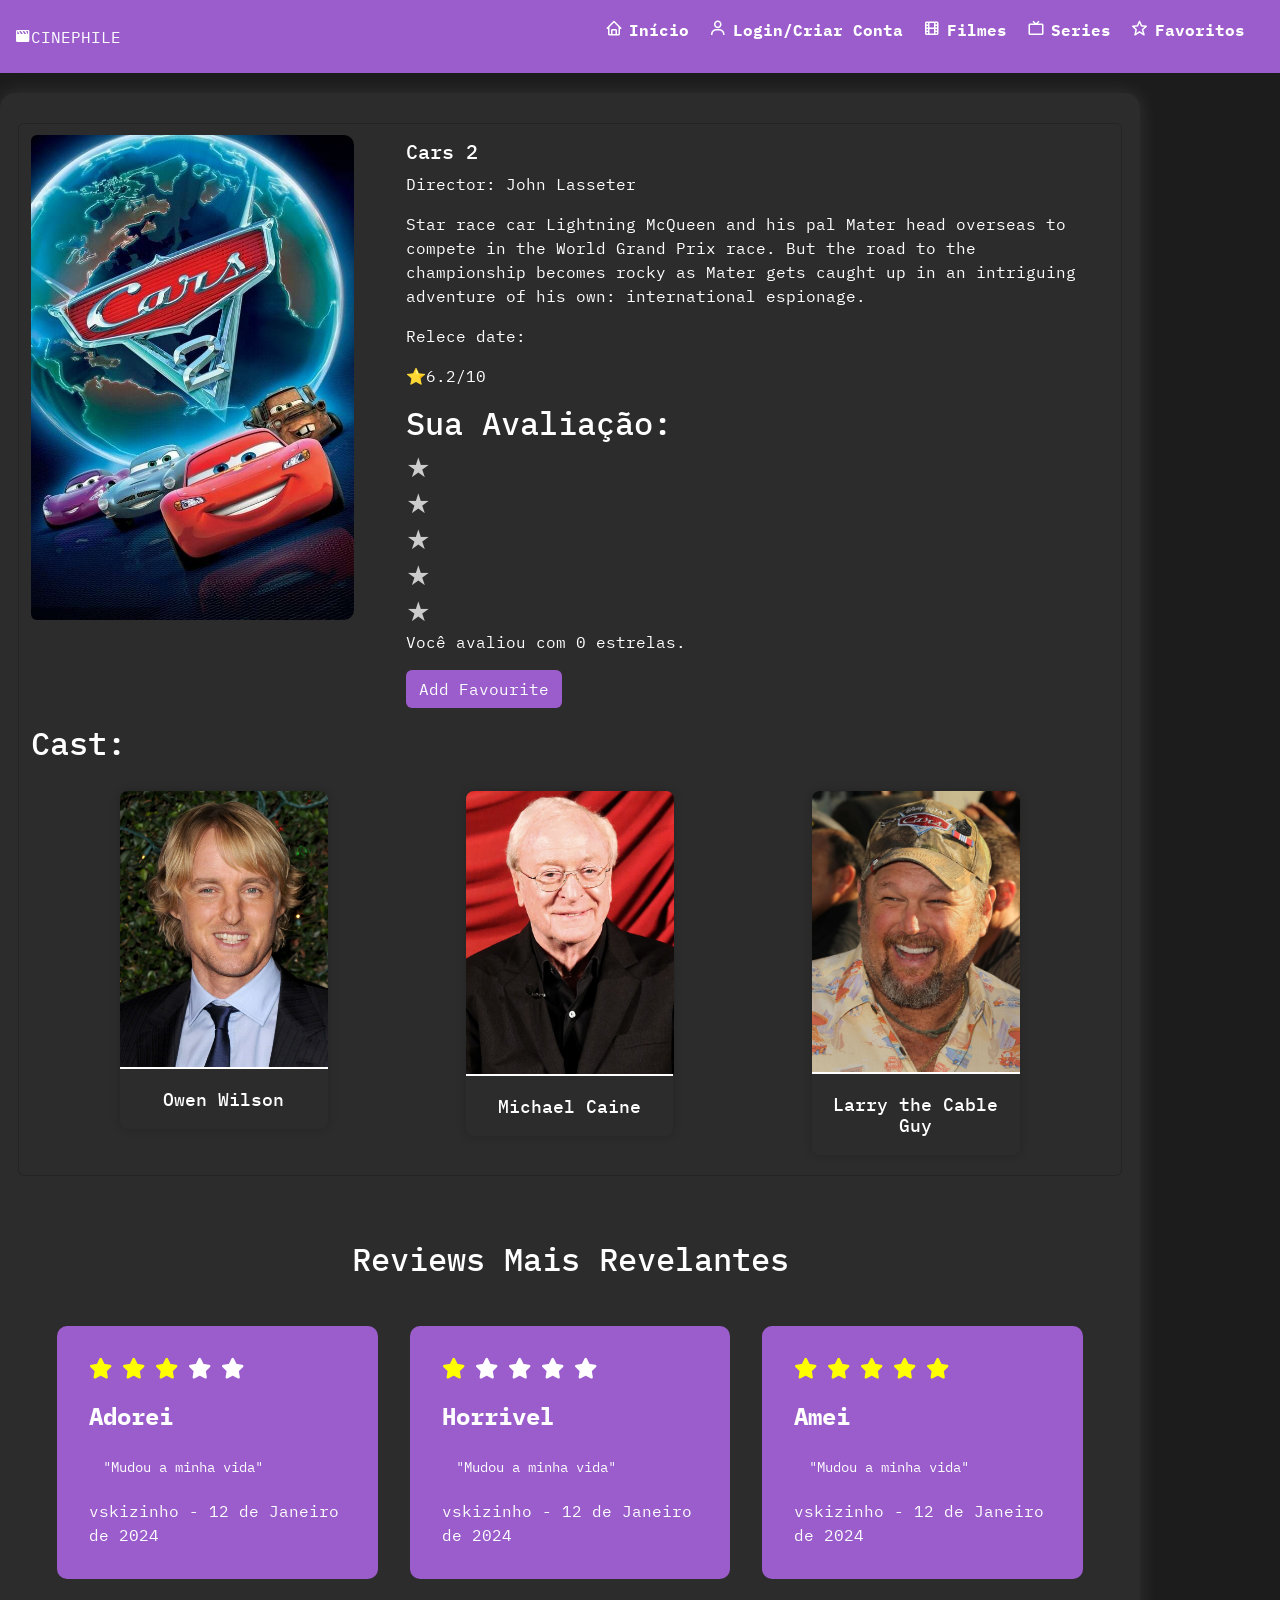
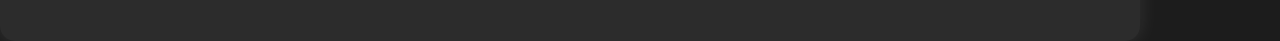
<file: film1.html>
<!DOCTYPE html>
<html lang="en">
<head>
    <meta charset="UTF-8">
    <meta name="viewport" content="width=device-width, initial-scale=1.0">
    <link rel="preconnect" href="https://fonts.googleapis.com">
    <link rel="preconnect" href="https://fonts.gstatic.com" crossorigin>
    <link rel="preconnect" href="https://fonts.googleapis.com">
    <link rel="preconnect" href="https://fonts.gstatic.com" crossorigin>
    <link rel="preconnect" href="https://fonts.googleapis.com">
    <link rel="preconnect" href="https://fonts.gstatic.com" crossorigin>
    <link href="https://fonts.googleapis.com/css2?family=IBM+Plex+Mono:ital,wght@0,400;0,500;0,600;0,700;1,400;1,500;1,600;1,700&family=Inter&family=Playfair+Display:ital,wght@0,400;0,500;0,600;0,700;0,800;0,900;1,400;1,500;1,600;1,700;1,800;1,900&display=swap" rel="stylesheet">    <link rel="stylesheet" href="./css/styles.css">
    <link href="https://cdn.jsdelivr.net/npm/bootstrap@5.3.2/dist/css/bootstrap.min.css" rel="stylesheet" integrity="sha384-T3c6CoIi6uLrA9TneNEoa7RxnatzjcDSCmG1MXxSR1GAsXEV/Dwwykc2MPK8M2HN" crossorigin="anonymous">
    <link rel="stylesheet" type="text/css" href="https://cdn.jsdelivr.net/npm/boxicons@latest/css/boxicons.min.css">
    <link rel="stylesheet" href="./css/navbar.css">
    <link rel="stylesheet" href="./css/film.css">
    <link rel="stylesheet" href="js/film.js">
    <link rel="stylesheet" href="https://unpkg.com/swiper/swiper-bundle.min.css" />
    <link rel="stylesheet" href="https://cdnjs.cloudflare.com/ajax/libs/font-awesome/6.4.2/css/all.min.css" integrity="sha512-z3gLpd7yknf1YoNbCzqRKc4qyor8gaKU1qmn+CShxbuBusANI9QpRohGBreCFkKxLhei6S9CQXFEbbKuqLg0DA==" crossorigin="anonymous" referrerpolicy="no-referrer" />
    <title>Document</title>
</head>
<body>
  <div class="navbar">
    <div class="logo">
        <i class="bx bxs-movie"></i>CINEPHILE
    </div>
    <ul class="nav-links">
        <li><a href="index.html"><i class='bx bx-home nav_icon'></i>Início</a></li>
        <li><a href=""><i class='bx bx-user nav_icon'></i>Login/Criar Conta</a></li>
        <li><a href=""><i class='bx bx-film nav_icon'></i>Filmes</a></li>
        <li><a href=""><i class='bx bx-tv nav_icon'></i>Series</a></li>
        <li><a href=""><i class='bx bx-star nav_icon'></i>Favoritos</a></li>
    </ul>
    <ul class="nav-links_mobile">
        <li><a href="index.html"><i class='bx bx-home nav_icon'></i></a></li>
        <li><a href=""><i class='bx bx-user nav_icon'></i></a></li>
        <li><a href=""><i class='bx bx-film nav_icon'></i></a></li>
        <li><a href=""><i class='bx bx-tv nav_icon'></i></a></li>
        <li><a href=""><i class='bx bx-star nav_icon'></i></a></li>
    </ul>
</div>
    <div class="container movie-details left-box">
      <div class="row">
          <div class="card mb-3 film">
            <div class="row g-0">
                <div class="col-md-4">
                        <img src="./assets/images/16560-cars-2-0-1000-0-1500-crop.jpg"
                        class="img-fluid rounded-start movie-img" alt="">
                </div>
                <div class="col-md-8">
                    <div class="card-body">
                        <h5 class="card-title">Cars 2</h5>
                        <p class="card-text">Director: John Lasseter</p>
                        <p class="card-text">Star race car Lightning McQueen and his pal Mater head overseas to compete in the World Grand Prix race. But the road to the championship becomes rocky as Mater gets caught up in an intriguing adventure of his own: international espionage.</p>
                        <p class="card-text">Relece date: </p>
                        <p class="card-text">⭐6.2/10</p>
                        <div class="review-section">
                          <h2>Sua Avaliação:</h2>
                          <div class="stars" id="star-rating">
                              <span class="star" data-value="1">&#9733;</span>
                              <span class="star" data-value="2">&#9733;</span>
                              <span class="star" data-value="3">&#9733;</span>
                              <span class="star" data-value="4">&#9733;</span>
                              <span class="star" data-value="5">&#9733;</span>
                          </div>
                          <p id="selected-rating">Nenhuma avaliação selecionada.</p>
                      </div>
                        <button class="btn">Add Favourite</button>
                    </div>
                </div>
            </div>
            <h2>Cast:</h2>
              <div class="swiper-container">
                <div class="swiper-wrapper">
                    <div class="swiper-slide ">
                        <div class="filme">
                            <img src="assets/images/transferir (1).jpeg" alt="Filme 1" class="img-fluid">
                            <h3>Owen Wilson</h3>
                        </div>
                    </div>
                    <div class="swiper-slide">
                        <div class="filme">
                            <img src="assets/images/Michael_Caine_-_Viennale_2012_a_(cropped).jpg" alt="Filme 2" class="img-fluid">
                            <h3>Michael Caine</h3>
                        </div>
                    </div>
                    <div class="swiper-slide">
                        <div class="filme">
                            <img src="assets/images/MV5BMTY5MjA0MjQ4Ml5BMl5BanBnXkFtZTcwNTIwMTc2NQ@@._V1_FMjpg_UX1000_.jpg" alt="Filme 3" class="img-fluid">
                            <h3>Larry the Cable Guy</h3>
                        </div>
                    </div>
                    
                </div>  
            
            </div>
        
        </div>
      </div>
      <div class="reviewBottomSection">
        <h1>Reviews Mais Revelantes</h1>
        <div class="commentContainer">
          <div class="eachComment">
              <div class="fiveStars">
                <i class="fa-solid fa-star rate"></i>
                <i class="fa-solid fa-star rate"></i>
                <i class="fa-solid fa-star rate"></i>
                <i class="fa-solid fa-star unrate"></i>
                <i class="fa-solid fa-star unrate"></i>
  
              </div>
              <div class="subject">Adorei</div>
              <div class="message">Mudou a minha vida</div>
              <div class="user">vskizinho - 12 de Janeiro de 2024</div>
          </div>


          <div class="eachComment">
              <div class="fiveStars">
                <i class="fa-solid fa-star rate"></i>
                <i class="fa-solid fa-star unrate"></i>
                <i class="fa-solid fa-star unrate"></i>
                <i class="fa-solid fa-star unrate"></i>
                <i class="fa-solid fa-star unrate"></i>
  
              </div>
              <div class="subject">Horrivel</div>
              <div class="message">Mudou a minha vida</div>
              <div class="user">vskizinho - 12 de Janeiro de 2024</div>
          </div>
        
          <div class="eachComment">
              <div class="fiveStars">
                <i class="fa-solid fa-star rate"></i>
                <i class="fa-solid fa-star rate"></i>
                <i class="fa-solid fa-star rate"></i>
                <i class="fa-solid fa-star rate"></i>
                <i class="fa-solid fa-star rate"></i>
  
              </div>
              <div class="subject">Amei</div>
              <div class="message">Mudou a minha vida</div>
              <div class="user">vskizinho - 12 de Janeiro de 2024</div>
          </div>
        
    </div>
<script src="https://unpkg.com/swiper/swiper-bundle.min.js"></script>
<script src="./js/film.js"></script>
</body>
</html>
</file>
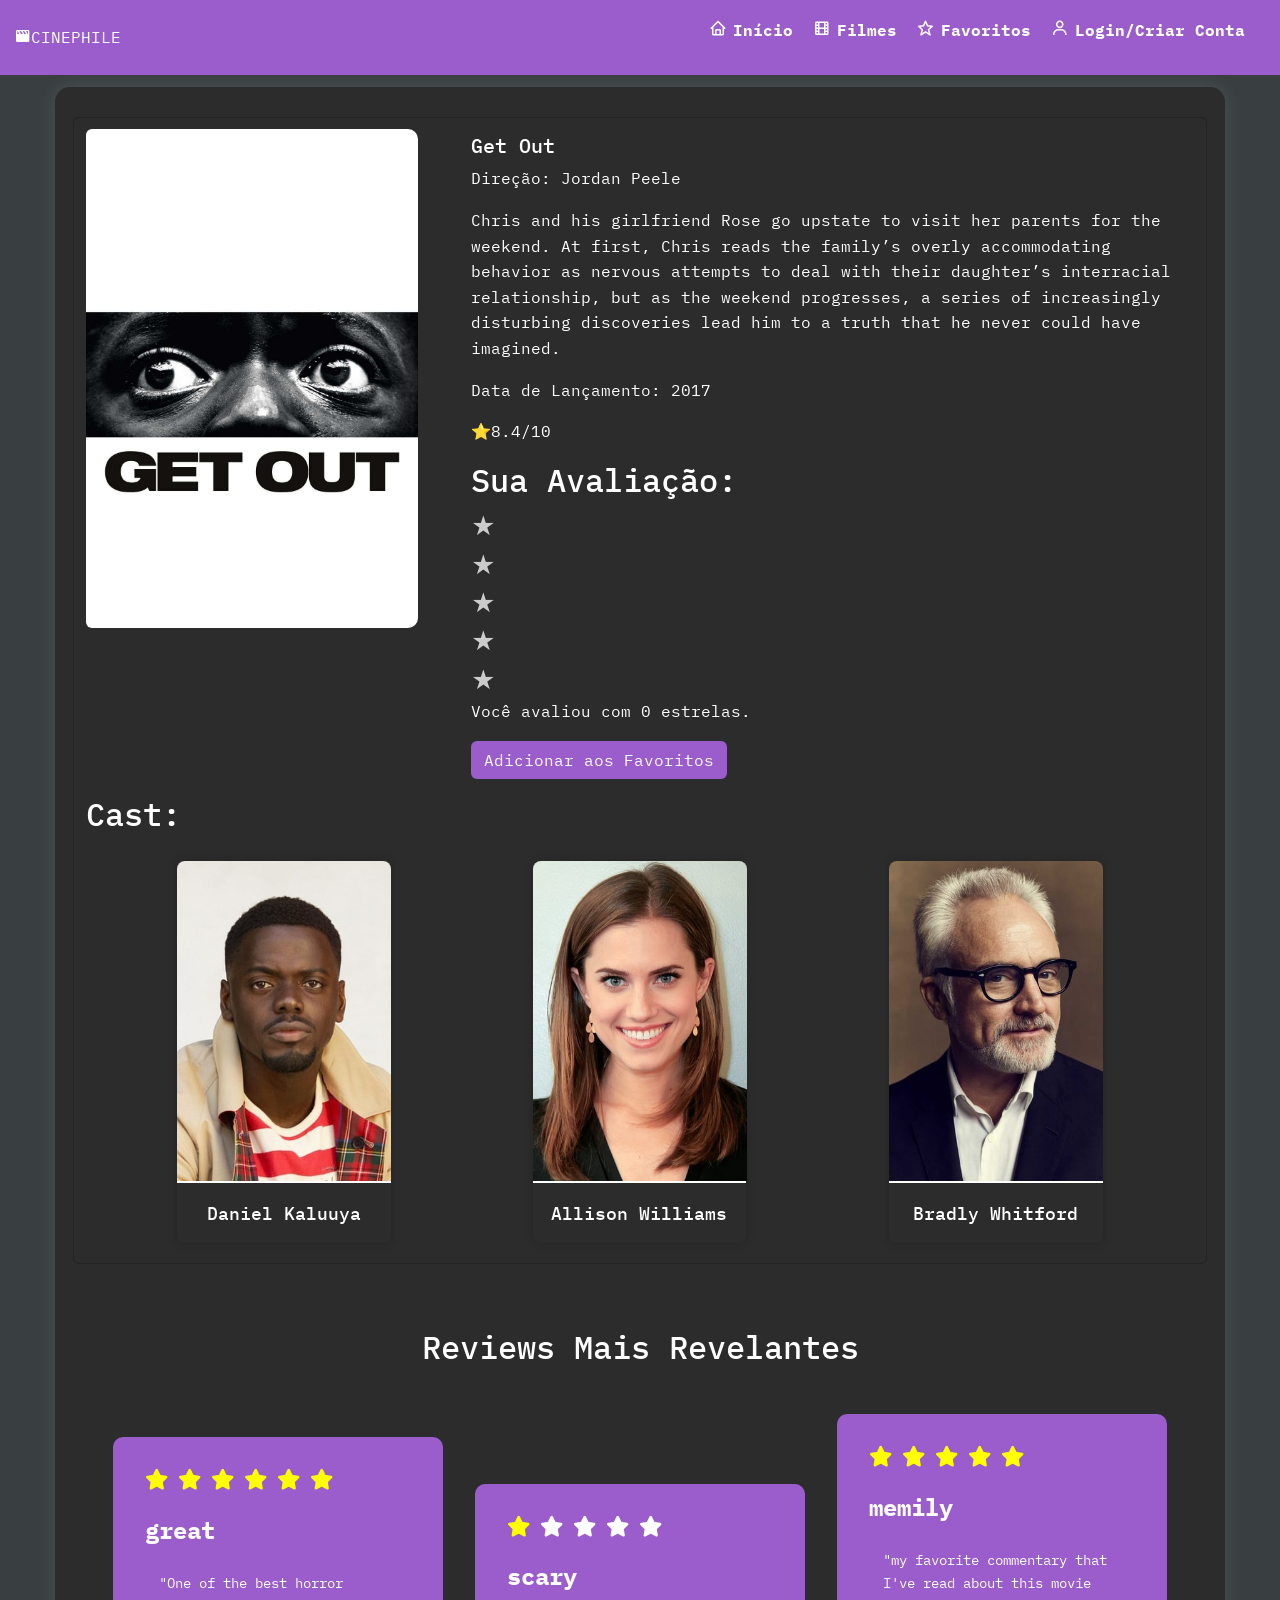
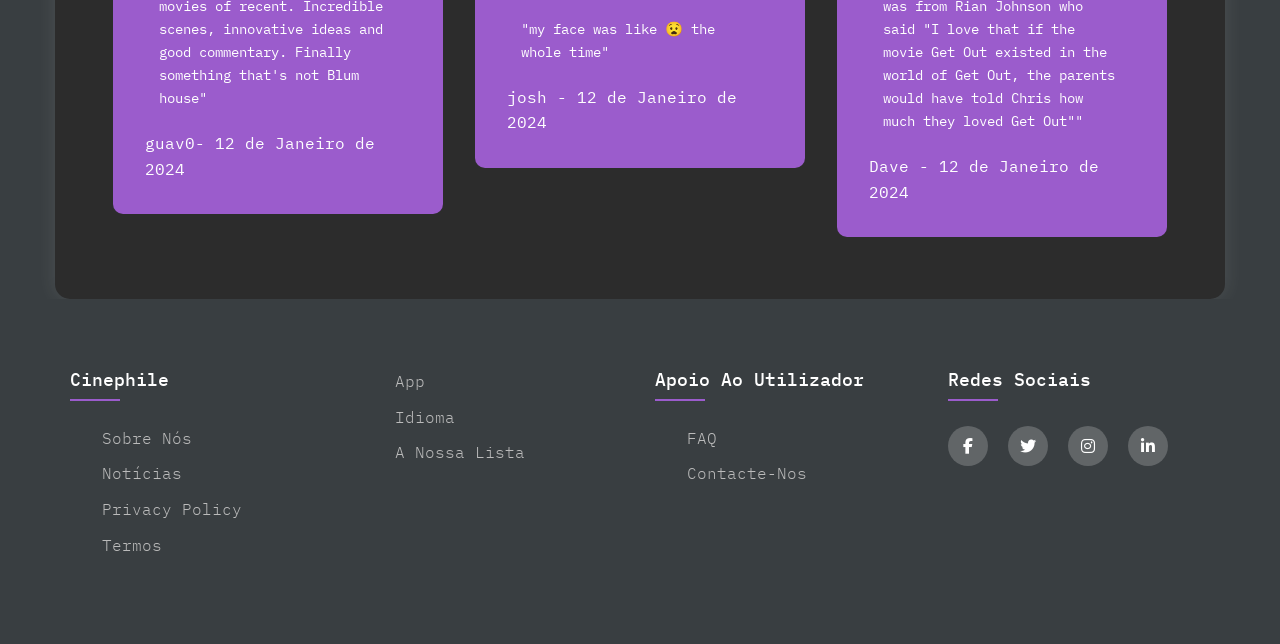
<file: getout_film.html>
<!DOCTYPE html>
<html lang="en">

<head>
    <meta charset="UTF-8">
    <meta name="viewport" content="width=device-width, initial-scale=1.0">
    <link rel="preconnect" href="https://fonts.googleapis.com">
    <link rel="preconnect" href="https://fonts.gstatic.com" crossorigin>
    <link rel="preconnect" href="https://fonts.googleapis.com">
    <link rel="preconnect" href="https://fonts.gstatic.com" crossorigin>
    <link rel="preconnect" href="https://fonts.googleapis.com">
    <link rel="preconnect" href="https://fonts.gstatic.com" crossorigin>
    <link
        href="https://fonts.googleapis.com/css2?family=IBM+Plex+Mono:ital,wght@0,400;0,500;0,600;0,700;1,400;1,500;1,600;1,700&family=Inter&family=Playfair+Display:ital,wght@0,400;0,500;0,600;0,700;0,800;0,900;1,400;1,500;1,600;1,700;1,800;1,900&display=swap"
        rel="stylesheet">
    <link rel="stylesheet" href="./css/styles.css">
    <link href="https://cdn.jsdelivr.net/npm/bootstrap@5.3.2/dist/css/bootstrap.min.css" rel="stylesheet"
        integrity="sha384-T3c6CoIi6uLrA9TneNEoa7RxnatzjcDSCmG1MXxSR1GAsXEV/Dwwykc2MPK8M2HN" crossorigin="anonymous">
    <link rel="stylesheet" type="text/css" href="https://cdn.jsdelivr.net/npm/boxicons@latest/css/boxicons.min.css">
    <link rel="stylesheet" href="./css/navbar.css">
    <link rel="stylesheet" href="./css/film.css">
    <link rel="stylesheet" href="./css/styles.css">
    <link rel="stylesheet" href="js/film.js">
    <link rel="stylesheet" href="https://unpkg.com/swiper/swiper-bundle.min.css" />
    <link rel="stylesheet" href="https://cdnjs.cloudflare.com/ajax/libs/font-awesome/6.4.2/css/all.min.css"
        integrity="sha512-z3gLpd7yknf1YoNbCzqRKc4qyor8gaKU1qmn+CShxbuBusANI9QpRohGBreCFkKxLhei6S9CQXFEbbKuqLg0DA=="
        crossorigin="anonymous" referrerpolicy="no-referrer" />
    <title>Get Out</title>
</head>

<body>
    <div class="navbar">
        <div class="logo">
            <i class="bx bxs-movie"></i>CINEPHILE
        </div>
        <ul class="nav-links">
            <li><a href="index.html"><i class='bx bx-home nav_icon'></i>Início</a></li>
            <li><a href="movies.html"><i class='bx bx-film nav_icon'></i>Filmes</a></li>
            <li><a href="favorites.html"><i class='bx bx-star nav_icon'></i>Favoritos</a></li>
            <li><a href="login.html"><i class='bx bx-user nav_icon'></i>Login/Criar Conta</a></li>
        </ul>
        <ul class="nav-links_mobile">
            <li><a href="index.html"><i class='bx bx-home nav_icon'></i></a></li>
            <li><a href="movies.html"><i class='bx bx-film nav_icon'></i></a></li>
            <li><a href="favorites.html"><i class='bx bx-star nav_icon'></i></a></li>
            <li><a href="login.html"><i class='bx bx-user nav_icon'></i></a></li>
        </ul>
    </div>
    <div class="container movie-details left-box">
        <div class="row">
            <div class="card mb-3 film">
                <div class="row g-0">
                    <div class="col-md-4">
                        <img src="assets/images/get out.jpg" class="img-fluid rounded-start movie-img" alt="">
                    </div>
                    <div class="col-md-8">
                        <div class="card-body">
                            <h5 class="card-title">Get Out</h5>
                            <p class="card-text">Direção: Jordan Peele</p>
                            <p class="card-text">Chris and his girlfriend Rose go upstate to visit her parents for the
                                weekend. At first, Chris reads the family’s overly accommodating behavior as nervous
                                attempts to deal with their daughter’s interracial relationship, but as the weekend
                                progresses, a series of increasingly disturbing discoveries lead him to a truth that he
                                never could have imagined.

                            </p>
                            <p class="card-text">Data de Lançamento: 2017</p>
                            <p class="card-text">⭐8.4/10</p>
                            <div class="review-section">
                                <h2>Sua Avaliação:</h2>
                                <div class="stars" id="star-rating">
                                    <span class="star" data-value="1">&#9733;</span>
                                    <span class="star" data-value="2">&#9733;</span>
                                    <span class="star" data-value="3">&#9733;</span>
                                    <span class="star" data-value="4">&#9733;</span>
                                    <span class="star" data-value="5">&#9733;</span>
                                </div>
                                <p id="selected-rating">Nenhuma avaliação selecionada.</p>
                            </div>
                            <div id="review-form" style="display: none;">
                                <h2>Deixe sua Avaliação</h2>
                                <label for="review-title">Título:</label>
                                <input type="text" id="review-title" required>
                            
                                <label for="review-text">Crítica:</label>
                                <textarea id="review-text" rows="4" required></textarea>
                            
                                <button id="submit-review-btn" class="btn">Enviar Avaliação</button>
                            </div>
                            <button class="btn">Adicionar aos Favoritos</button>
                        </div>
                    </div>
                </div>
                <h2>Cast:</h2>
                <div class="swiper-container">
                    <div class="swiper-wrapper">
                        <div class="swiper-slide ">
                            <div class="filme">
                                <img src="assets/images/Daniel kaluuya.jpg" alt="Filme 1" class="img-fluid">
                                <h3>Daniel Kaluuya</h3>
                            </div>
                        </div>
                        <div class="swiper-slide">
                            <div class="filme">
                                <img src="assets/images/Allison williams.jpg" alt="Filme 2" class="img-fluid">
                                <h3>Allison Williams</h3>
                            </div>
                        </div>
                        <div class="swiper-slide">
                            <div class="filme">
                                <img src="assets/images/bradley whitford.jpg" alt="Filme 3" class="img-fluid">
                                <h3>Bradly Whitford</h3>
                            </div>
                        </div>

                    </div>

                </div>

            </div>
        </div>
        <div class="reviewBottomSection">
            <h1>Reviews Mais Revelantes</h1>
            <div class="commentContainer">
                <div class="eachComment">
                    <div class="fiveStars">
                        <i class="fa-solid fa-star rate"></i>
                        <i class="fa-solid fa-star rate"></i>
                        <i class="fa-solid fa-star rate"></i>
                        <i class="fa-solid fa-star rate"></i>
                        <i class="fa-solid fa-star rate"></i>
                        <i class="fa-solid fa-star rate"></i>


                    </div>
                    <div class="subject">great</div>
                    <div class="message">One of the best horror movies of recent. Incredible scenes, innovative ideas
                        and good commentary. Finally something that's not Blum house</div>
                    <div class="user">guav0- 12 de Janeiro de 2024</div>
                </div>


                <div class="eachComment">
                    <div class="fiveStars">
                        <i class="fa-solid fa-star rate"></i>
                        <i class="fa-solid fa-star unrate"></i>
                        <i class="fa-solid fa-star unrate"></i>
                        <i class="fa-solid fa-star unrate"></i>
                        <i class="fa-solid fa-star unrate"></i>

                    </div>
                    <div class="subject">scary</div>
                    <div class="message">my face was like 😧 the whole time</div>
                    <div class="user"> josh - 12 de Janeiro de 2024</div>
                </div>

                <div class="eachComment">
                    <div class="fiveStars">
                        <i class="fa-solid fa-star rate"></i>
                        <i class="fa-solid fa-star rate"></i>
                        <i class="fa-solid fa-star rate"></i>
                        <i class="fa-solid fa-star rate"></i>
                        <i class="fa-solid fa-star rate"></i>

                    </div>
                    <div class="subject">memily</div>
                    <div class="message">my favorite commentary that I've read about this movie was from Rian Johnson
                        who said "I love that if the movie Get Out existed in the world of Get Out, the parents would
                        have told Chris how much they loved Get Out"</div>
                    <div class="user">Dave - 12 de Janeiro de 2024</div>
                </div>

            </div>
        </div>
    </div>
    <footer class="footer">
        <div class="container">
            <div class="row">
                <div class="footer-col">
                    <h4>Cinephile</h4>
                    <ul>
                        <li><a href="#">Sobre Nós</a></li>
                        <li><a href="#">Notícias</a></li>
                        <li><a href="#">Privacy Policy</a></li>
                        <li><a href="#">Termos</a></li>
                    </ul>
                </div>
                <div class="footer-col">
                    <ul>
                        <li><a href="#">App</a></li>
                        <li><a href="#">Idioma</a></li>
                        <li><a href="#">A Nossa Lista</a></li>
                    </ul>
                </div>
                <div class="footer-col">
                    <h4>Apoio ao Utilizador</h4>
                    <ul>
                        <li><a href="#">FAQ</a></li>
                        <li><a href="#">Contacte-nos</a></li>
                    </ul>
                </div>
                <div class="footer-col">
                    <h4>Redes Sociais</h4>
                    <div class="social-links">
                        <a href="#"><i class="fab fa-facebook-f"></i></a>
                        <a href="#"><i class="fab fa-twitter"></i></a>
                        <a href="#"><i class="fab fa-instagram"></i></a>
                        <a href="#"><i class="fab fa-linkedin-in"></i></a>
                    </div>
                </div>
            </div>
        </div>
    </footer>
    <script src="https://unpkg.com/swiper/swiper-bundle.min.js"></script>
    <script src="./js/film.js"></script>
</body>

</html>
</file>
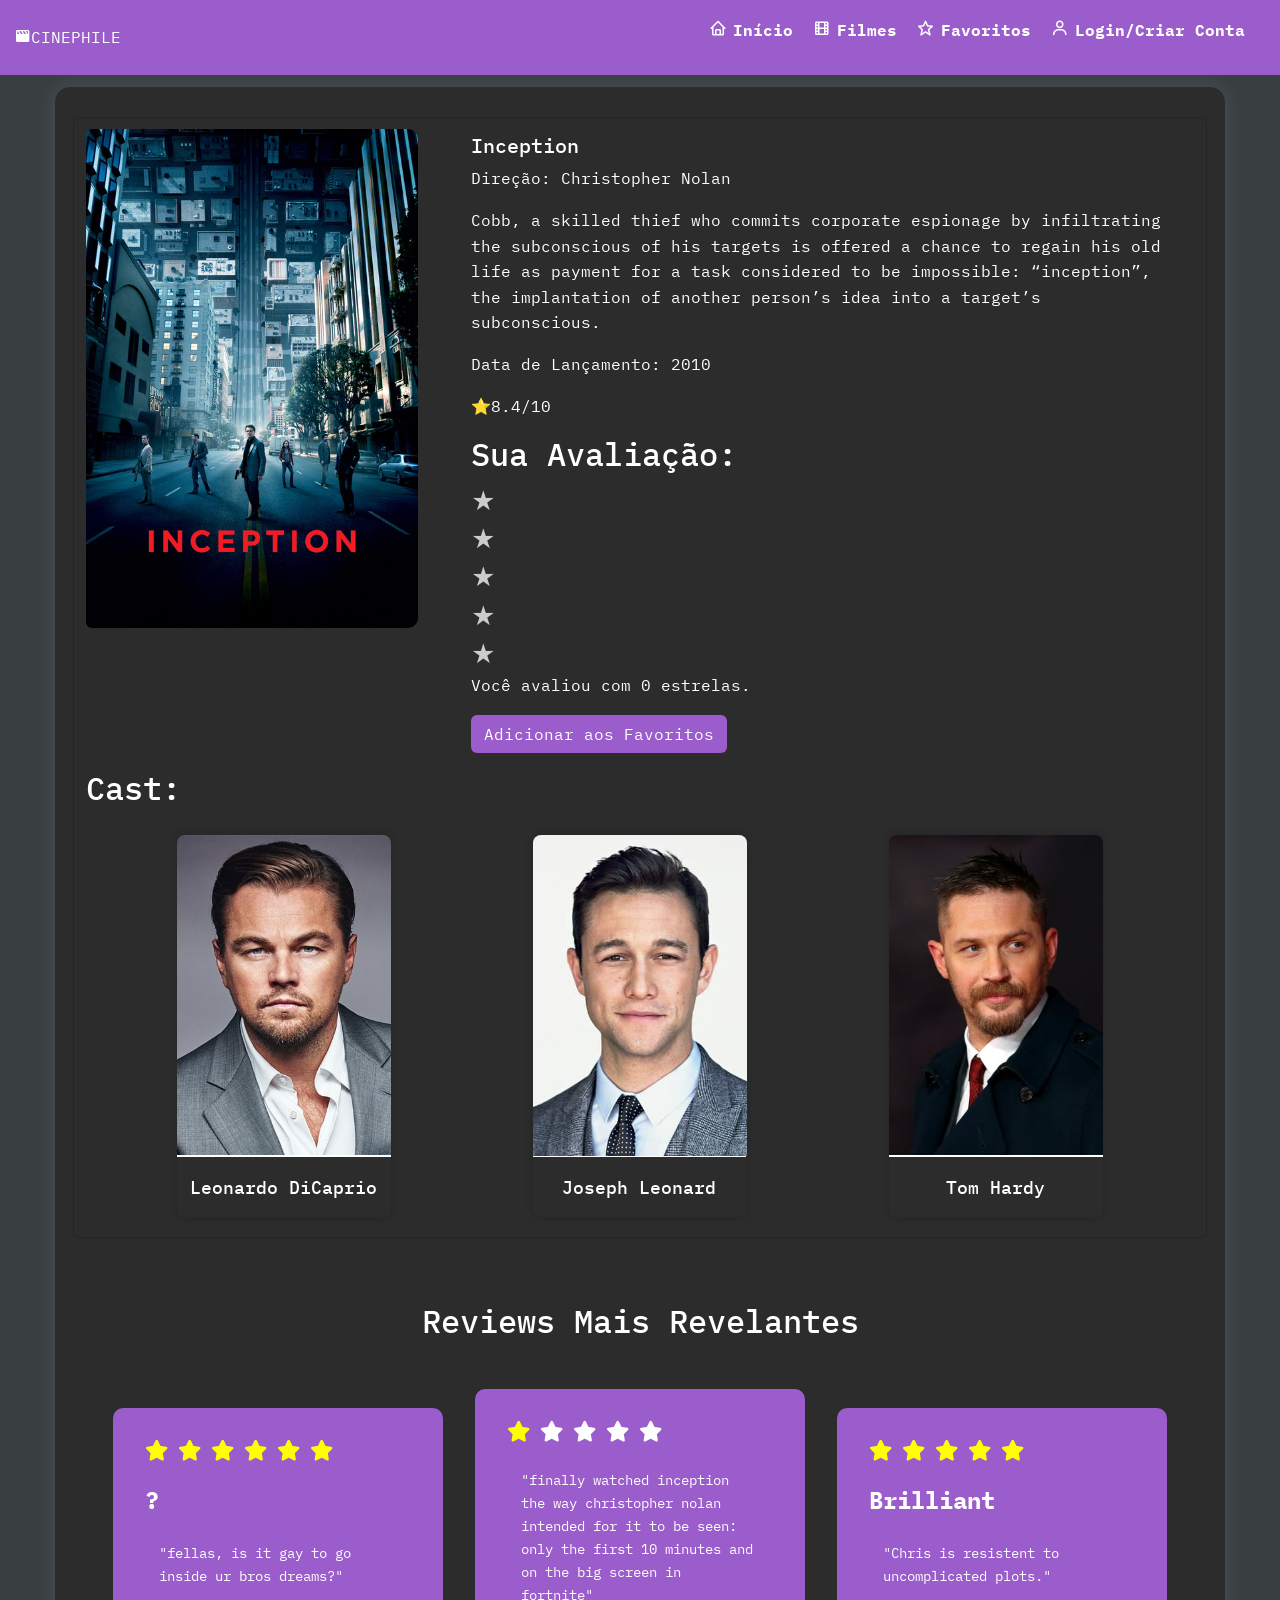
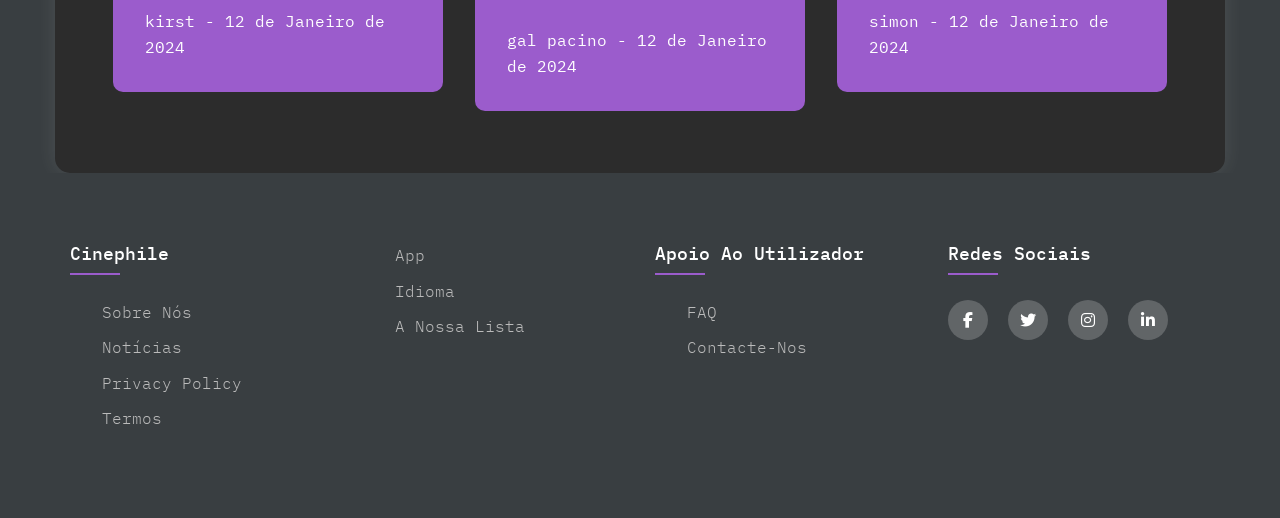
<file: inception_film.html>
<!DOCTYPE html>
<html lang="en">

<head>
    <meta charset="UTF-8">
    <meta name="viewport" content="width=device-width, initial-scale=1.0">
    <link rel="preconnect" href="https://fonts.googleapis.com">
    <link rel="preconnect" href="https://fonts.gstatic.com" crossorigin>
    <link rel="preconnect" href="https://fonts.googleapis.com">
    <link rel="preconnect" href="https://fonts.gstatic.com" crossorigin>
    <link rel="preconnect" href="https://fonts.googleapis.com">
    <link rel="preconnect" href="https://fonts.gstatic.com" crossorigin>
    <link
        href="https://fonts.googleapis.com/css2?family=IBM+Plex+Mono:ital,wght@0,400;0,500;0,600;0,700;1,400;1,500;1,600;1,700&family=Inter&family=Playfair+Display:ital,wght@0,400;0,500;0,600;0,700;0,800;0,900;1,400;1,500;1,600;1,700;1,800;1,900&display=swap"
        rel="stylesheet">
    <link rel="stylesheet" href="./css/styles.css">
    <link href="https://cdn.jsdelivr.net/npm/bootstrap@5.3.2/dist/css/bootstrap.min.css" rel="stylesheet"
        integrity="sha384-T3c6CoIi6uLrA9TneNEoa7RxnatzjcDSCmG1MXxSR1GAsXEV/Dwwykc2MPK8M2HN" crossorigin="anonymous">
    <link rel="stylesheet" type="text/css" href="https://cdn.jsdelivr.net/npm/boxicons@latest/css/boxicons.min.css">
    <link rel="stylesheet" href="./css/navbar.css">
    <link rel="stylesheet" href="./css/film.css">
    <link rel="stylesheet" href="./css/styles.css">
    <link rel="stylesheet" href="js/film.js">
    <link rel="stylesheet" href="https://unpkg.com/swiper/swiper-bundle.min.css" />
    <link rel="stylesheet" href="https://cdnjs.cloudflare.com/ajax/libs/font-awesome/6.4.2/css/all.min.css"
        integrity="sha512-z3gLpd7yknf1YoNbCzqRKc4qyor8gaKU1qmn+CShxbuBusANI9QpRohGBreCFkKxLhei6S9CQXFEbbKuqLg0DA=="
        crossorigin="anonymous" referrerpolicy="no-referrer" />
    <title>Inception</title>
</head>

<body>
    <div class="navbar">
        <div class="logo">
            <i class="bx bxs-movie"></i>CINEPHILE
        </div>
        <ul class="nav-links">
            <li><a href="index.html"><i class='bx bx-home nav_icon'></i>Início</a></li>
            <li><a href="movies.html"><i class='bx bx-film nav_icon'></i>Filmes</a></li>
            <li><a href="favorites.html"><i class='bx bx-star nav_icon'></i>Favoritos</a></li>
            <li><a href="login.html"><i class='bx bx-user nav_icon'></i>Login/Criar Conta</a></li>
        </ul>
        <ul class="nav-links_mobile">
            <li><a href="index.html"><i class='bx bx-home nav_icon'></i></a></li>
            <li><a href="movies.html"><i class='bx bx-film nav_icon'></i></a></li>
            <li><a href="favorites.html"><i class='bx bx-star nav_icon'></i></a></li>
            <li><a href="login.html"><i class='bx bx-user nav_icon'></i></a></li>
        </ul>
    </div>
    <div class="container movie-details left-box">
        <div class="row">
            <div class="card mb-3 film">
                <div class="row g-0">
                    <div class="col-md-4">
                        <img src="assets/images/inception.jpg" class="img-fluid rounded-start movie-img" alt="">
                    </div>
                    <div class="col-md-8">
                        <div class="card-body">
                            <h5 class="card-title">Inception</h5>
                            <p class="card-text">Direção: Christopher Nolan</p>
                            <p class="card-text">Cobb, a skilled thief who commits corporate espionage by infiltrating
                                the subconscious of his targets is offered a chance to regain his old life as payment
                                for a task considered to be impossible: “inception”, the implantation of another
                                person’s idea into a target’s subconscious.</p>
                            <p class="card-text">Data de Lançamento: 2010 </p>
                            <p class="card-text">⭐8.4/10</p>
                            <div class="review-section">
                                <h2>Sua Avaliação:</h2>
                                <div class="stars" id="star-rating">
                                    <span class="star" data-value="1">&#9733;</span>
                                    <span class="star" data-value="2">&#9733;</span>
                                    <span class="star" data-value="3">&#9733;</span>
                                    <span class="star" data-value="4">&#9733;</span>
                                    <span class="star" data-value="5">&#9733;</span>
                                </div>
                                <p id="selected-rating">Nenhuma avaliação selecionada.</p>
                            </div>
                            <div id="review-form" style="display: none;">
                                <h2>Deixe sua Avaliação</h2>
                                <label for="review-title">Título:</label>
                                <input type="text" id="review-title" required>
                            
                                <label for="review-text">Crítica:</label>
                                <textarea id="review-text" rows="4" required></textarea>
                            
                                <button id="submit-review-btn" class="btn">Enviar Avaliação</button>
                            </div>
                            <button class="btn">Adicionar aos Favoritos</button>
                        </div>
                    </div>
                </div>
                <h2>Cast:</h2>
                <div class="swiper-container">
                    <div class="swiper-wrapper">
                        <div class="swiper-slide ">
                            <div class="filme">
                                <img src="assets/images/Leonardo dicaprio.jpg" alt="Filme 1" class="img-fluid">
                                <h3>Leonardo DiCaprio</h3>
                            </div>
                        </div>
                        <div class="swiper-slide">
                            <div class="filme">
                                <img src="assets/images/Joseph leonard.jpg" alt="Filme 2" class="img-fluid">
                                <h3>Joseph Leonard</h3>
                            </div>
                        </div>
                        <div class="swiper-slide">
                            <div class="filme">
                                <img src="assets/images/tom hardy.jpg" alt="Filme 3" class="img-fluid">
                                <h3>Tom Hardy</h3>
                            </div>
                        </div>

                    </div>

                </div>

            </div>
        </div>
        <div class="reviewBottomSection">
            <h1>Reviews Mais Revelantes</h1>
            <div class="commentContainer">
                <div class="eachComment">
                    <div class="fiveStars">
                        <i class="fa-solid fa-star rate"></i>
                        <i class="fa-solid fa-star rate"></i>
                        <i class="fa-solid fa-star rate"></i>
                        <i class="fa-solid fa-star rate"></i>
                        <i class="fa-solid fa-star rate"></i>
                        <i class="fa-solid fa-star rate"></i>


                    </div>
                    <div class="subject">?</div>
                    <div class="message">fellas, is it gay to go inside ur bros dreams?</div>
                    <div class="user">kirst - 12 de Janeiro de 2024</div>
                </div>


                <div class="eachComment">
                    <div class="fiveStars">
                        <i class="fa-solid fa-star rate"></i>
                        <i class="fa-solid fa-star unrate"></i>
                        <i class="fa-solid fa-star unrate"></i>
                        <i class="fa-solid fa-star unrate"></i>
                        <i class="fa-solid fa-star unrate"></i>

                    </div>
                    <div class="subject"></div>
                    <div class="message">finally watched inception the way christopher nolan intended for it to be seen:
                        only the first 10 minutes and on the big screen in fortnite</div>
                    <div class="user">gal pacino - 12 de Janeiro de 2024</div>
                </div>

                <div class="eachComment">
                    <div class="fiveStars">
                        <i class="fa-solid fa-star rate"></i>
                        <i class="fa-solid fa-star rate"></i>
                        <i class="fa-solid fa-star rate"></i>
                        <i class="fa-solid fa-star rate"></i>
                        <i class="fa-solid fa-star rate"></i>

                    </div>
                    <div class="subject">Brilliant</div>
                    <div class="message">Chris is resistent to uncomplicated plots.</div>
                    <div class="user">simon - 12 de Janeiro de 2024</div>
                </div>

            </div>
        </div>
    </div>
    <footer class="footer">
        <div class="container">
            <div class="row">
                <div class="footer-col">
                    <h4>Cinephile</h4>
                    <ul>
                        <li><a href="#">Sobre Nós</a></li>
                        <li><a href="#">Notícias</a></li>
                        <li><a href="#">Privacy Policy</a></li>
                        <li><a href="#">Termos</a></li>
                    </ul>
                </div>
                <div class="footer-col">
                    <ul>
                        <li><a href="#">App</a></li>
                        <li><a href="#">Idioma</a></li>
                        <li><a href="#">A Nossa Lista</a></li>
                    </ul>
                </div>
                <div class="footer-col">
                    <h4>Apoio ao Utilizador</h4>
                    <ul>
                        <li><a href="#">FAQ</a></li>
                        <li><a href="#">Contacte-nos</a></li>
                    </ul>
                </div>
                <div class="footer-col">
                    <h4>Redes Sociais</h4>
                    <div class="social-links">
                        <a href="#"><i class="fab fa-facebook-f"></i></a>
                        <a href="#"><i class="fab fa-twitter"></i></a>
                        <a href="#"><i class="fab fa-instagram"></i></a>
                        <a href="#"><i class="fab fa-linkedin-in"></i></a>
                    </div>
                </div>
            </div>
        </div>
    </footer>
    <script src="https://unpkg.com/swiper/swiper-bundle.min.js"></script>
    <script src="./js/film.js"></script>
</body>

</html>
</file>
<file: css/styles.css>
:root {

    /**
     * colors
     */
  
    --rich-black-fogra-29: hsl(225, 25%, 9%);
    --rich-black-fogra-39: hsl(170, 21%, 5%);
    --raisin-black: hsl(228, 13%, 15%);
    --eerie-black: hsl(207, 19%, 11%);
    --light-gray: hsl(0, 3%, 80%);
    --gunmetal-1: hsl(229, 15%, 21%);
    --gunmetal-2: hsl(216, 22%, 18%);
    --gainsboro: hsl(0, 7%, 88%);
    --citrine: hsl(57, 97%, 45%);
    --xiketic: hsl(253, 21%, 13%);
    --gray-x: hsl(0, 0%, 74%);
    --white: hsl(0, 100%, 100%);
    --black: hsl(0, 0%, 0%);
    --jet: hsl(0, 0%, 20%);
  
    /**
     * typography
     */
  
    --ff-poppins: 'Poppins', sans-serif;
  
    --fs-1: 36px;
    --fs-2: 32px;
    --fs-3: 30px;
    --fs-4: 24px;
    --fs-5: 20px;
    --fs-6: 18px;
    --fs-7: 16px;
    --fs-8: 15px;
    --fs-9: 14px;
    --fs-10: 13px;
    --fs-11: 12px;
    --fs-12: 11px;
  
    --fw-500: 500;
    --fw-700: 700;
  
    /**
     * transition
     */
  
    --transition-1: 0.15s ease;
    --transition-2: 0.25s ease-in;
  
    /**
     * spacing
     */
  
    --section-padding: 100px;
  
  }
  





/* Reset de estilos padrão e definições globais */
body {
    margin: 0;
    font-family: 'IBM Plex Mono', monospace, 'Inter', sans-serif, 'Playfair Display', serif;
    font-size: 16px;
    line-height: 1.6;
    background-color: #393e41;
    color: #fff;
    overflow-x: hidden;
}

.button {
    background-color: #3498db;
    color: #fff;
    padding: 10px 20px;
    border: none;
    border-radius: 5px;
    cursor: pointer;
    transition: background-color 0.3s ease;
}

.button:hover {
    background-color: #2c3e50;
}

.icon {
    width: 30px;
    height: 30px;
}

.swiper {
    width: 600px;
    height: 300px;
}

.image {
    max-width: 100%;
    height: auto;
    border-radius: 8px;
    box-shadow: 0 0 10px rgba(0, 0, 0, 0.2);
    transition: transform 0.3s ease-in-out;
}

.image:hover {
    transform: scale(1.05);
}

/* Estilo para imagens no carrossel */
#imagem_carrossel {
    width: 100%;
    max-width: 300px;
    height: 400px;
    margin-left: 50px;
}

/* Estilo para vídeos de trailers */
.trailer {
    max-width: 700px;
    margin-right: 100px;
    display: block;
}

/* Estilo para a seção de filmes populares */
.filmes_populares {
    padding: 20px;
    background-color: #282c2f;
    border-radius: 10px;
}

.filmes_populares h2 {
    font-size: 28px;
    color: #fff;
    text-align: center;
    margin-bottom: 20px;
    
}

.prox_estreias_header{
    margin-left: 55px;
}

.filme-carousel {
    overflow: hidden;
}

.swiper-container {
    width: 100%;
    padding: 20px;
}

.d-flex.flex-row {
    display: flex;
    flex-wrap: wrap;
    justify-content: space-between;
}

.swiper-slide {
    width: 300px;
    /* Adjust the width as needed */
    margin: 0 auto;
    flex-shrink: 0;
}

.col-md-2 {
    flex: 0 0 calc(20% - 20px);
    margin-bottom: 20px;
}

/* Estilo para cada filme individual */
.filme {
    border-radius: 8px;
    overflow: hidden;
    box-shadow: 0 0 10px rgba(0, 0, 0, 0.2);
    transition: transform 0.3s ease-in-out;
}

.filme:hover {
    transform: scale(1.05);
}


.filme img {
    width: 100%;
    height: auto;
    border-bottom: 2px solid #fff;
}

.filme h3 {
    margin-top: 10px;
    text-align: center;
    font-size: 18px;
    color: #fff;
    padding: 10px;
}

/*top rated*/

li {
    list-style: none;
}

a {
    text-decoration: none;
}

a,
img,
span,
input,
button,
ion-icon {
    display: block;
}

input {
    font: inherit;
    width: 100%;
    border: none;
}

select,
button {
    font: inherit;
    background: none;
    border: none;
    cursor: pointer;
}


.container {
    max-width: 540px;
    margin-inline: auto;
}

.section-subtitle {
    color: var(--citrine);
    font-size: var(--fs-11);
    font-weight: var(--fw-500);
    text-transform: uppercase;
    letter-spacing: 1px;
    margin-bottom: 10px;
    text-align: center;
}

.h2 {
    font-size: var(--fs-2);
}

.filter-list {
    display: flex;
    flex-wrap: wrap;
    justify-content: center;
    align-items: center;
    gap: 10px;
}

.top-rated .img .background {
    background-size: cover;
    background-position: center;
    padding-block: var(--section-padding);
}

.top-rated .section-title {
    margin-bottom: 50px;
    padding-top: 1%;
}

.top-rated .filter-list {
    gap: 15px;
    margin-bottom: 50px;
}

.top-rated .filter-btn {
    position: relative;
    background: var(--rich-black-fogra-39);
    color: var(--light-gray);
    font-size: var(--fs-10);
    font-weight: var(--fw-700);
    text-transform: uppercase;
    padding: 17px 25px;
    border-radius: 4px;
    box-shadow: inset 0 3px 7px hsla(0, 0%, 0%, 0.8);
}

.top-rated .filter-btn:focus {
    color: var(--citrine);
    text-shadow: 0 3px 25px hsla(57, 97%, 45%, 0.5);
}

.top-rated .filter-btn:focus::before,
.top-rated .filter-btn:focus::after {
    content: "";
    position: absolute;
    top: 50%;
    transform: translateY(-50%);
    background: var(--citrine);
    width: 2px;
    height: 15px;
}

.top-rated .filter-btn:focus::before {
    left: 0;
}

.top-rated .filter-btn:focus::after {
    right: 0;
}

.movies-list {
    display: grid;
    gap: 50px;
}

.prox_estreias_header {
    padding-left: 5%;
    padding-top: 1%;
}

.movie-card {
    height: 100%;
    display: flex;
    flex-direction: column;
    justify-content: space-between;
}

.movie-card .card-banner {
    position: relative;
    background: var(--gunmetal-1);
    aspect-ratio: 2 / 3;
    border-radius: 6px;
    overflow: hidden;
    margin-bottom: 20px;
    transition: var(--transition-1);
}

.movie-card .card-banner::after {
    content: "";
    position: absolute;
    inset: 0;
    transition: var(--transition-1);
}

.movie-card .card-banner:hover {
    box-shadow: 0 1px 2px hsla(0, 0%, 0%, 0.5);
}

.movie-card .card-banner:hover::after {
    background: hsla(0, 0%, 100%, 0.05);
}

.movie-card .card-banner img {
    width: 100%;
    height: 100%;
    object-fit: cover;
}

.movie-card .title-wrapper {
    display: flex;
    justify-content: space-between;
    align-items: center;
    gap: 20px;
    margin-bottom: 10px;
}

.movie-card .card-title {
    color: var(--white);
    font-size: var(--fs-7);
    transition: var(--transition-1);
}

.movie-card .card-title:is(:hover, :focus) {
    color: var(--citrine);
}

.movie-card .title-wrapper time {
    color: var(--citrine);
    font-size: var(--fs-9);
    font-weight: var(--fw-500);
}

.movie-card .card-meta {
    display: flex;
    justify-content: flex-start;
    align-items: center;
    gap: 15px;
}

.movie-card .badge {
    color: var(--citrine);
}

.movie-card .duration {
    margin-left: auto;
}

.movie-card :is(.duration, .rating) {
    display: flex;
    align-items: center;
    gap: 5px;
    color: var(--gainsboro);
    font-size: var(--fs-11);
    font-weight: var(--fw-500);
}

.movie-card :is(.duration, .rating) ion-icon {
    font-size: 13px;
    --ionicon-stroke-width: 50px;
    color: var(--citrine);
}

.movies-list.has-scrollbar {
    display: flex;
    justify-content: flex-start;
    gap: 30px;
    overflow-x: auto;
    scroll-snap-type: inline mandatory;
    padding-bottom: 25px;
}

.has-scrollbar::-webkit-scrollbar {
    height: 8px;
}

.has-scrollbar::-webkit-scrollbar-track {
    background: transparent;
    box-shadow: 0 0 0 2px var(--citrine);
    border-radius: 10px;
}

.has-scrollbar::-webkit-scrollbar-thumb {
    background: var(--gainsboro);
    border-radius: 10px;
    box-shadow: inset 0 1px 0 var(--black),
        inset 0 -1px 0 var(--black);
}

.movies-list {
    display: grid;
    grid-template-columns: repeat(4, 1fr);

}

/* Estilos para o rodapé */
.container {
    max-width: 1170px;
    margin: auto;
}

.row {
    display: flex;
    flex-wrap: wrap;
}

.footer {
    background-color: #393e41;
    padding: 70px 0;
}

.footer-col {
    width: 25%;
    padding: 0 15px;
}

.footer-col h4 {
    font-size: 18px;
    color: #ffffff;
    text-transform: capitalize;
    margin-bottom: 35px;
    font-weight: 500;
    position: relative;
}

.footer-col h4::before {
    content: '';
    position: absolute;
    left: 0;
    bottom: -10px;
    background-color: #9b5CCC;
    height: 2px;
    box-sizing: border-box;
    width: 50px;
}

.footer-col ul li:not(:last-child) {
    margin-bottom: 10px;
}

.footer-col ul li a {
    font-size: 16px;
    text-transform: capitalize;
    color: #ffffff;
    text-decoration: none;
    font-weight: 300;
    color: #bbbbbb;
    display: block;
    transition: all 0.3s ease;
}

.footer-col ul li a:hover {
    color: #ffffff;
    padding-left: 8px;
}

.footer-col .social-links a {
    display: inline-block;
    height: 40px;
    width: 40px;
    background-color: rgba(255, 255, 255, 0.2);
    margin: 0 10px 10px 0;
    text-align: center;
    line-height: 40px;
    border-radius: 50%;
    color: #ffffff;
    transition: all 0.5s ease;
}

.footer-col .social-links a:hover {
    color: #24262b;
    background-color: #ffffff;
}
.image-effect {
    transition: transform 0.3s ease-in-out;
}

.image-effect:hover {
    transform: scale(1.1);
}
/* Responsividade */
@media (max-width: 1200px) {
    .col-md-2 {
        flex: 0 0 calc(25% - 20px);
    }
}

@media (max-width: 992px) {
    .col-md-2 {
        flex: 0 0 calc(33.3333% - 20px);
    }
}

@media (max-width: 767px) {
    .footer-col {
        width: 50%;
        margin-bottom: 30px;
    }

    .col-md-2 {
        flex: 0 0 calc(50% - 20px);
    }
}

@media (max-width: 574px) {
    .footer-col {
        width: 100%;
    }

    .movies-list{
        grid-template-columns: repeat(2, 1fr);
    }
}
.hidden{
    opacity: 0;
    transition: all 1s;
}
.show{
    opacity: 1;
}
</file>
<file: css/navbar.css>
.navbar {
  font-family: 'IBM Plex Mono', monospace, 'Inter', sans-serif, 'Playfair Display', serif;
  padding: 15px;
  display: flex;
  justify-content: space-between;
  align-items: center;
  color: white;
  margin-bottom: 1%;
}
.nav_icon {
  font-size: 18px; 
  margin-top: 4px;
  margin-right: 6px;
}
.logo a {
  color: white;
  text-decoration: none;
  font-size: 1.5em; 
  font-weight: bold;
}
.nav-links {
  list-style: none;
  display: flex;
}

.nav-links_mobile {
  list-style: none;
  display: none;
}

.nav-links li,
.nav-links_mobile li {
  display: flex;
  flex-direction: column;
  align-items: center;
  margin-right: 20px;
}


.nav-links a,
.nav-links_mobile a {
  text-decoration: none;
  color: white;
  font-weight: bold;
  transition: color 0.3s ease-in-out;
}

.nav-links a:hover,
.nav-links_mobile a:hover {
  color: #fecb00; 
}

@media only screen and (min-width: 1024px) {
  .navbar{
      background-color: #9B5CCC; 
  }
    
}

@media only screen and (max-width: 1024px) {
  .navbar {
      position: fixed;
      bottom: 0;
      width: 100%;
      justify-content: space-between;
      z-index: 100;

  }
  .logo {
      position: fixed;
      top: 0;
      left: 0;
      width: 100%;
      background-color: #9B5CCC;
      padding: 15px;
      text-align: center;
      z-index: 1;

  }
  .nav-links {
      display: none;
      flex-direction: column;
      align-items: center;
      width: 100%;
      background-color: #9B5CCC;
      position: fixed;
      top: 0;
      left: 0;
      z-index: 1;
      margin-top: 10px; 
  }

  .nav-links li {
      margin: 10px 0;
  }

  .nav-links a {
      color: white;
  }

  .nav_icon {
      font-size: 30px; 
  }

  .nav-links_mobile {
      display: flex;
      justify-content: center; 
      align-items: center;
      list-style: none;
      margin: 0;
      padding: 0;
      background-color: #9B5CCC;
      position: fixed;
      bottom: 0;
      left: 0;
      z-index: 1;
      width: 100%;
      margin-top: 5px;

  }

  .nav-links_mobile li {
      margin: 0;
  }

  .nav-links_mobile a {
      color: white;
  }

  #nav-toggle {
      display: none; 
  }

  #nav-toggle-label {
      cursor: pointer;
      color: white;
      margin-top: 10px;
      display: block;
      position: fixed; 
      top: 10px;
      right: 10px;
      font-size: 30px; 
  }

  #nav-toggle:checked + .nav-links,
  #nav-toggle:checked + .nav-links_mobile {
      display: flex;
      flex-direction: column;
      align-items: center;
  }
}
</file>
<file: css/film.css>
body {
    font-family: 'IBM Plex Mono', monospace, 'Inter', sans-serif, 'Playfair Display', serif;
    margin: 0;
    padding: 0;
    height: 100vh;
    background-color: #1c1c1c;
}

.movie-details {
    width: 100%;
    margin: 3% 0;
}
.film{
    color: #fff;
    background-color: #2c2c2c;
}
.left-box {
    color: #fff;
    margin: 20px 0;
    padding: 30px;
    border-radius: 15px;
    background-color: #2c2c2c;
    box-shadow: 0 0 20px rgba(255, 255, 255, 0.1);
    transition: background-color 0.3s ease-in-out;
}

.left-box:hover {
    background-color: #333;
}

.casting img {
    height: 300px;
    width: 250px;
    margin-right: 10px;
    cursor: pointer;
    border-radius: 25%;
    transition: transform 0.3s ease-in-out, box-shadow 0.3s ease-in-out;
}

.casting img:hover {
    transform: scale(1.1);
    box-shadow: 0 0 15px rgba(255, 255, 255, 0.3);
}

.movie-img {
    margin-top: 3%;
    width: 90%;
    border-radius: 10px;
    transition: box-shadow 0.3s ease-in-out;
}

.movie-img:hover {
    box-shadow: -8px 8px 20px rgba(0, 0, 0, 0.4);
}

* {
    box-sizing: border-box;
}
.swiper-container {
    width: 100%;
    padding: 20px;
}
.d-flex.flex-row {
    display: flex;
    flex-wrap: wrap;
    justify-content: space-between;
}
.swiper-slide {
    width: 300px; /* Adjust the width as needed */
    margin: 0 auto;
    flex-shrink: 0;
}
.col-md-2 {
    flex: 0 0 calc(20% - 20px);
    margin-bottom: 20px;
}

/* Estilo para cada filme individual */
.filme {
    border-radius: 8px;
    overflow: hidden;
    box-shadow: 0 0 10px rgba(0, 0, 0, 0.2);
    transition: transform 0.3s ease-in-out;
}
.filme:hover {
    transform: scale(1.05);
}


.filme img {
    width: 100%;
    height: auto;
    border-bottom: 2px solid #fff;
}
.filme h3 {
    margin-top: 10px;
    text-align: center;
    font-size: 18px;
    color: #fff;
    padding: 10px;
}
.btn{
    background-color:#9B5CCC ;
    color: white;
}
.reviewBottomSection{
    margin-top: 3em;
}
.reviewBottomSection >h1{
    font-size: 2rem;
    text-align: center;
    max-width: 500px;
    margin: auto;
    margin-bottom: .5rem;
}
.commentContainer{
    width: 95%;
    max-width: 1200px;
    margin: auto;
    display: grid;
    gap: 2em;
    justify-items: center;
    align-items: center;
    margin-top: 3em;
    padding-bottom: 2em;
}
.eachComment{
    background-color: #9B5CCC;
    padding:2em;
    border-radius: 10px;
    width: 100%;

}
.eachComment .fiveStars{
    margin-bottom: 1em;
}
.eachComment .fiveStars i{
    font-size: 1.3rem;
}
.unrate{
  color: white;  
}
.rate{
    color: yellow;  
  }
.subject{
    color: white;
    font-size: 1.5rem;
    font-weight: 700;
    margin-bottom: .5em;
}
.message, .location{
    color: white;
}
.message{
    margin: 1.5em 1em;
    font-size: .9rem;
}
.message::before{
    content: '"';
}
.message::after{
    content: '"';
}
.location{
    font-size: .8rem;
}
.stars {
    font-size: 24px;
    cursor: pointer;
}

.star {
    color: #ccc;
    transition: color 0.3s ease-in-out;
}

.star:hover {
    color: #ffd700;
}
#review-form {
    display: none;
    margin-top: 20px;
    padding: 20px;
    border-radius: 8px;
    background-color: #2c2c2c;
    box-shadow: 0 0 20px rgba(255, 255, 255, 0.1);
    transition: background-color 0.3s ease-in-out;
}

#review-form h2 {
    color: #fff;
    font-size: 1.5rem;
    margin-bottom: 15px;
}

#review-form label {
    display: block;
    color: #fff;
    margin-bottom: 5px;
}

#review-form input,
#review-form textarea {
    width: 100%;
    padding: 8px;
    margin-bottom: 15px;
    border: 1px solid #ccc;
    border-radius: 4px;
    background-color: #1c1c1c;
    color: #fff;
}

#review-form button {
    background-color: #9B5CCC;
    color: white;
    padding: 10px;
    border: none;
    border-radius: 4px;
    cursor: pointer;
}

#review-form button:hover {
    background-color: #763B8A;
}

@media screen and (min-width:1000px) {
    .commentContainer{
        grid-template-columns: 1fr 1fr 1fr;
    } 
}
</file>
